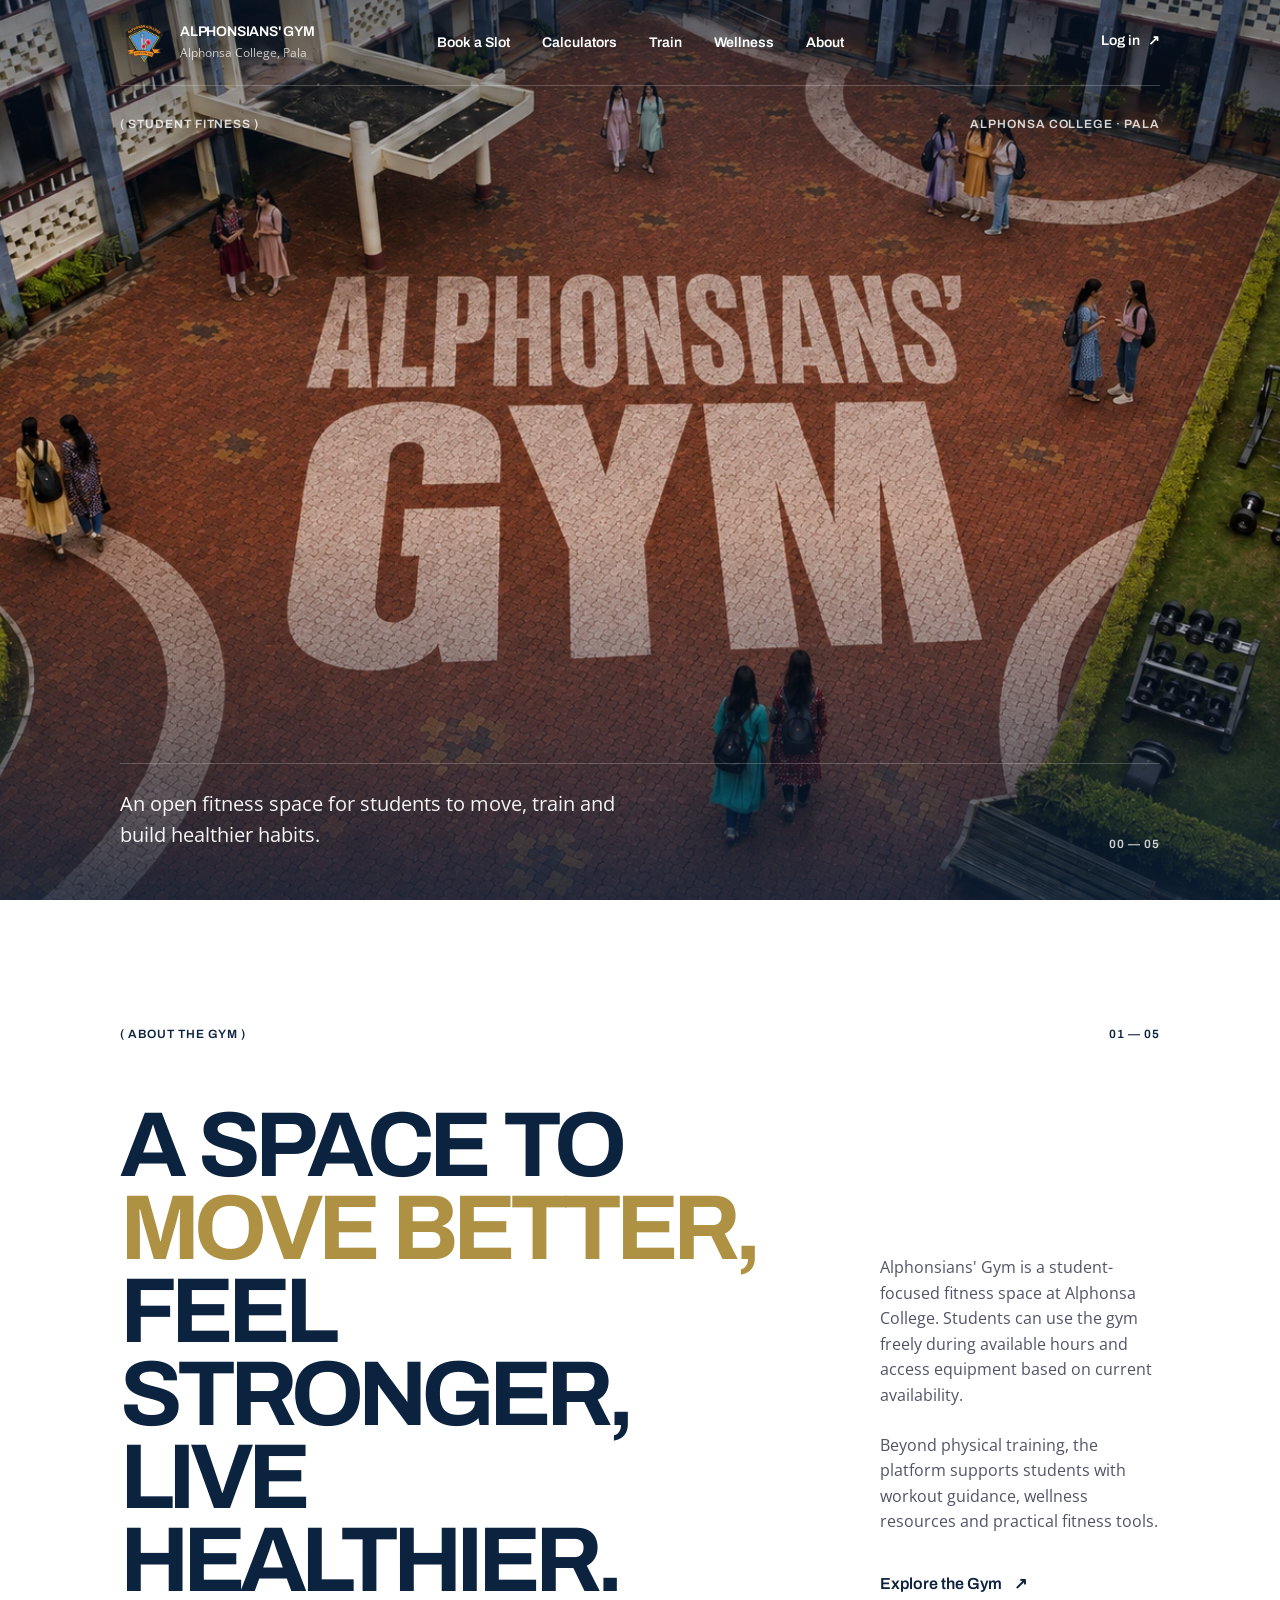
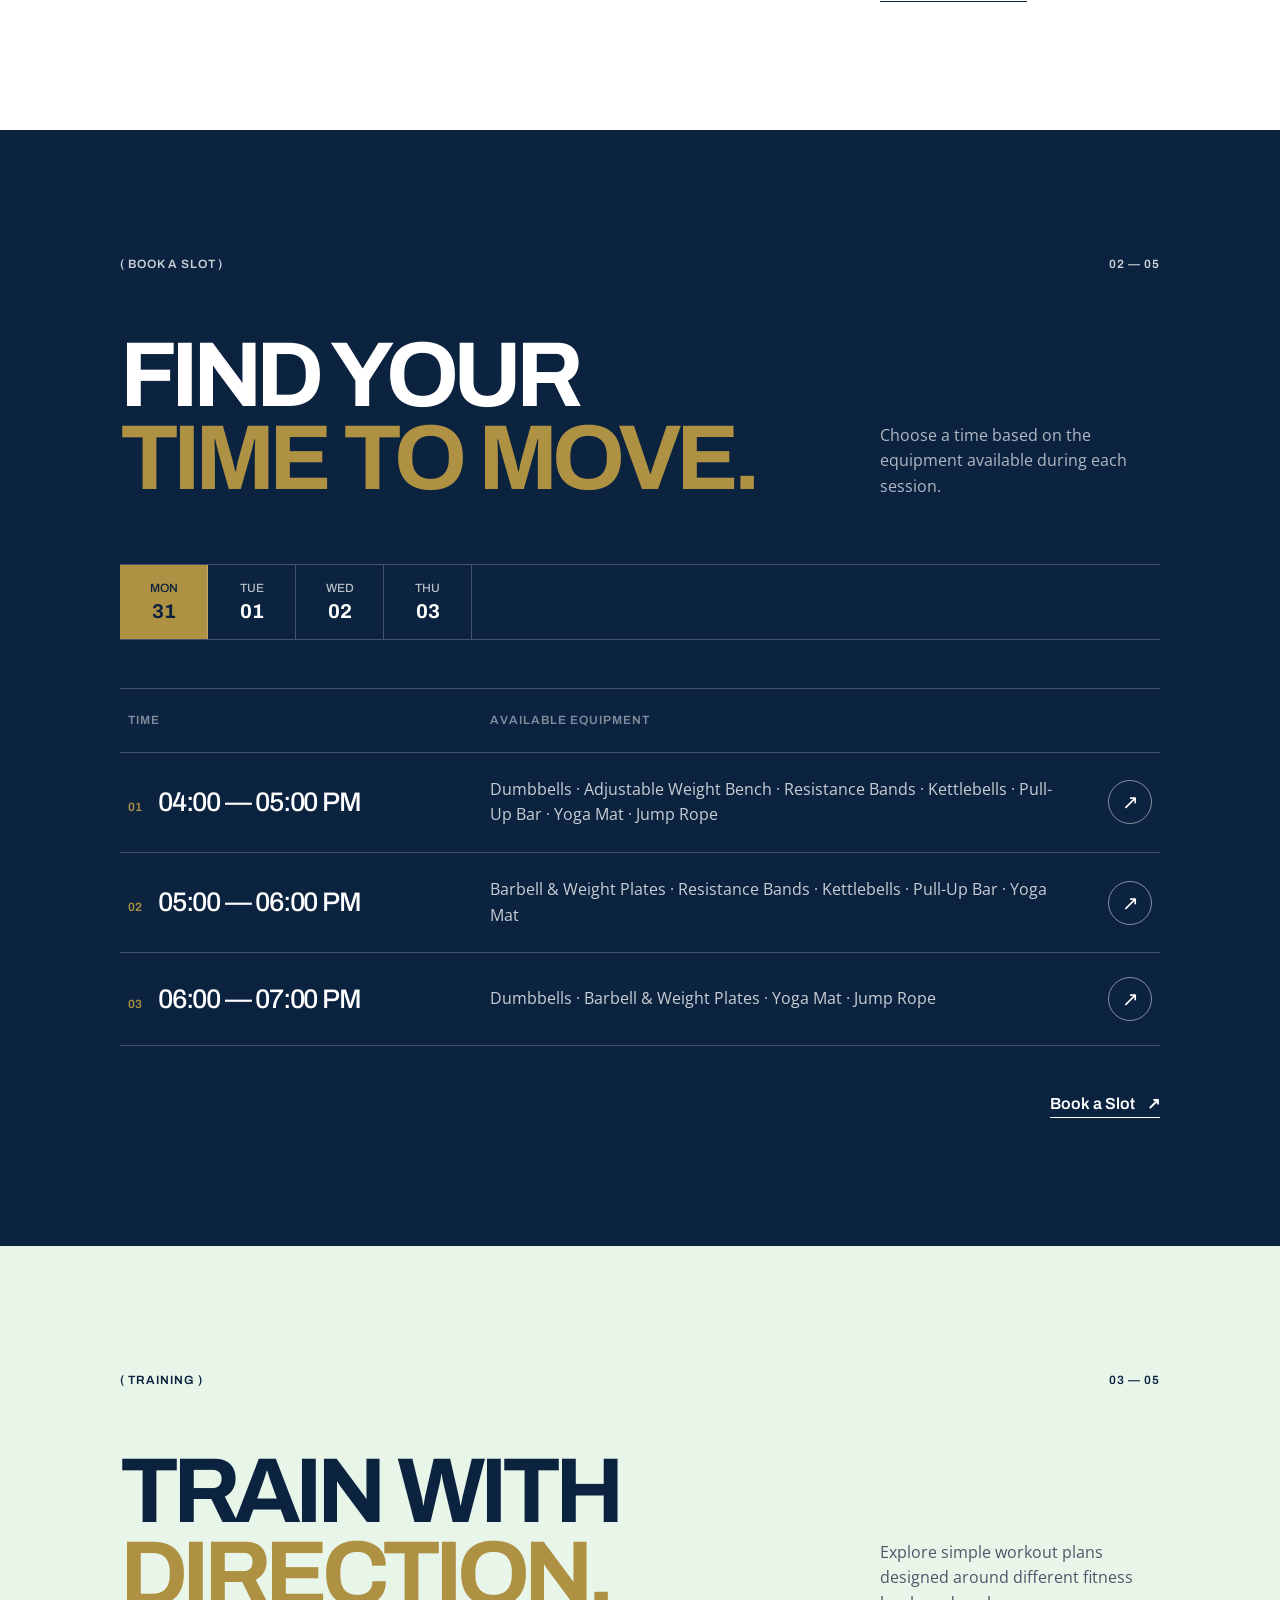
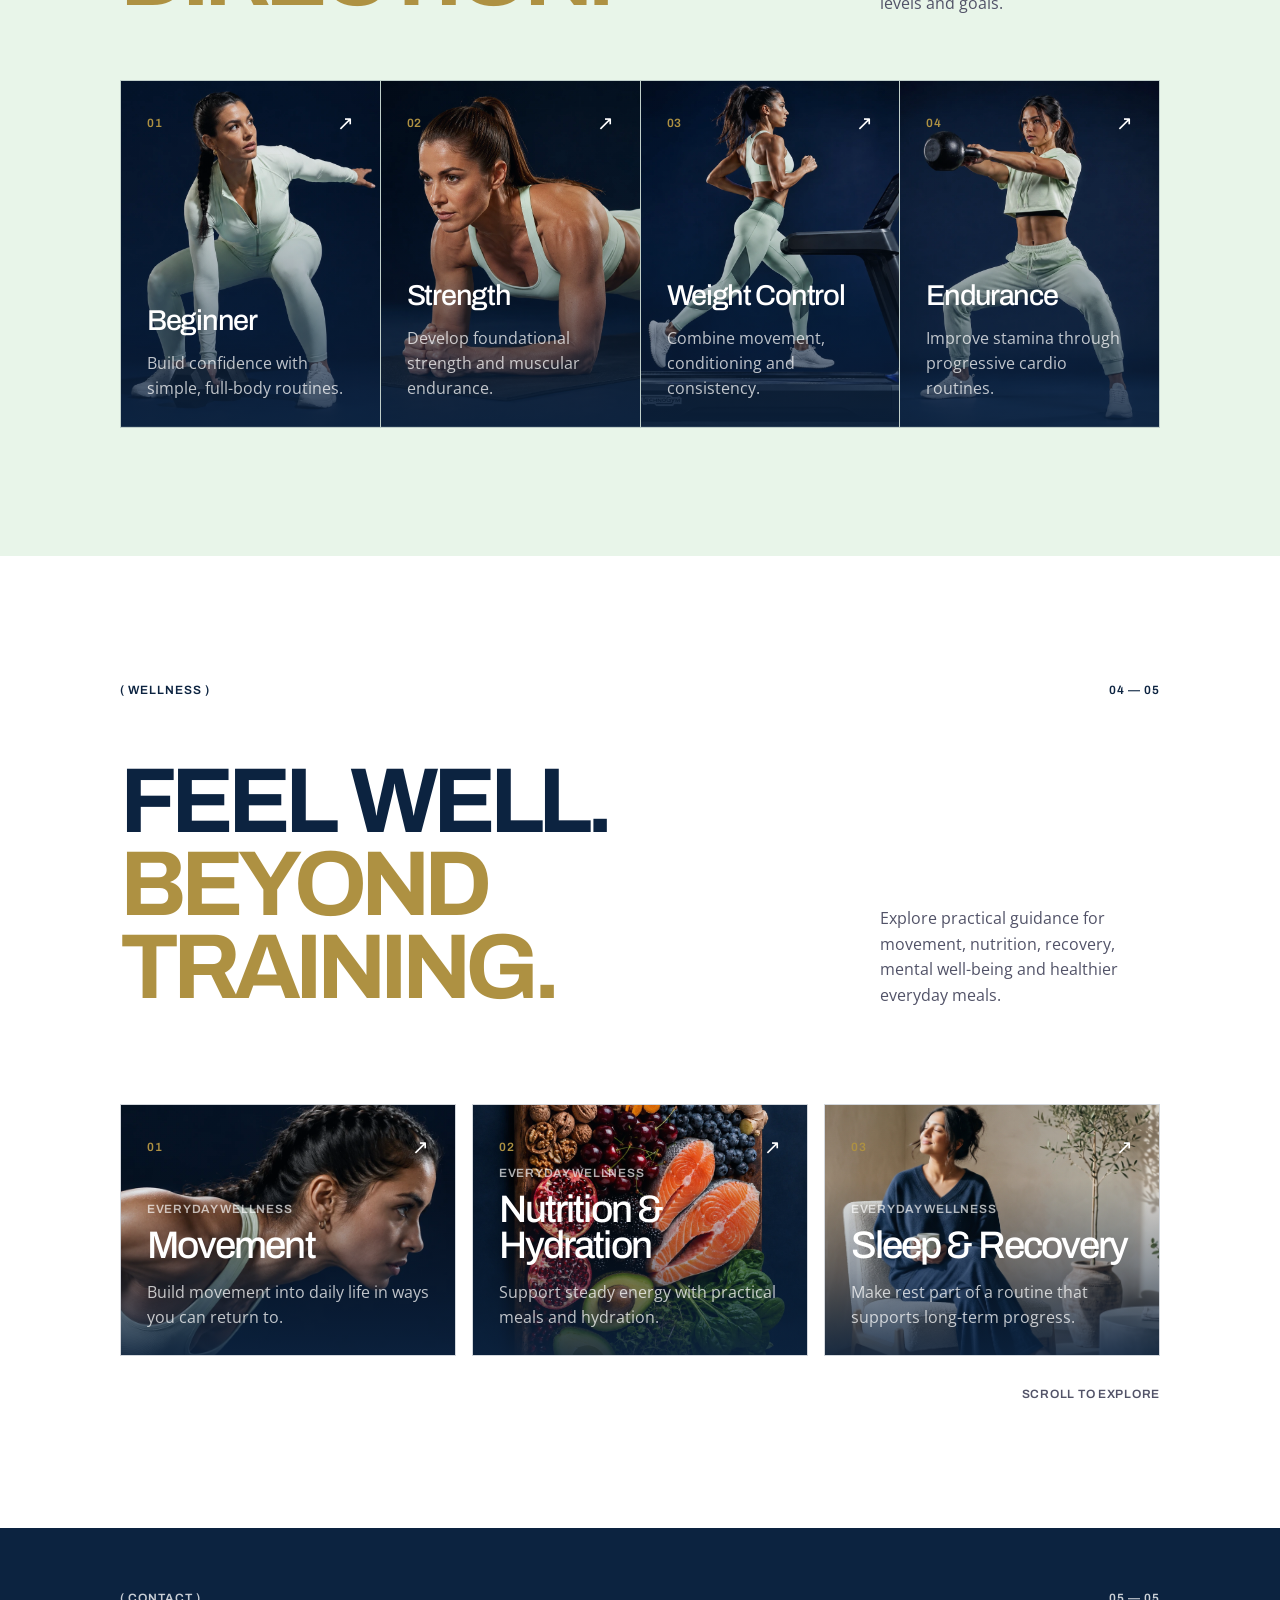
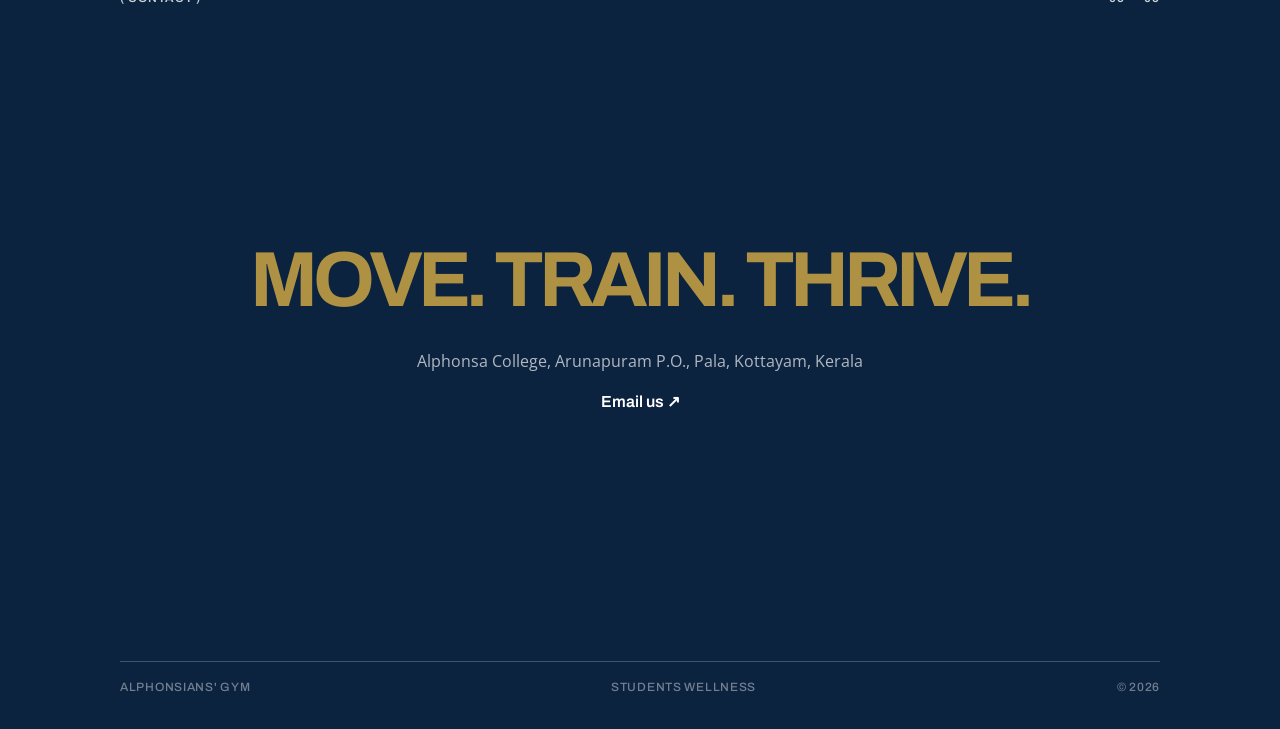
<file: index.html>
<!DOCTYPE html>
<html lang="en">

<head>

    <meta charset="UTF-8">

    <meta
        name="viewport"
        content="width=device-width, initial-scale=1.0"
    >

    <meta
        name="description"
        content="Alphonsians' Gym — student fitness and wellness at Alphonsa College, Pala."
    >

    <title>Alphonsians' Gym</title>


    <!-- ======================================================
         FONTS
    ======================================================= -->

    <link rel="preconnect" href="https://fonts.googleapis.com">

    <link
        rel="preconnect"
        href="https://fonts.gstatic.com"
        crossorigin
    >

    <link
        href="https://fonts.googleapis.com/css2?family=Archivo:wght@400;500;600;700;800&family=Open+Sans:wght@300;400;500;600;700&display=swap"
        rel="stylesheet"
    >


    <!-- ======================================================
         STYLES
    ======================================================= -->

    <link
        rel="stylesheet"
        href="style.css"
    >

    <script
        src="./components/gym-navbar.js"
        defer>
    </script>

    <script
    src="./components/gym-footer.js"
    defer
></script>

</head>


<body>

    <gym-navbar
        transparent
        transparent-until="#home">
    </gym-navbar>

    <main>


        <!-- ==================================================
             00 — HERO
        =================================================== -->

        <section
            class="hero"
            id="home"
        >


            <!-- Background -->

            <div
                class="hero-media"
                aria-hidden="true"
            >

                <div class="hero-image"></div>

                <div class="hero-shade"></div>

            </div>


            <!-- Initial Cinematic Reveal -->

            <div
                class="hero-curtain"
                aria-hidden="true"
            ></div>



            <!-- Hero Metadata -->

            <div class="hero-meta hero-reveal">

                <span class="section-count section-count--light">
                    ( Student Fitness )
                </span>

                <span>
                    Alphonsa College · Pala
                </span>

            </div>



            <!-- Hero Footer -->

            <div class="hero-footer">

                <div class="hero-description hero-reveal">

                    <p>
                        An open fitness space for students
                        to move, train and build healthier
                        habits.
                    </p>

                </div>


                <span class="section-count section-count--light">
                    00 — 05
                </span>

            </div>

        </section>



        <!-- ==================================================
             01 — ABOUT
        =================================================== -->

        <section
            class="section intro-section"
            id="about"
        >

            <div class="container">


                <!-- Section Meta -->

                <div class="section-label">

                    <span>
                        ( About the Gym )
                    </span>

                    <span class="section-count section-count--dark">
                        01 — 05
                    </span>

                </div>



                <!-- Content -->

                <div class="intro-layout">

                    <h2 class="display-heading">

                        A SPACE TO

                        <span>
                            MOVE BETTER,
                        </span>

                        FEEL STRONGER,
                        LIVE HEALTHIER.

                    </h2>


                    <div class="intro-copy">

                        <p>
                            Alphonsians' Gym is a
                            student-focused fitness space
                            at Alphonsa College. Students
                            can use the gym freely during
                            available hours and access
                            equipment based on current
                            availability.
                        </p>


                        <p>
                            Beyond physical training, the
                            platform supports students with
                            workout guidance, wellness
                            resources and practical fitness
                            tools.
                        </p>


                        <a
                            href="gym.html"
                            class="text-link"
                        >
                            Explore the Gym

                            <span aria-hidden="true">
                                ↗
                            </span>
                        </a>

                    </div>

                </div>

            </div>

        </section>



        <!-- ==================================================
             02 — BOOK A SLOT
        =================================================== -->

        <section
            class="availability-section"
            id="booking"
        >

            <div class="container">


                <!-- Section Heading -->

                <div class="availability-heading">

                    <div class="section-label light-label">

                        <span>
                            ( Book a Slot )
                        </span>

                        <span class="section-count section-count--light">
                            02 — 05
                        </span>

                    </div>



                    <div class="availability-title-row">

                        <h2>

                            FIND YOUR

                            <span>
                                TIME TO MOVE.
                            </span>

                        </h2>


                        <p>
                            Choose a time based on the
                            equipment available during
                            each session.
                        </p>

                    </div>

                </div>



                <!-- ==================================================
                     DATE SELECTOR
                =================================================== -->

                <div
                    class="date-selector"
                    aria-label="Select a date"
                >


                    <button
                        class="date-option active"
                        type="button"
                        data-date="2026-08-31"
                        aria-pressed="true"
                    >

                        <span>
                            Mon
                        </span>

                        <strong>
                            31
                        </strong>

                    </button>



                    <button
                        class="date-option"
                        type="button"
                        data-date="2026-09-01"
                        aria-pressed="false"
                    >

                        <span>
                            Tue
                        </span>

                        <strong>
                            01
                        </strong>

                    </button>



                    <button
                        class="date-option"
                        type="button"
                        data-date="2026-09-02"
                        aria-pressed="false"
                    >

                        <span>
                            Wed
                        </span>

                        <strong>
                            02
                        </strong>

                    </button>



                    <button
                        class="date-option"
                        type="button"
                        data-date="2026-09-03"
                        aria-pressed="false"
                    >

                        <span>
                            Thu
                        </span>

                        <strong>
                            03
                        </strong>

                    </button>

                </div>



                <!-- ==================================================
                     SLOT LIST
                =================================================== -->

                <div class="slot-list">


                    <!-- Column Labels -->

                    <div
                        class="slot-columns"
                        aria-hidden="true"
                    >

                        <span>
                            Time
                        </span>

                        <span>
                            Available Equipment
                        </span>

                        <span></span>

                    </div>



                    <!-- ==================================================
                         SLOT 01
                    =================================================== -->

                    <article class="slot-row">

                        <div class="slot-time">

                            <span class="slot-number">
                                01
                            </span>

                            <h3>
                                04:00 — 05:00 PM
                            </h3>

                        </div>



                        <div class="slot-equipment">

                            <span class="slot-mobile-label">
                                Available Equipment
                            </span>

                            <p>
                                Dumbbells · Adjustable Weight Bench ·
                                Resistance Bands · Kettlebells ·
                                Pull-Up Bar · Yoga Mat · Jump Rope
                            </p>

                        </div>



                        <a
                            href="booking.html?date=2026-08-31&time=16:00"
                            class="slot-arrow-link"
                            aria-label="Book the 4 PM to 5 PM time slot"
                        >
                            ↗
                        </a>

                    </article>



                    <!-- ==================================================
                         SLOT 02
                    =================================================== -->

                    <article class="slot-row">

                        <div class="slot-time">

                            <span class="slot-number">
                                02
                            </span>

                            <h3>
                                05:00 — 06:00 PM
                            </h3>

                        </div>



                        <div class="slot-equipment">

                            <span class="slot-mobile-label">
                                Available Equipment
                            </span>

                            <p>
                                Barbell & Weight Plates ·
                                Resistance Bands · Kettlebells ·
                                Pull-Up Bar · Yoga Mat
                            </p>

                        </div>



                        <a
                            href="booking.html?date=2026-08-31&time=17:00"
                            class="slot-arrow-link"
                            aria-label="Book the 5 PM to 6 PM time slot"
                        >
                            ↗
                        </a>

                    </article>



                    <!-- ==================================================
                         SLOT 03
                    =================================================== -->

                    <article class="slot-row">

                        <div class="slot-time">

                            <span class="slot-number">
                                03
                            </span>

                            <h3>
                                06:00 — 07:00 PM
                            </h3>

                        </div>



                        <div class="slot-equipment">

                            <span class="slot-mobile-label">
                                Available Equipment
                            </span>

                            <p>
                                Dumbbells · Barbell & Weight Plates ·
                                Yoga Mat · Jump Rope
                            </p>

                        </div>



                        <a
                            href="booking.html?date=2026-08-31&time=18:00"
                            class="slot-arrow-link"
                            aria-label="Book the 6 PM to 7 PM time slot"
                        >
                            ↗
                        </a>

                    </article>

                </div>



                <!-- General Booking CTA -->

                <div class="availability-footer">

                    <a
                        href="booking.html"
                        class="book-slot-link"
                    >
                        Book a Slot

                        <span aria-hidden="true">
                            ↗
                        </span>
                    </a>

                </div>

            </div>

        </section>



        <!-- ==================================================
             03 — TRAIN
        =================================================== -->

        <section
            class="section train-section"
            id="train"
        >

            <div class="container">


                <!-- Section Meta -->

                <div class="section-label">

                    <span>
                        ( Training )
                    </span>

                    <span class="section-count section-count--dark">
                        03 — 05
                    </span>

                </div>



                <!-- Section Intro -->

                <div class="train-intro">

                    <h2 class="display-heading">

                        TRAIN WITH

                        <span>
                            DIRECTION.
                        </span>

                    </h2>


                    <p>
                        Explore simple workout plans
                        designed around different fitness
                        levels and goals.
                    </p>

                </div>



                <!-- Training Cards -->

                <div class="train-grid">

                    <div class="training-list">


                        <!-- 01 — BEGINNER -->

                        <a
                            href="beginner-workout.html"
                            class="training-item"
                        >

                            <div class="training-image">

                                <img
                                    src="./img/beginner-workout.webp"
                                    alt=""
                                >

                            </div>


                            <div class="training-overlay"></div>


                            <div class="training-top">

                                <span class="training-number">
                                    01
                                </span>

                                <span
                                    class="arrow"
                                    aria-hidden="true"
                                >
                                    ↗
                                </span>

                            </div>


                            <div class="training-copy">

                                <h3>
                                    Beginner
                                </h3>

                                <p>
                                    Build confidence with
                                    simple, full-body routines.
                                </p>

                            </div>

                        </a>



                        <!-- 02 — STRENGTH -->

                        <a
                            href="strength-workout.html"
                            class="training-item"
                        >

                            <div class="training-image">

                                <img
                                    src="./img/strength-workout.webp"
                                    alt=""
                                >

                            </div>


                            <div class="training-overlay"></div>


                            <div class="training-top">

                                <span class="training-number">
                                    02
                                </span>

                                <span
                                    class="arrow"
                                    aria-hidden="true"
                                >
                                    ↗
                                </span>

                            </div>


                            <div class="training-copy">

                                <h3>
                                    Strength
                                </h3>

                                <p>
                                    Develop foundational
                                    strength and muscular
                                    endurance.
                                </p>

                            </div>

                        </a>



                        <!-- 03 — WEIGHT CONTROL -->

                        <a
                            href="weight-control.html"
                            class="training-item"
                        >

                            <div class="training-image">

                                <img
                                    src="./img/weight-control.webp"
                                    alt=""
                                >

                            </div>


                            <div class="training-overlay"></div>


                            <div class="training-top">

                                <span class="training-number">
                                    03
                                </span>

                                <span
                                    class="arrow"
                                    aria-hidden="true"
                                >
                                    ↗
                                </span>

                            </div>


                            <div class="training-copy">

                                <h3>
                                    Weight Control
                                </h3>

                                <p>
                                    Combine movement,
                                    conditioning and
                                    consistency.
                                </p>

                            </div>

                        </a>



                        <!-- 04 — ENDURANCE -->

                        <a
                            href="endurance-workout.html"
                            class="training-item"
                        >

                            <div class="training-image">

                                <img
                                    src="./img/endurance-workout.webp"
                                    alt=""
                                >

                            </div>


                            <div class="training-overlay"></div>


                            <div class="training-top">

                                <span class="training-number">
                                    04
                                </span>

                                <span
                                    class="arrow"
                                    aria-hidden="true"
                                >
                                    ↗
                                </span>

                            </div>


                            <div class="training-copy">

                                <h3>
                                    Endurance
                                </h3>

                                <p>
                                    Improve stamina through
                                    progressive cardio
                                    routines.
                                </p>

                            </div>

                        </a>

                    </div>

                </div>

            </div>

        </section>



        <!-- ==================================================
     04 — WELLNESS
=================================================== -->

<section
    class="section wellness-section"
    id="wellness"
>

    <div class="container">


        <!-- Section Meta -->

        <div class="section-label">

            <span>
                ( Wellness )
            </span>

            <span class="section-count section-count--dark">
                04 — 05
            </span>

        </div>


        <!-- Section Intro -->

        <div class="home-wellness-intro">

            <h2 class="display-heading">

                FEEL WELL.

                <span>
                    BEYOND TRAINING.
                </span>

            </h2>


            <p>
                Explore practical guidance for movement,
                nutrition, recovery, mental well-being
                and healthier everyday meals.
            </p>

        </div>


        <!-- Wellness Collection -->

        <div
            class="home-wellness-scroller"
            aria-label="Explore wellness resources"
        >


            <!-- 01 — MOVEMENT -->

            <a
                href="wellness.html#wellness-overview"
                class="home-wellness-card"
            >

                <div class="home-wellness-image">

                    <img
                        src="./img/wellness-fitness.webp"
                        alt=""
                    >

                </div>


                <div
                    class="home-wellness-overlay"
                    aria-hidden="true"
                ></div>


                <div class="home-wellness-card-top">

                    <span class="home-wellness-number">
                        01
                    </span>

                    <span
                        class="home-wellness-arrow"
                        aria-hidden="true"
                    >
                        ↗
                    </span>

                </div>


                <div class="home-wellness-card-copy">

                    <span class="home-wellness-card-meta">
                        Everyday Wellness
                    </span>

                    <h3>
                        Movement
                    </h3>

                    <p>
                        Build movement into daily life
                        in ways you can return to.
                    </p>

                </div>

            </a>



            <!-- 02 — NUTRITION + HYDRATION -->

            <a
                href="wellness.html#wellness-overview"
                class="home-wellness-card"
            >

                <div class="home-wellness-image">

                    <img
                        src="./img/wellness-nutrition.webp"
                        alt=""
                    >

                </div>


                <div
                    class="home-wellness-overlay"
                    aria-hidden="true"
                ></div>


                <div class="home-wellness-card-top">

                    <span class="home-wellness-number">
                        02
                    </span>

                    <span
                        class="home-wellness-arrow"
                        aria-hidden="true"
                    >
                        ↗
                    </span>

                </div>


                <div class="home-wellness-card-copy">

                    <span class="home-wellness-card-meta">
                        Everyday Wellness
                    </span>

                    <h3>
                        Nutrition &amp; Hydration
                    </h3>

                    <p>
                        Support steady energy with
                        practical meals and hydration.
                    </p>

                </div>

            </a>



            <!-- 03 — SLEEP + RECOVERY -->

            <a
                href="wellness.html#wellness-overview"
                class="home-wellness-card"
            >

                <div class="home-wellness-image">

                    <img
                        src="./img/wellness-recovery.webp"
                        alt=""
                    >

                </div>


                <div
                    class="home-wellness-overlay"
                    aria-hidden="true"
                ></div>


                <div class="home-wellness-card-top">

                    <span class="home-wellness-number">
                        03
                    </span>

                    <span
                        class="home-wellness-arrow"
                        aria-hidden="true"
                    >
                        ↗
                    </span>

                </div>


                <div class="home-wellness-card-copy">

                    <span class="home-wellness-card-meta">
                        Everyday Wellness
                    </span>

                    <h3>
                        Sleep &amp; Recovery
                    </h3>

                    <p>
                        Make rest part of a routine
                        that supports long-term progress.
                    </p>

                </div>

            </a>



            <!-- 04 — MENTAL WELL-BEING -->

            <a
                href="wellness.html#wellness-overview"
                class="home-wellness-card"
            >

                <div class="home-wellness-image">

                    <img
                        src="./img/wellness-mental-wellbeing.webp"
                        alt=""
                    >

                </div>


                <div
                    class="home-wellness-overlay"
                    aria-hidden="true"
                ></div>


                <div class="home-wellness-card-top">

                    <span class="home-wellness-number">
                        04
                    </span>

                    <span
                        class="home-wellness-arrow"
                        aria-hidden="true"
                    >
                        ↗
                    </span>

                </div>


                <div class="home-wellness-card-copy">

                    <span class="home-wellness-card-meta">
                        Everyday Wellness
                    </span>

                    <h3>
                        Mental Well-being
                    </h3>

                    <p>
                        Create space to reset and know
                        when reaching out can help.
                    </p>

                </div>

            </a>



            <!-- 05 — HEALTHY RECIPES -->

            <a
                href="wellness.html#healthy-recipes"
                class="home-wellness-card"
            >

                <div class="home-wellness-image">

                    <img
                        src="./img/wellness-recipes.webp"
                        alt=""
                    >

                </div>


                <div
                    class="home-wellness-overlay"
                    aria-hidden="true"
                ></div>


                <div class="home-wellness-card-top">

                    <span class="home-wellness-number">
                        05
                    </span>

                    <span
                        class="home-wellness-arrow"
                        aria-hidden="true"
                    >
                        ↗
                    </span>

                </div>


                <div class="home-wellness-card-copy">

                    <span class="home-wellness-card-meta">
                        Student-friendly Meals
                    </span>

                    <h3>
                        Healthy Recipes
                    </h3>

                    <p>
                        Explore familiar, practical meals
                        made for everyday student life.
                    </p>

                </div>

            </a>

        </div>


        <!-- Section Footer -->

        <div class="home-wellness-footer">

            <p>
                Scroll to explore
            </p>

        </div>

    </div>

</section>

    </main>



    <!-- ======================================================
         05 — FOOTER
    ======================================================= -->

    <gym-footer
    label="Contact"
    count="05 — 05"></gym-footer>


    <!-- ======================================================
         SCRIPT
    ======================================================= -->

    <script src="script.js"></script>

</body>

</html>
</file>
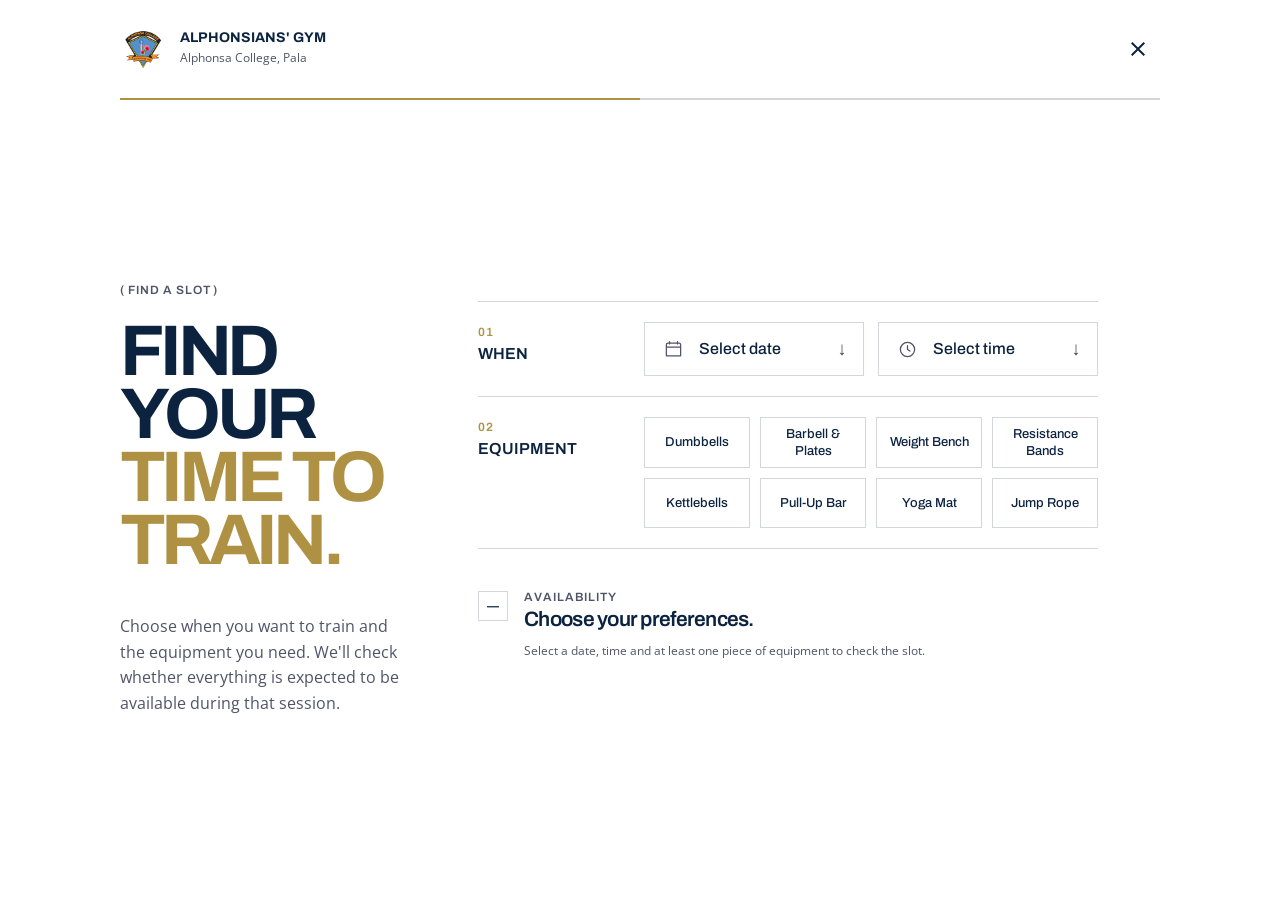
<file: booking.html>
<!DOCTYPE html>
<html lang="en">

<head>

    <meta charset="UTF-8">

    <meta
        name="viewport"
        content="width=device-width, initial-scale=1.0"
    >

    <meta
        name="description"
        content="Book a training session at Alphonsians' Gym, Alphonsa College, Pala."
    >

    <title>Book a Slot | Alphonsians' Gym</title>


    <!-- ======================================================
         FONTS
    ======================================================= -->

    <link
        rel="preconnect"
        href="https://fonts.googleapis.com"
    >

    <link
        rel="preconnect"
        href="https://fonts.gstatic.com"
        crossorigin
    >

    <link
        href="https://fonts.googleapis.com/css2?family=Archivo:wght@400;500;600;700;800&family=Open+Sans:wght@400;500;600&display=swap"
        rel="stylesheet"
    >


    <!-- ======================================================
         GLOBAL STYLES
    ======================================================= -->

    <link
        rel="stylesheet"
        href="style.css"
    >


    <!-- ======================================================
         BOOKING STYLES
    ======================================================= -->

    <link
        rel="stylesheet"
        href="booking.css"
    >

</head>


<body class="booking-page">


    <!-- ======================================================
         BOOKING SHELL
    ======================================================= -->

    <main class="booking-shell">


        <!-- ==================================================
             TOP
        =================================================== -->

        <div class="login-top">


            <!-- Brand -->

            <a
                href="index.html"
                class="login-brand"
                aria-label="Return to Alphonsians' Gym homepage"
            >

                <img
                    src="./img/alphonsa-logo.webp"
                    alt=""
                >

                <span>

                    <strong>
                        Alphonsians' Gym
                    </strong>

                    <small>
                        Alphonsa College, Pala
                    </small>

                </span>

            </a>


            <!-- Close -->

            <a
                href="index.html"
                class="login-close"
                id="bookingClose"
                aria-label="Close booking and return to home"
            >

                <svg
                    xmlns="http://www.w3.org/2000/svg"
                    viewBox="0 -960 960 960"
                    aria-hidden="true"
                >
                    <path
                        d="m256-200-56-56 224-224-224-224 56-56 224 224 224-224 56 56-224 224 224 224-56 56-224-224-224 224Z"
                    />
                </svg>

            </a>

        </div>



        <!-- ==================================================
             PROGRESS
        =================================================== -->

        <div
            class="booking-progress"
            aria-label="Booking progress"
        >

            <div
                class="booking-progress-track"
                aria-hidden="true"
            >

                <span id="progressBar"></span>

            </div>

        </div>

        <!-- ==================================================
             BOOKING VIEWPORT
        =================================================== -->

        <div
            class="booking-viewport"
            id="bookingViewport"
        >

            <div
                class="booking-track"
                id="bookingTrack"
            >


                <!-- ==========================================
                     STATE 01 — FIND A SLOT
                =========================================== -->

                <section
                    class="booking-stage booking-stage--finder active"
                    data-step="1"
                    aria-labelledby="bookingTitle"
                    aria-hidden="false"
                >

                    <div class="booking-stage-grid">


                        <!-- ==================================
                             LEFT — INTRO
                        =================================== -->

                        <div class="booking-stage-heading">

                            <span class="stage-eyebrow">
                                ( Find a Slot )
                            </span>


                            <h1 id="bookingTitle">

                                FIND YOUR

                                <span>
                                    TIME TO TRAIN.
                                </span>

                            </h1>


                            <p class="booking-intro">
                                Choose when you want to train and
                                the equipment you need. We'll check
                                whether everything is expected to be
                                available during that session.
                            </p>

                        </div>



                        <!-- ==================================
                             RIGHT — FILTER PANEL
                        =================================== -->

                        <div
                            class="booking-filter-panel"
                            id="bookingFilters"
                        >


                            <!-- ==============================
                                 01 — WHEN
                            =============================== -->

                            <div class="filter-group booking-when-group">


                                <!-- Label -->

                                <div class="filter-label">

                                    <span>
                                        01
                                    </span>

                                    <p>
                                        When
                                    </p>

                                </div>



                                <!-- Date + Time -->

                                <div class="booking-when-options">


                                    <!-- ======================
                                         DATE
                                    ======================= -->

                                    <div class="booking-dropdown date-dropdown">


                                        <!-- Date Trigger -->

                                        <button
                                            type="button"
                                            class="booking-select"
                                            id="dateSelect"
                                            aria-expanded="false"
                                            aria-controls="dateDropdownPanel"
                                        >

                                            <span
                                                class="booking-select-icon"
                                                aria-hidden="true"
                                            >

                                                <svg viewBox="0 0 24 24">

                                                    <path
                                                        d="M7 2v3M17 2v3M3.5 9h17M5 4h14a2 2 0 0 1 2 2v14H3V6a2 2 0 0 1 2-2Z"
                                                    />

                                                </svg>

                                            </span>


                                            <span
                                                class="booking-select-value"
                                                id="dateSelectValue"
                                            >
                                                Select date
                                            </span>


                                            <span
                                                class="booking-select-chevron"
                                                aria-hidden="true"
                                            >
                                                ↓
                                            </span>

                                        </button>



                                        <!-- Calendar Dropdown -->

                                        <div
                                            class="booking-dropdown-panel calendar-panel"
                                            id="dateDropdownPanel"
                                            hidden
                                        >


                                            <!-- Calendar Header -->

                                            <div class="calendar-header">

                                                <button
                                                    type="button"
                                                    class="calendar-nav"
                                                    id="calendarPrevious"
                                                    aria-label="Previous month"
                                                >
                                                    ←
                                                </button>


                                                <strong id="calendarMonth">
                                                    September 2026
                                                </strong>


                                                <button
                                                    type="button"
                                                    class="calendar-nav"
                                                    id="calendarNext"
                                                    aria-label="Next month"
                                                >
                                                    →
                                                </button>

                                            </div>



                                            <!-- Weekdays -->

                                            <div
                                                class="calendar-weekdays"
                                                aria-hidden="true"
                                            >

                                                <span>Su</span>
                                                <span>Mo</span>
                                                <span>Tu</span>
                                                <span>We</span>
                                                <span>Th</span>
                                                <span>Fr</span>
                                                <span>Sa</span>

                                            </div>



                                            <!-- Calendar Days -->

                                            <div
                                                class="calendar-grid"
                                                id="calendarGrid"
                                                aria-label="Choose booking date"
                                            >
                                                <!-- Generated by booking.js -->
                                            </div>


                                        </div>
                                        <!-- /.calendar-panel -->


                                    </div>
                                    <!-- /.date-dropdown -->



                                    <!-- ======================
                                         TIME
                                    ======================= -->

                                    <div class="booking-dropdown time-dropdown">


                                        <!-- Time Trigger -->

                                        <button
                                            type="button"
                                            class="booking-select"
                                            id="timeSelect"
                                            aria-expanded="false"
                                            aria-controls="timeDropdownPanel"
                                        >

                                            <span
                                                class="booking-select-icon"
                                                aria-hidden="true"
                                            >

                                                <svg viewBox="0 0 24 24">

                                                    <circle
                                                        cx="12"
                                                        cy="12"
                                                        r="9"
                                                    />

                                                    <path
                                                        d="M12 7v5l3 2"
                                                    />

                                                </svg>

                                            </span>


                                            <span
                                                class="booking-select-value"
                                                id="timeSelectValue"
                                            >
                                                Select time
                                            </span>


                                            <span
                                                class="booking-select-chevron"
                                                aria-hidden="true"
                                            >
                                                ↓
                                            </span>

                                        </button>



                                        <!-- Time Dropdown -->

                                        <div
                                            class="booking-dropdown-panel time-panel"
                                            id="timeDropdownPanel"
                                            hidden
                                        >


                                            <div class="time-panel-header">

                                                <span>
                                                    Training Sessions
                                                </span>

                                            </div>



                                            <div
                                                class="time-scroll"
                                                id="timeScroll"
                                                role="listbox"
                                                aria-label="Choose a training time"
                                            >


                                                <!-- 04:00 PM -->

                                                <button
                                                    type="button"
                                                    class="time-scroll-option"
                                                    data-time="16:00"
                                                    data-label="04:00 — 05:00 PM"
                                                    aria-selected="false"
                                                    role="option"
                                                >

                                                    <span class="time-scroll-time">
                                                        04:00 PM
                                                    </span>

                                                    <span class="time-scroll-session">
                                                        Until 05:00 PM
                                                    </span>

                                                </button>



                                                <!-- 05:00 PM -->

                                                <button
                                                    type="button"
                                                    class="time-scroll-option"
                                                    data-time="17:00"
                                                    data-label="05:00 — 06:00 PM"
                                                    aria-selected="false"
                                                    role="option"
                                                >

                                                    <span class="time-scroll-time">
                                                        05:00 PM
                                                    </span>

                                                    <span class="time-scroll-session">
                                                        Until 06:00 PM
                                                    </span>

                                                </button>



                                                <!-- 06:00 PM -->

                                                <button
                                                    type="button"
                                                    class="time-scroll-option"
                                                    data-time="18:00"
                                                    data-label="06:00 — 07:00 PM"
                                                    aria-selected="false"
                                                    role="option"
                                                >

                                                    <span class="time-scroll-time">
                                                        06:00 PM
                                                    </span>

                                                    <span class="time-scroll-session">
                                                        Until 07:00 PM
                                                    </span>

                                                </button>


                                            </div>


                                        </div>
                                        <!-- /.time-panel -->


                                    </div>
                                    <!-- /.time-dropdown -->


                                </div>
                                <!-- /.booking-when-options -->


                            </div>
                            <!-- /.booking-when-group -->



                            <!-- ==============================
                                 02 — EQUIPMENT
                            =============================== -->

                            <div
                                class="filter-group equipment-filter-group"
                                role="group"
                                aria-labelledby="equipmentFilterLabel"
                            >


                                <!-- Label -->

                                <div class="filter-label">

                                    <span>
                                        02
                                    </span>

                                    <p id="equipmentFilterLabel">
                                        Equipment
                                    </p>

                                </div>



                                <!-- Options -->

                                <div
                                    class="filter-options equipment-filter-options"
                                    id="equipmentFilterOptions"
                                >


                                    <!-- Dumbbells -->

                                    <button
                                        type="button"
                                        class="filter-option equipment-filter"
                                        data-equipment="dumbbells"
                                        aria-pressed="false"
                                    >
                                        Dumbbells
                                    </button>



                                    <!-- Barbell -->

                                    <button
                                        type="button"
                                        class="filter-option equipment-filter"
                                        data-equipment="barbell"
                                        aria-pressed="false"
                                    >
                                        Barbell & Plates
                                    </button>



                                    <!-- Bench -->

                                    <button
                                        type="button"
                                        class="filter-option equipment-filter"
                                        data-equipment="bench"
                                        aria-pressed="false"
                                    >
                                        Weight Bench
                                    </button>



                                    <!-- Bands -->

                                    <button
                                        type="button"
                                        class="filter-option equipment-filter"
                                        data-equipment="bands"
                                        aria-pressed="false"
                                    >
                                        Resistance Bands
                                    </button>



                                    <!-- Kettlebells -->

                                    <button
                                        type="button"
                                        class="filter-option equipment-filter"
                                        data-equipment="kettlebells"
                                        aria-pressed="false"
                                    >
                                        Kettlebells
                                    </button>



                                    <!-- Pull-Up Bar -->

                                    <button
                                        type="button"
                                        class="filter-option equipment-filter"
                                        data-equipment="pullup"
                                        aria-pressed="false"
                                    >
                                        Pull-Up Bar
                                    </button>



                                    <!-- Yoga Mat -->

                                    <button
                                        type="button"
                                        class="filter-option equipment-filter"
                                        data-equipment="mat"
                                        aria-pressed="false"
                                    >
                                        Yoga Mat
                                    </button>



                                    <!-- Jump Rope -->

                                    <button
                                        type="button"
                                        class="filter-option equipment-filter"
                                        data-equipment="rope"
                                        aria-pressed="false"
                                    >
                                        Jump Rope
                                    </button>


                                </div>


                            </div>
                            <!-- /.equipment-filter-group -->



                            <!-- ==============================
                                 AVAILABILITY
                            =============================== -->

                            <section
                                class="availability-result"
                                id="availabilityResult"
                                aria-live="polite"
                                aria-atomic="true"
                            >


                                <!-- ==========================
                                     DEFAULT / INCOMPLETE
                                =========================== -->

                                <div
                                    class="availability-state availability-state--empty"
                                    id="availabilityEmpty"
                                >

                                    <div class="result-status">


                                        <span
                                            class="result-status-mark"
                                            aria-hidden="true"
                                        >
                                            —
                                        </span>


                                        <div>

                                            <span class="result-kicker">
                                                Availability
                                            </span>


                                            <h2>
                                                Choose your preferences.
                                            </h2>

                                        </div>


                                    </div>


                                    <p>
                                        Select a date, time and at least
                                        one piece of equipment to check
                                        the slot.
                                    </p>

                                </div>



                                <!-- ==========================
                                     AVAILABLE
                                =========================== -->

                                <div
                                    class="availability-state availability-state--available"
                                    id="availabilityAvailable"
                                    hidden
                                >


                                    <div class="result-status">


                                        <span
                                            class="result-status-mark"
                                            aria-hidden="true"
                                        >
                                            ✓
                                        </span>


                                        <div>

                                            <span class="result-kicker">
                                                Available
                                            </span>


                                            <h2>
                                                Everything you need is available.
                                            </h2>

                                        </div>


                                    </div>



                                    <!-- Selection Summary -->

                                    <div class="availability-summary">


                                        <!-- Date -->

                                        <div class="summary-item">

                                            <span>
                                                Date
                                            </span>

                                            <strong id="resultDate">
                                                —
                                            </strong>

                                        </div>



                                        <!-- Time -->

                                        <div class="summary-item">

                                            <span>
                                                Time
                                            </span>

                                            <strong id="resultTime">
                                                —
                                            </strong>

                                        </div>



                                        <!-- Equipment -->

                                        <div
                                            class="summary-item summary-item--equipment"
                                        >

                                            <span>
                                                Equipment
                                            </span>

                                            <strong id="resultEquipment">
                                                —
                                            </strong>

                                        </div>


                                    </div>



                                    <!-- Confirm -->

                                    <div class="availability-actions">

                                        <button
                                            type="button"
                                            class="confirm-booking"
                                            id="confirmBooking"
                                        >

                                            Confirm booking

                                            <span aria-hidden="true">
                                                ↗
                                            </span>

                                        </button>

                                    </div>


                                </div>



                                <!-- ==========================
                                     CONFLICT
                                =========================== -->

                                <div
                                    class="availability-state availability-state--conflict"
                                    id="availabilityConflict"
                                    hidden
                                >


                                    <div class="result-status">


                                        <span
                                            class="result-status-mark"
                                            aria-hidden="true"
                                        >
                                            !
                                        </span>


                                        <div>

                                            <span class="result-kicker">
                                                Partial Match
                                            </span>


                                            <h2>
                                                This slot doesn't match everything.
                                            </h2>

                                        </div>


                                    </div>



                                    <!-- Conflict Message -->

                                    <p
                                        class="conflict-message"
                                        id="conflictMessage"
                                    >
                                        Some of your selected equipment
                                        is not expected to be available
                                        during this slot.
                                    </p>



                                    <!-- Alternative Priority -->

                                    <div class="alternative-priority">

                                        <span>
                                            Find alternatives that keep
                                        </span>


                                        <div
                                            class="priority-options"
                                            id="priorityOptions"
                                            role="group"
                                            aria-label="Choose what to prioritise"
                                        >


                                            <button
                                                type="button"
                                                class="priority-option active"
                                                data-priority="date"
                                                aria-pressed="true"
                                            >
                                                My date
                                            </button>


                                            <button
                                                type="button"
                                                class="priority-option"
                                                data-priority="time"
                                                aria-pressed="false"
                                            >
                                                My time
                                            </button>


                                            <button
                                                type="button"
                                                class="priority-option"
                                                data-priority="equipment"
                                                aria-pressed="false"
                                            >
                                                My equipment
                                            </button>


                                        </div>

                                    </div>



                                    <!-- Alternatives -->

                                    <div
                                        class="alternative-list"
                                        id="alternativeList"
                                    >
                                        <!-- Generated by booking.js -->
                                    </div>


                                </div>


                            </section>
                            <!-- /.availability-result -->


                        </div>
                        <!-- /.booking-filter-panel -->


                    </div>
                    <!-- /.booking-stage-grid -->


                </section>
                <!-- /STATE 01 -->



                <!-- ==========================================
                     STATE 02 — CONFIRMED
                =========================================== -->

                <section
                    class="booking-stage confirmation-stage"
                    data-step="2"
                    aria-labelledby="confirmationTitle"
                    aria-hidden="true"
                >

                    <div class="confirmation-content">


                        <h2 id="confirmationTitle">

                            YOU'RE

                            <span>
                                ALL SET.
                            </span>

                        </h2>


                        <p class="stage-eyebrow">
                            ( Your booking for the training session has been confirmed )
                        </p>



                        <!-- ==============================
                             CONFIRMATION SUMMARY
                        =============================== -->

                        <div class="confirmation-summary">


                            <!-- Date -->

                            <div class="confirmation-summary-row">

                                <span>
                                    Date
                                </span>

                                <strong id="confirmationDate">
                                    —
                                </strong>

                            </div>



                            <!-- Time -->

                            <div class="confirmation-summary-row">

                                <span>
                                    Time
                                </span>

                                <strong id="confirmationTime">
                                    —
                                </strong>

                            </div>



                            <!-- Equipment -->

                            <div class="confirmation-summary-row">

                                <span>
                                    Equipment
                                </span>

                                <strong id="confirmationEquipment">
                                    —
                                </strong>

                            </div>


                        </div>


                    </div>


                </section>
                <!-- /STATE 02 -->


            </div>
            <!-- /.booking-track -->


        </div>
        <!-- /.booking-viewport -->



        <!-- ==================================================
             ACCESSIBILITY STATUS
        =================================================== -->

        <p
            class="booking-status"
            id="bookingStatus"
            aria-live="polite"
            aria-atomic="true"
        ></p>


    </main>
    <!-- /.booking-shell -->



    <!-- ======================================================
         BOOKING SCRIPT
    ======================================================= -->

    <script src="booking.js"></script>

</body>

</html>
</file>
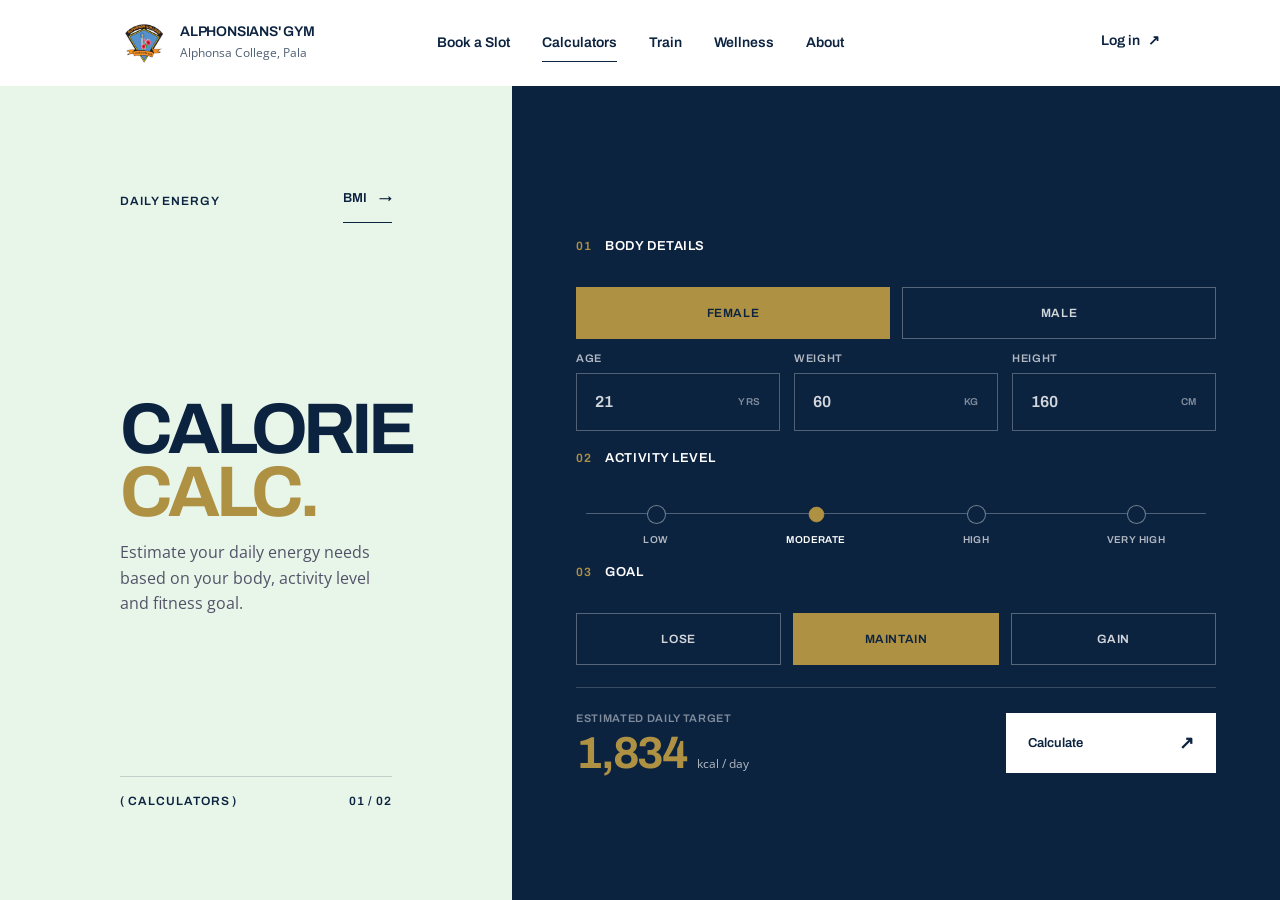
<file: calculators.html>
<!DOCTYPE html>
<html lang="en">

<head>

    <meta charset="UTF-8">

    <meta
        name="viewport"
        content="width=device-width, initial-scale=1.0"
    >

    <meta
        name="description"
        content="Use the calorie and BMI calculators from Alphonsians' Gym, Alphonsa College, Pala."
    >

    <title>Calculators | Alphonsians' Gym</title>


    <!-- ======================================================
         FONTS
    ======================================================= -->

    <link
        rel="preconnect"
        href="https://fonts.googleapis.com"
    >

    <link
        rel="preconnect"
        href="https://fonts.gstatic.com"
        crossorigin
    >

    <link
        href="https://fonts.googleapis.com/css2?family=Archivo:wght@400;500;600;700;800&family=Open+Sans:wght@400;500;600&display=swap"
        rel="stylesheet"
    >


    <!-- ======================================================
         GLOBAL STYLES
    ======================================================= -->

    <link
        rel="stylesheet"
        href="style.css"
    >


    <!-- ======================================================
         CALCULATORS PAGE STYLES
    ======================================================= -->

    <link
        rel="stylesheet"
        href="calculators.css"
    >


    <!-- ======================================================
         REUSABLE NAVBAR
    ======================================================= -->

    <script
        src="./components/gym-navbar.js"
        defer
    ></script>

</head>


<body class="calculators-page">


    <!-- ======================================================
         NAVIGATION
    ======================================================= -->

    <gym-navbar current="calculators"></gym-navbar>


    <!-- ======================================================
         MAIN
    ======================================================= -->

    <main class="calculators-main">


        <!-- ==================================================
             CALCULATOR VIEWPORT
        =================================================== -->

        <div
            class="calculators-viewport"
            id="calculatorsViewport"
        >


            <!-- ==============================================
                 HORIZONTAL TRACK
            =============================================== -->

            <div
                class="calculators-track"
                id="calculatorsTrack"
            >


                <!-- ==========================================
                     01 — CALORIE CALCULATOR
                =========================================== -->

                <section
                    class="calculator-slide calorie-slide"
                    id="calorieCalculator"
                    data-calculator="0"
                    aria-labelledby="calorieTitle"
                    aria-hidden="false"
                >


                    <!-- ======================================
                         LEFT — CALCULATOR INTRO
                    ======================================= -->

                    <div class="calculator-intro calculator-intro--light">


                        <!-- Top Meta -->

                        <div class="calculator-intro-top">

                            <span>
                                Daily Energy
                            </span>

                            <button
                                class="calculator-switch-link"
                                id="nextCalculator"
                                type="button"
                                aria-controls="bmiCalculator"
                            >
                                <span>
                                    BMI
                                </span>

                                <span aria-hidden="true">
                                    →
                                </span>
                            </button>

                        </div>


                        <!-- Main Intro -->

                        <div class="calculator-intro-main">

                            <h1
                                class="calculator-title"
                                id="calorieTitle"
                            >
                                <span class="calculator-title-primary">
                                    CALORIE
                                </span>

                                <span class="calculator-title-accent">
                                    CALC.
                                </span>
                            </h1>


                            <p class="calculator-description">
                                Estimate your daily energy needs
                                based on your body, activity level
                                and fitness goal.
                            </p>

                        </div>


                        <!-- Bottom Meta -->

                        <div class="calculator-intro-bottom">

                            <span>
                                ( Calculators )
                            </span>

                            <span>
                                01 / 02
                            </span>

                        </div>

                    </div>



                    <!-- ======================================
                         RIGHT — CALORIE CALCULATOR
                    ======================================= -->

                    <div class="calculator-workspace calculator-workspace--dark">


                        <!-- ==================================
                             CALORIE FORM
                        =================================== -->

                        <form
                            class="calculator-form calorie-form"
                            id="calorieForm"
                        >


                            <!-- ==============================
                                 01 — BODY DETAILS
                            =============================== -->

                            <fieldset class="calculator-group">


                                <legend class="calculator-group-label">

                                    <span>
                                        01
                                    </span>

                                    <strong>
                                        Body Details
                                    </strong>

                                </legend>


                                <!-- Gender -->

                                <div class="gender-options">


                                    <!-- Female -->

                                    <label class="choice-button">

                                        <input
                                            type="radio"
                                            name="gender"
                                            value="female"
                                            checked
                                        >

                                        <span>
                                            Female
                                        </span>

                                    </label>


                                    <!-- Male -->

                                    <label class="choice-button">

                                        <input
                                            type="radio"
                                            name="gender"
                                            value="male"
                                        >

                                        <span>
                                            Male
                                        </span>

                                    </label>

                                </div>


                                <!-- Measurements -->

                                <div class="measurement-grid">


                                    <!-- Age -->

                                    <label class="measurement-field">

                                        <span class="field-label">
                                            Age
                                        </span>

                                        <span class="field-input">

                                            <input
                                                type="number"
                                                id="calorieAge"
                                                name="age"
                                                min="15"
                                                max="100"
                                                value="21"
                                                required
                                            >

                                            <span>
                                                YRS
                                            </span>

                                        </span>

                                    </label>


                                    <!-- Weight -->

                                    <label class="measurement-field">

                                        <span class="field-label">
                                            Weight
                                        </span>

                                        <span class="field-input">

                                            <input
                                                type="number"
                                                id="calorieWeight"
                                                name="weight"
                                                min="30"
                                                max="250"
                                                value="60"
                                                required
                                            >

                                            <span>
                                                KG
                                            </span>

                                        </span>

                                    </label>


                                    <!-- Height -->

                                    <label class="measurement-field">

                                        <span class="field-label">
                                            Height
                                        </span>

                                        <span class="field-input">

                                            <input
                                                type="number"
                                                id="calorieHeight"
                                                name="height"
                                                min="120"
                                                max="220"
                                                value="160"
                                                required
                                            >

                                            <span>
                                                CM
                                            </span>

                                        </span>

                                    </label>

                                </div>

                            </fieldset>



                            <!-- ==============================
                                 02 — ACTIVITY LEVEL
                            =============================== -->

                            <fieldset class="calculator-group">


                                <legend class="calculator-group-label">

                                    <span>
                                        02
                                    </span>

                                    <strong>
                                        Activity Level
                                    </strong>

                                </legend>


                                <div class="activity-options">


                                    <!-- Low -->

                                    <label class="activity-option">

                                        <input
                                            type="radio"
                                            name="activity"
                                            value="low"
                                        >

                                        <span class="activity-marker"></span>

                                        <span class="activity-label">
                                            Low
                                        </span>

                                    </label>


                                    <!-- Moderate -->

                                    <label class="activity-option">

                                        <input
                                            type="radio"
                                            name="activity"
                                            value="moderate"
                                            checked
                                        >

                                        <span class="activity-marker"></span>

                                        <span class="activity-label">
                                            Moderate
                                        </span>

                                    </label>


                                    <!-- High -->

                                    <label class="activity-option">

                                        <input
                                            type="radio"
                                            name="activity"
                                            value="high"
                                        >

                                        <span class="activity-marker"></span>

                                        <span class="activity-label">
                                            High
                                        </span>

                                    </label>


                                    <!-- Very High -->

                                    <label class="activity-option">

                                        <input
                                            type="radio"
                                            name="activity"
                                            value="very-high"
                                        >

                                        <span class="activity-marker"></span>

                                        <span class="activity-label">
                                            Very High
                                        </span>

                                    </label>

                                </div>

                            </fieldset>



                            <!-- ==============================
                                 03 — GOAL
                            =============================== -->

                            <fieldset class="calculator-group">


                                <legend class="calculator-group-label">

                                    <span>
                                        03
                                    </span>

                                    <strong>
                                        Goal
                                    </strong>

                                </legend>


                                <div class="goal-options">


                                    <!-- Lose -->

                                    <label class="choice-button">

                                        <input
                                            type="radio"
                                            name="goal"
                                            value="lose"
                                        >

                                        <span>
                                            Lose
                                        </span>

                                    </label>


                                    <!-- Maintain -->

                                    <label class="choice-button">

                                        <input
                                            type="radio"
                                            name="goal"
                                            value="maintain"
                                            checked
                                        >

                                        <span>
                                            Maintain
                                        </span>

                                    </label>


                                    <!-- Gain -->

                                    <label class="choice-button">

                                        <input
                                            type="radio"
                                            name="goal"
                                            value="gain"
                                        >

                                        <span>
                                            Gain
                                        </span>

                                    </label>

                                </div>

                            </fieldset>



                            <!-- ==============================
                                 RESULT + ACTION
                            =============================== -->

                            <div class="calculator-result-row">


                                <!-- Result -->

                                <div class="calorie-result">

                                    <span class="result-label">
                                        Estimated Daily Target
                                    </span>


                                    <div class="result-number">

                                        <strong
                                            id="calorieResult"
                                            aria-live="polite"
                                        >
                                            1,834
                                        </strong>

                                        <span>
                                            kcal / day
                                        </span>

                                    </div>

                                </div>


                                <!-- Calculate -->

                                <button
                                    class="calculator-button calculator-button--light"
                                    type="button"
                                    id="calculateCalories"
                                >

                                    <span>
                                        Calculate
                                    </span>

                                    <span aria-hidden="true">
                                        ↗
                                    </span>

                                </button>

                            </div>

                        </form>

                    </div>

                </section>



                <!-- ==========================================
                     02 — BMI CALCULATOR
                =========================================== -->

                <section
                    class="calculator-slide bmi-slide"
                    id="bmiCalculator"
                    data-calculator="1"
                    aria-labelledby="bmiTitle"
                    aria-hidden="true"
                >


                    <!-- ======================================
                         LEFT — CALCULATOR INTRO
                    ======================================= -->

                    <div class="calculator-intro calculator-intro--dark">


                        <!-- Top Meta -->

                        <div class="calculator-intro-top">

                            <button
                                class="calculator-switch-link"
                                id="previousCalculator"
                                type="button"
                                aria-controls="calorieCalculator"
                            >

                                <span aria-hidden="true">
                                    ←
                                </span>

                                <span>
                                    Calorie
                                </span>

                            </button>

                            <span>
                                Body Mass Index
                            </span>

                        </div>


                        <!-- Main Intro -->

                        <div class="calculator-intro-main">

                            <span class="calculator-kicker">
                                Student Fitness · Alphonsa College
                            </span>


                            <h2
                                class="calculator-title"
                                id="bmiTitle"
                            >

                                <span class="calculator-title-primary">
                                    BMI
                                </span>

                                <span class="calculator-title-accent">
                                    CALC.
                                </span>

                            </h2>


                            <p class="calculator-description">
                                Estimate your body mass index
                                using your height and weight.
                            </p>

                        </div>


                        <!-- Bottom Meta -->

                        <div class="calculator-intro-bottom">

                            <span>
                                ( Calculators )
                            </span>

                            <span>
                                02 / 02
                            </span>

                        </div>

                    </div>



                    <!-- ======================================
                         RIGHT — BMI CALCULATOR
                    ======================================= -->

                    <div class="calculator-workspace calculator-workspace--light">


                        <!-- ==================================
                             BMI FORM
                        =================================== -->

                        <form
                            class="calculator-form bmi-form"
                            id="bmiForm"
                        >


                            <!-- ==============================
                                 01 — MEASUREMENTS
                            =============================== -->

                            <fieldset class="calculator-group bmi-measurements">


                                <legend class="calculator-group-label">

                                    <span>
                                        01
                                    </span>

                                    <strong>
                                        Measurements
                                    </strong>

                                </legend>


                                <div class="bmi-input-grid">


                                    <!-- Weight -->

                                    <label class="bmi-input">

                                        <span class="field-label">
                                            Weight
                                        </span>

                                        <span class="bmi-input-control">

                                            <input
                                                type="number"
                                                id="bmiWeight"
                                                name="bmiWeight"
                                                min="30"
                                                max="250"
                                                value="60"
                                                required
                                            >

                                            <span>
                                                KG
                                            </span>

                                        </span>

                                    </label>


                                    <!-- Height -->

                                    <label class="bmi-input">

                                        <span class="field-label">
                                            Height
                                        </span>

                                        <span class="bmi-input-control">

                                            <input
                                                type="number"
                                                id="bmiHeight"
                                                name="bmiHeight"
                                                min="120"
                                                max="220"
                                                value="160"
                                                required
                                            >

                                            <span>
                                                CM
                                            </span>

                                        </span>

                                    </label>

                                </div>

                            </fieldset>



                            <!-- ==============================
                                 02 — BMI RESULT
                            =============================== -->

                            <div class="bmi-result-section">


                                <div class="calculator-group-label">

                                    <span>
                                        02
                                    </span>

                                    <strong>
                                        Your Result
                                    </strong>

                                </div>


                                <div class="bmi-result-main">


                                    <!-- Result -->

                                    <div class="bmi-value">

                                        <strong
                                            id="bmiResult"
                                            aria-live="polite"
                                        >
                                            23.4
                                        </strong>

                                        <span
                                            id="bmiCategory"
                                            aria-live="polite"
                                        >
                                            Normal
                                        </span>

                                    </div>


                                    <!-- Description -->

                                    <p>
                                        BMI provides a general estimate
                                        and does not account for factors
                                        such as muscle mass or body
                                        composition.
                                    </p>

                                </div>



                                <!-- ==========================
                                     BMI SCALE
                                =========================== -->

                                <div
                                    class="bmi-scale"
                                    aria-label="BMI category scale"
                                >

                                    <div class="bmi-scale-line">

                                        <span
                                            class="bmi-scale-position"
                                            aria-hidden="true"
                                        ></span>

                                    </div>


                                    <div class="bmi-scale-labels">

                                        <span>
                                            Underweight
                                        </span>

                                        <span>
                                            Normal
                                        </span>

                                        <span>
                                            Overweight
                                        </span>

                                        <span>
                                            High
                                        </span>

                                    </div>

                                </div>

                            </div>



                            <!-- ==============================
                                 ACTION
                            =============================== -->

                            <button
                                class="calculator-button calculator-button--dark"
                                type="button"
                                id="calculateBmi"
                            >

                                <span>
                                    Calculate BMI
                                </span>

                                <span aria-hidden="true">
                                    ↗
                                </span>

                            </button>

                        </form>

                    </div>

                </section>

            </div>
            <!-- /.calculators-track -->

        </div>
        <!-- /.calculators-viewport -->

    </main>


    <!-- ======================================================
         CALCULATORS JAVASCRIPT
    ======================================================= -->

    <script src="calculators.js"></script>

</body>

</html>
</file>
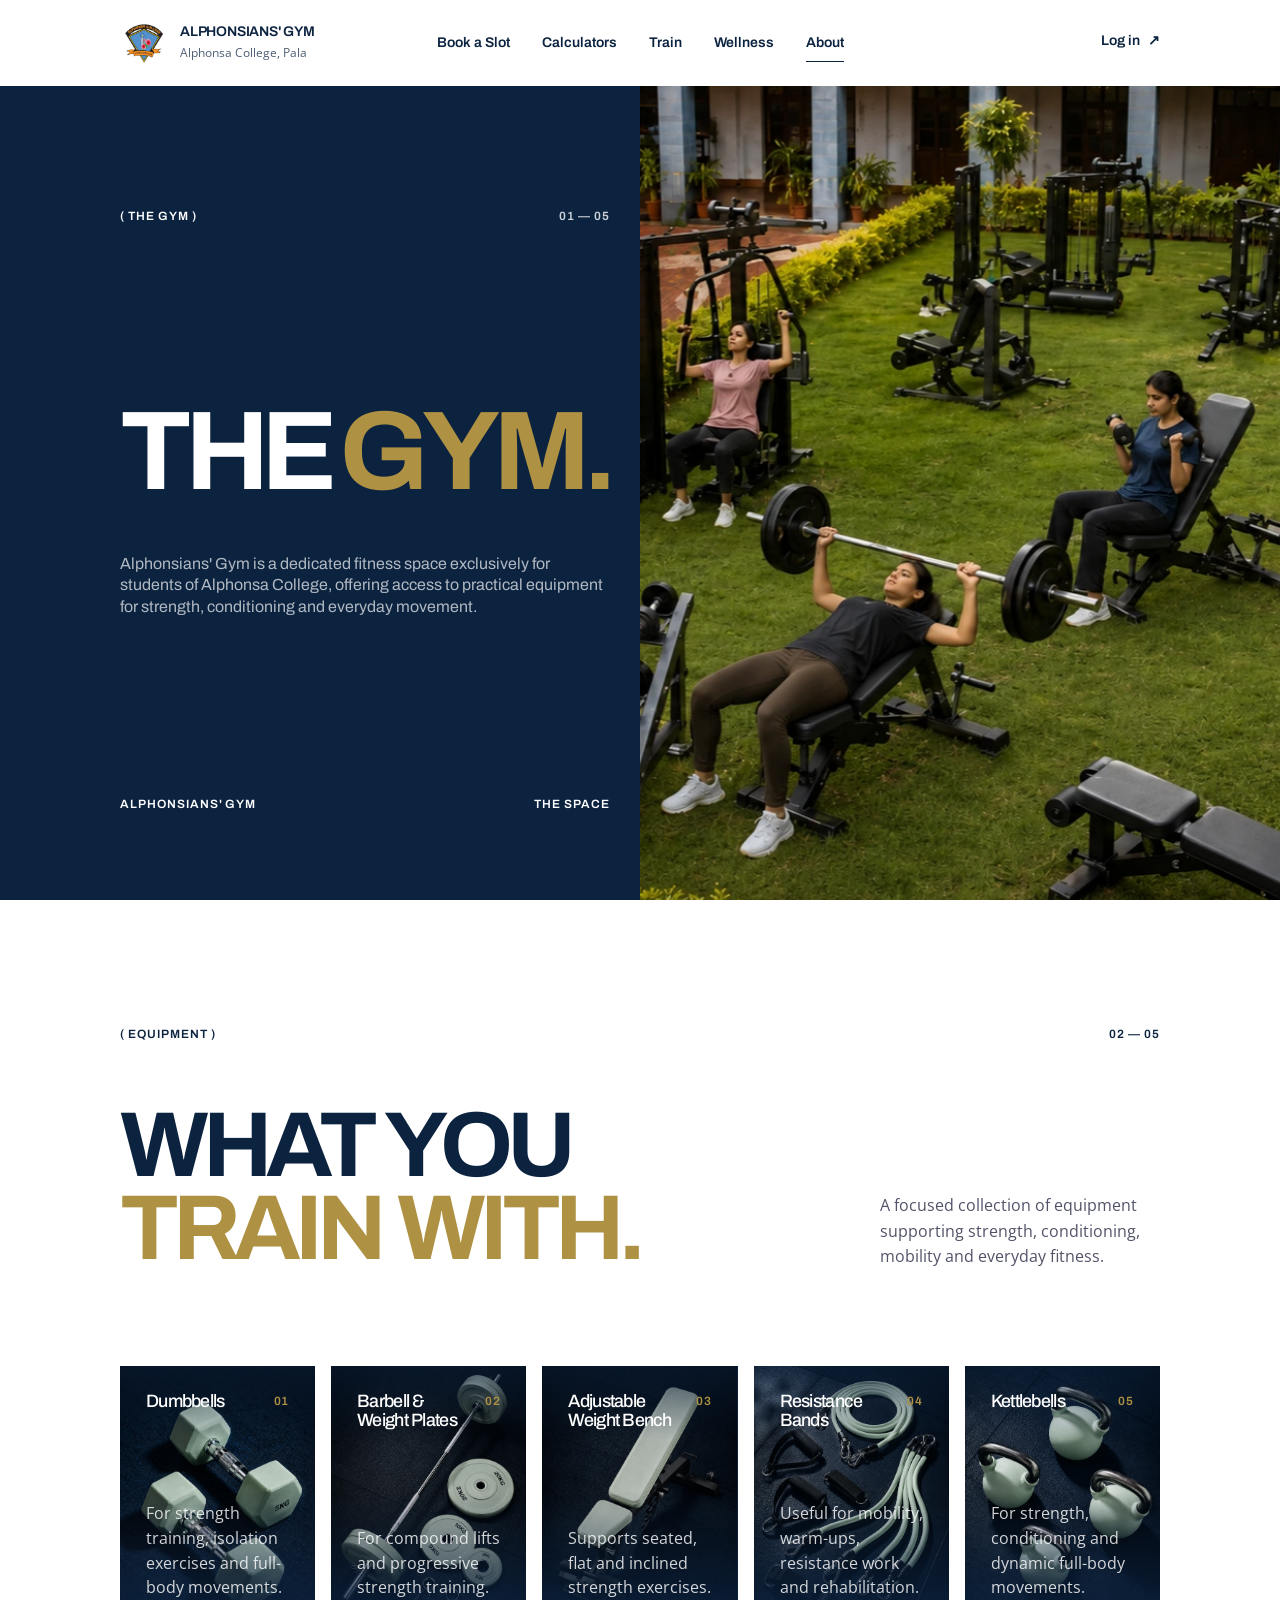
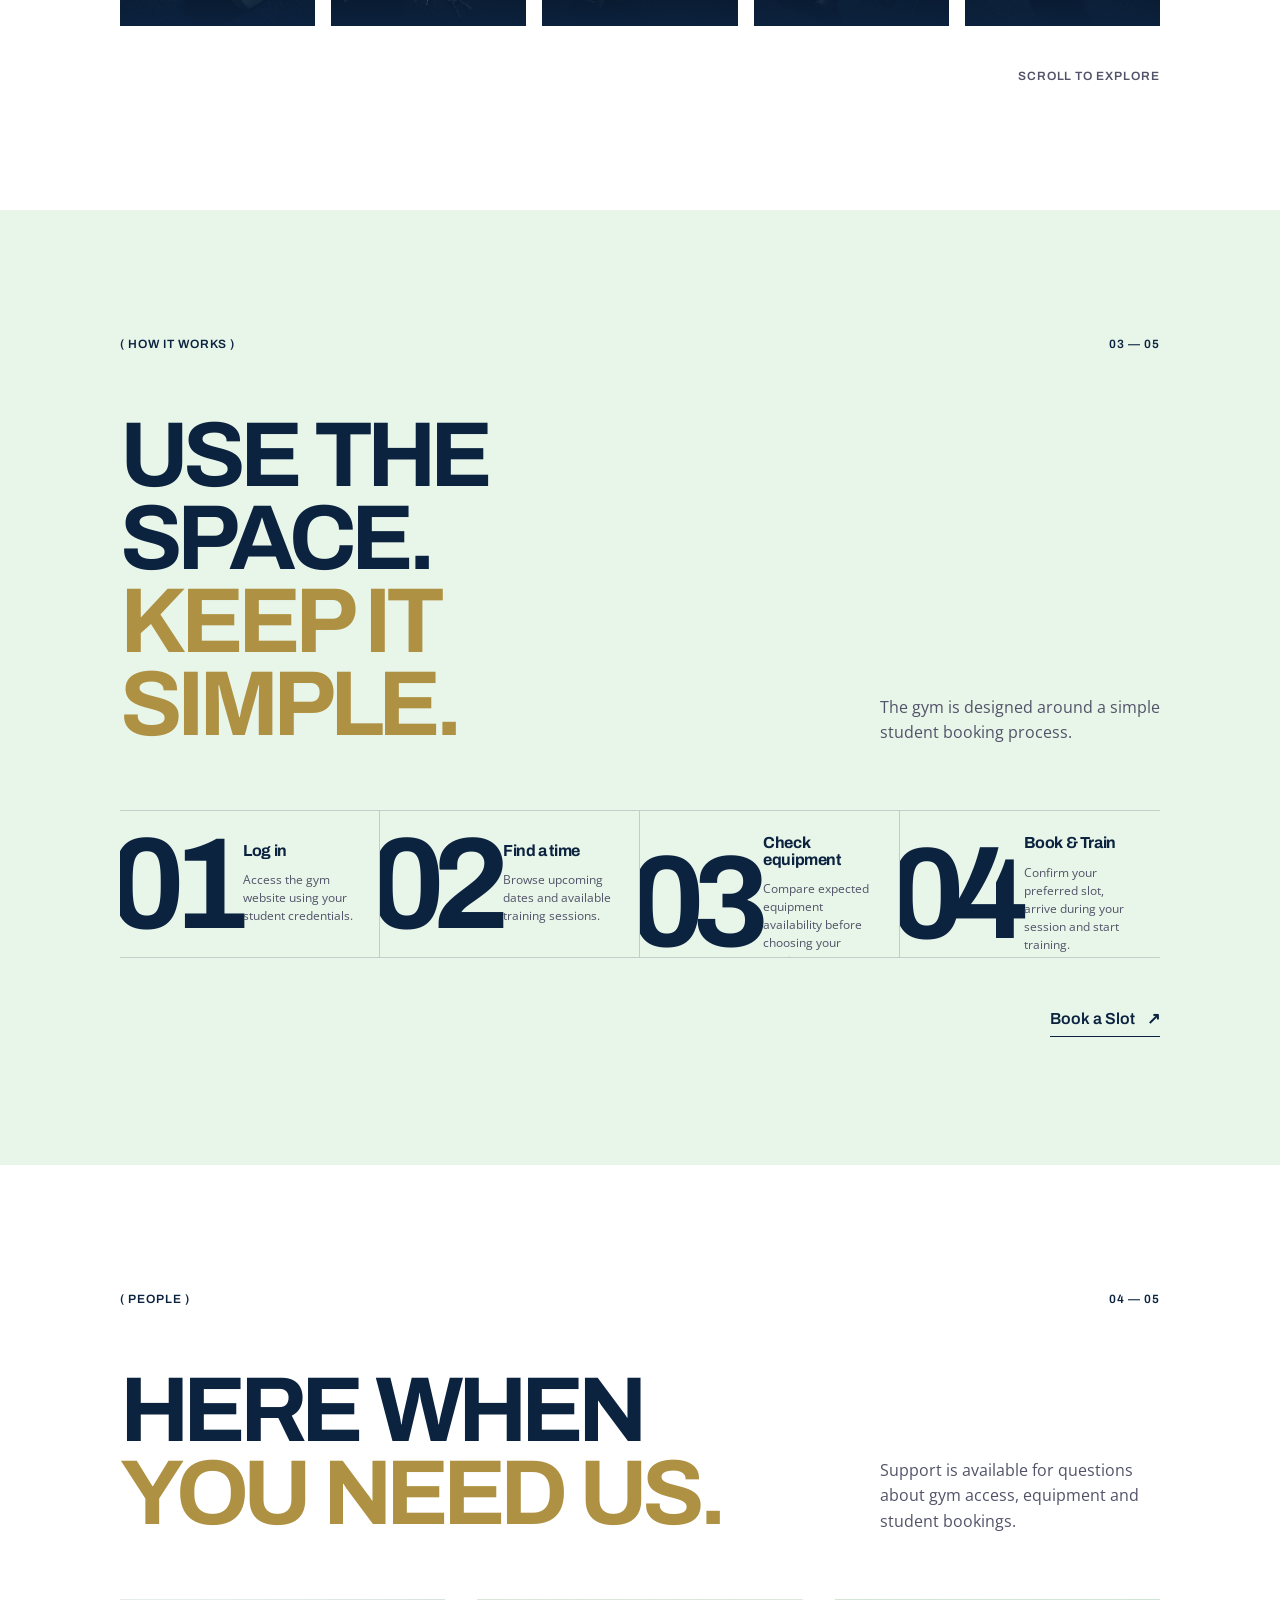
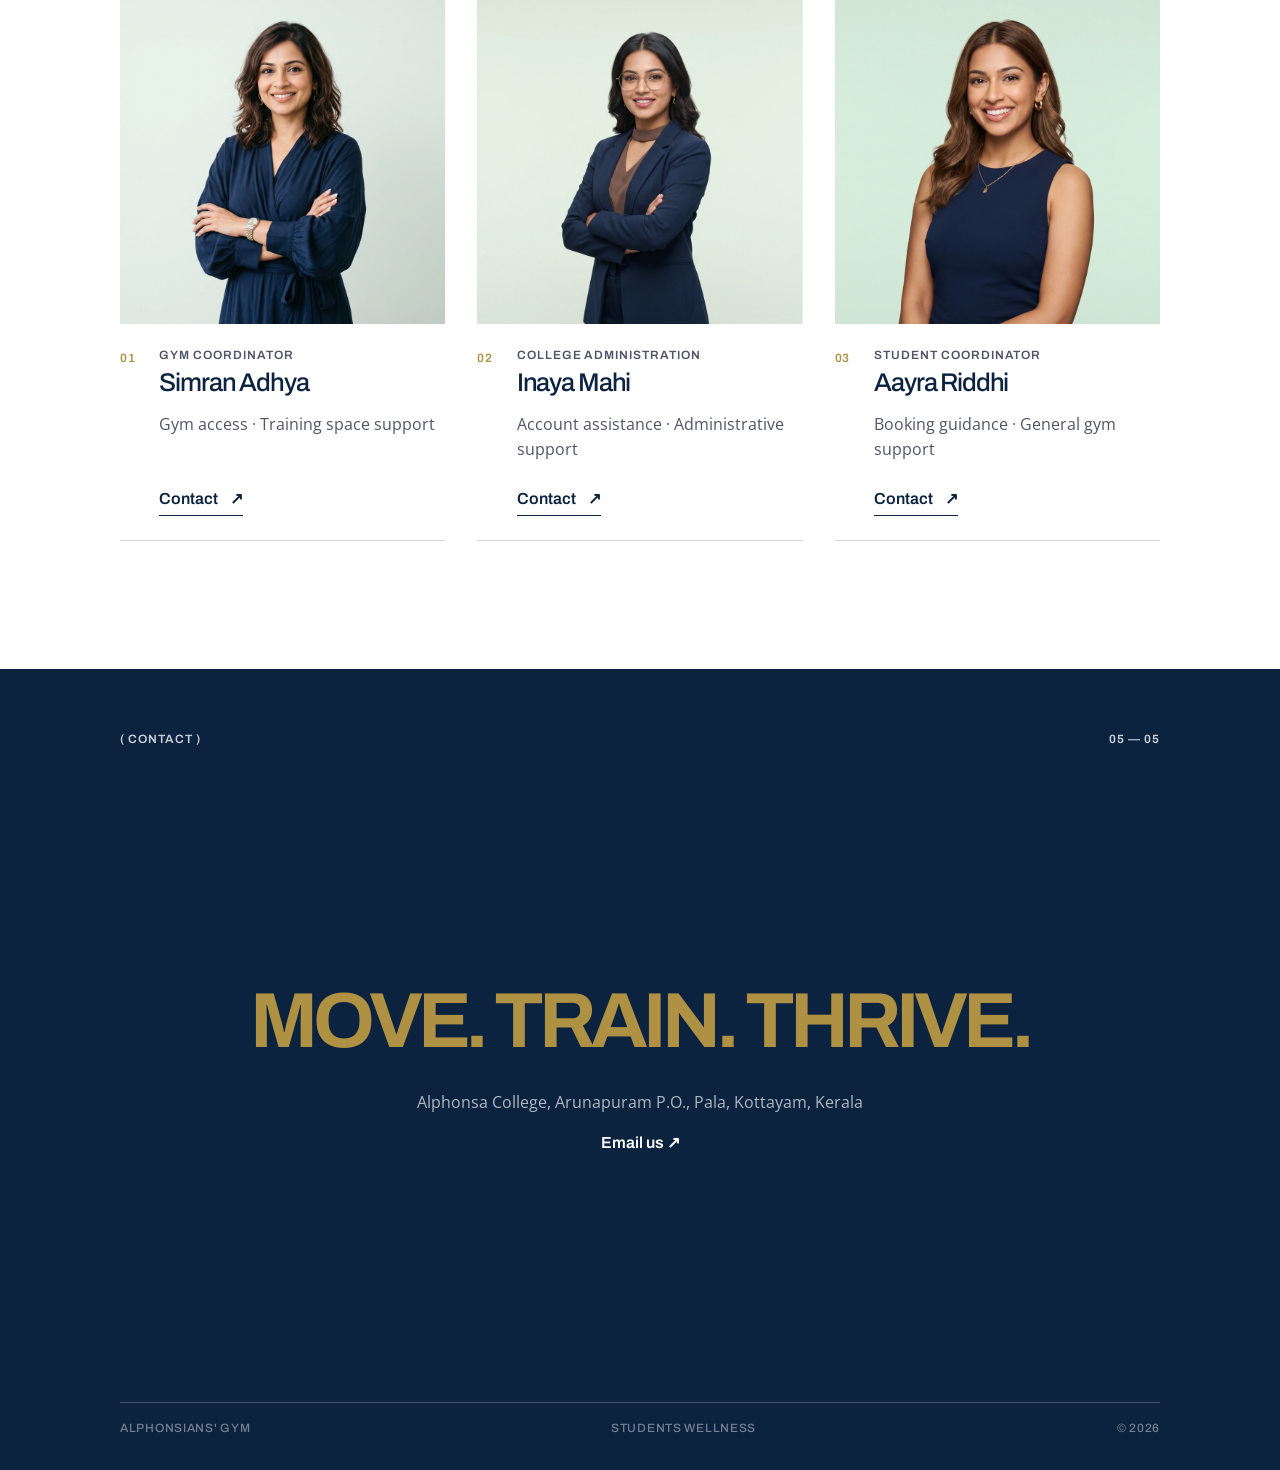
<file: gym.html>
<!DOCTYPE html>
<html lang="en">

<head>

    <meta charset="UTF-8">

    <meta
        name="viewport"
        content="width=device-width, initial-scale=1.0"
    >

    <meta
        name="description"
        content="Explore Alphonsians' Gym at Alphonsa College, Pala — the space, equipment, access process and student fitness facilities."
    >

    <title>The Gym | Alphonsians' Gym</title>


    <!-- ======================================================
         FONTS
    ======================================================= -->

    <link
        rel="preconnect"
        href="https://fonts.googleapis.com"
    >

    <link
        rel="preconnect"
        href="https://fonts.gstatic.com"
        crossorigin
    >

    <link
        href="https://fonts.googleapis.com/css2?family=Archivo:wght@400;500;600;700;800&family=Open+Sans:wght@400;500;600&display=swap"
        rel="stylesheet"
    >


    <!-- ======================================================
         GLOBAL STYLES
    ======================================================= -->

    <link
        rel="stylesheet"
        href="style.css"
    >

    <!-- Navbar Component -->
    <script
        src="./components/gym-navbar.js"
        defer
    ></script>

    <script
    src="./components/gym-footer.js"
    defer
></script>


    <!-- ======================================================
         GYM PAGE STYLES
    ======================================================= -->

    <link
        rel="stylesheet"
        href="gym.css"
    >

</head>


<body>

    <gym-navbar current="about"></gym-navbar>


    <!-- ======================================================
         MAIN
    ======================================================= -->

    <main>


        <!-- ==================================================
             01 — THE GYM / EDITORIAL HERO
        =================================================== -->

        <section class="gym-editorial-hero">


            <!-- Left / Editorial Content -->

            <div class="gym-editorial-copy">


                <!-- Hero Meta -->

                <div class="gym-intro-header">

                    <span>
                        ( The Gym )
                    </span>

                    <span class="section-count section-count--light">
                        01 — 05
                    </span>

                </div>


                <!-- Hero Main -->

                <div class="gym-editorial-main">

                    <h1 class="gym-title">

                        <span class="gym-title-the">
                            THE
                        </span>

                        <span class="gym-title-gym">
                            GYM.
                        </span>

                    </h1>


                    <p class="gym-lead">
                        Alphonsians' Gym is a dedicated fitness
                        space exclusively for students of
                        Alphonsa College, offering access to
                        practical equipment for strength,
                        conditioning and everyday movement.
                    </p>

                </div>


                <!-- Hero Footer -->

                <div class="gym-intro-footer">

                    <span>
                        Alphonsians' Gym
                    </span>

                    <span>
                        The Space
                    </span>

                </div>

            </div>


            <!-- Right / Hero Image -->

            <figure class="gym-editorial-image">

                <img
                    src="./img/Gym Hero.webp"
                    alt="Training space inside Alphonsians' Gym"
                >

            </figure>

        </section>



        <!-- ==================================================
             02 — EQUIPMENT
        =================================================== -->

        <section
            class="section gym-equipment"
            id="equipment"
        >

            <div class="container">


                <!-- Section Meta -->

                <div class="section-label">

                    <span>
                        ( Equipment )
                    </span>

                    <span class="section-count section-count--dark">
                        02 — 05
                    </span>

                </div>


                <!-- Section Heading -->

                <div class="gym-section-heading">

                    <h2 class="display-heading">
                        WHAT YOU
                        <span>
                            TRAIN WITH.
                        </span>
                    </h2>

                    <p>
                        A focused collection of equipment
                        supporting strength, conditioning,
                        mobility and everyday fitness.
                    </p>

                </div>


                <!-- Equipment Cards -->

                <div class="equipment-list">


                    <!-- 01 — Dumbbells -->

                    <article class="equipment-card">

                        <div class="equipment-image">

                            <img
                                src="./img/dumbbells.webp"
                                alt="Dumbbells"
                            >

                        </div>

                        <div
                            class="equipment-overlay"
                            aria-hidden="true"
                        ></div>


                        <div class="equipment-top">

                            <h3>
                                Dumbbells
                            </h3>

                            <span class="equipment-number">
                                01
                            </span>

                        </div>


                        <p class="equipment-description">
                            For strength training, isolation
                            exercises and full-body movements.
                        </p>

                    </article>



                    <!-- 02 — Barbell & Weight Plates -->

                    <article class="equipment-card">

                        <div class="equipment-image">

                            <img
                                src="./img/barbell-weight-plates.webp"
                                alt="Barbell and weight plates"
                            >

                        </div>

                        <div
                            class="equipment-overlay"
                            aria-hidden="true"
                        ></div>


                        <div class="equipment-top">

                            <h3>
                                Barbell & Weight Plates
                            </h3>

                            <span class="equipment-number">
                                02
                            </span>

                        </div>


                        <p class="equipment-description">
                            For compound lifts and progressive
                            strength training.
                        </p>

                    </article>



                    <!-- 03 — Adjustable Weight Bench -->

                    <article class="equipment-card">

                        <div class="equipment-image">

                            <img
                                src="./img/adjustable-weight-bench.webp"
                                alt="Adjustable weight bench"
                            >

                        </div>

                        <div
                            class="equipment-overlay"
                            aria-hidden="true"
                        ></div>


                        <div class="equipment-top">

                            <h3>
                                Adjustable Weight Bench
                            </h3>

                            <span class="equipment-number">
                                03
                            </span>

                        </div>


                        <p class="equipment-description">
                            Supports seated, flat and inclined
                            strength exercises.
                        </p>

                    </article>



                    <!-- 04 — Resistance Bands -->

                    <article class="equipment-card">

                        <div class="equipment-image">

                            <img
                                src="./img/resistance-bands.webp"
                                alt="Resistance bands"
                            >

                        </div>

                        <div
                            class="equipment-overlay"
                            aria-hidden="true"
                        ></div>


                        <div class="equipment-top">

                            <h3>
                                Resistance Bands
                            </h3>

                            <span class="equipment-number">
                                04
                            </span>

                        </div>


                        <p class="equipment-description">
                            Useful for mobility, warm-ups,
                            resistance work and rehabilitation.
                        </p>

                    </article>



                    <!-- 05 — Kettlebells -->

                    <article class="equipment-card">

                        <div class="equipment-image">

                            <img
                                src="./img/kettlebells.webp"
                                alt="Kettlebells"
                            >

                        </div>

                        <div
                            class="equipment-overlay"
                            aria-hidden="true"
                        ></div>


                        <div class="equipment-top">

                            <h3>
                                Kettlebells
                            </h3>

                            <span class="equipment-number">
                                05
                            </span>

                        </div>


                        <p class="equipment-description">
                            For strength, conditioning and
                            dynamic full-body movements.
                        </p>

                    </article>



                    <!-- 06 — Pull-Up Bar -->

                    <article class="equipment-card">

                        <div class="equipment-image">

                            <img
                                src="./img/pull-up-bar.webp"
                                alt="Pull-up bar"
                            >

                        </div>

                        <div
                            class="equipment-overlay"
                            aria-hidden="true"
                        ></div>


                        <div class="equipment-top">

                            <h3>
                                Pull-Up Bar
                            </h3>

                            <span class="equipment-number">
                                06
                            </span>

                        </div>


                        <p class="equipment-description">
                            For upper-body strength and
                            bodyweight training.
                        </p>

                    </article>



                    <!-- 07 — Yoga Mat -->

                    <article class="equipment-card">

                        <div class="equipment-image">

                            <img
                                src="./img/yoga-mat.webp"
                                alt="Yoga mat"
                            >

                        </div>

                        <div
                            class="equipment-overlay"
                            aria-hidden="true"
                        ></div>


                        <div class="equipment-top">

                            <h3>
                                Yoga Mat
                            </h3>

                            <span class="equipment-number">
                                07
                            </span>

                        </div>


                        <p class="equipment-description">
                            For stretching, mobility,
                            core work and floor exercises.
                        </p>

                    </article>



                    <!-- 08 — Jump Rope -->

                    <article class="equipment-card">

                        <div class="equipment-image">

                            <img
                                src="./img/jump-rope.webp"
                                alt="Jump rope"
                            >

                        </div>

                        <div
                            class="equipment-overlay"
                            aria-hidden="true"
                        ></div>


                        <div class="equipment-top">

                            <h3>
                                Jump Rope
                            </h3>

                            <span class="equipment-number">
                                08
                            </span>

                        </div>


                        <p class="equipment-description">
                            For cardiovascular training,
                            coordination and warm-ups.
                        </p>

                    </article>

                </div>

                <p class="equipment-scroll-hint">
                    Scroll to explore
                </p>
            </div>

        </section>



        <!-- ==================================================
             03 — HOW IT WORKS
        =================================================== -->

        <section class="section gym-process">

            <div class="container">


                <!-- Section Meta -->

                <div class="section-label">

                    <span>
                        ( How It Works )
                    </span>

                    <span class="section-count section-count--dark">
                        03 — 05
                    </span>

                </div>


                <!-- Section Heading -->

                <div class="gym-section-heading">

                    <h2 class="display-heading">
                        USE THE SPACE.
                        <span>
                            KEEP IT SIMPLE.
                        </span>
                    </h2>

                    <p>
                        The gym is designed around a simple
                        student booking process.
                    </p>

                </div>


                <!-- Process -->

                <div class="gym-process-list">


                    <!-- Step 01 -->

                    <article class="process-item">

                        <span class="process-number">
                            01
                        </span>


                        <div>

                            <h3>
                                Log in
                            </h3>

                            <p>
                                Access the gym website using
                                your student credentials.
                            </p>

                        </div>

                    </article>



                    <!-- Step 02 -->

                    <article class="process-item">

                        <span class="process-number">
                            02
                        </span>


                        <div>

                            <h3>
                                Find a time
                            </h3>

                            <p>
                                Browse upcoming dates and
                                available training sessions.
                            </p>

                        </div>

                    </article>



                    <!-- Step 03 -->

                    <article class="process-item">

                        <span class="process-number">
                            03
                        </span>


                        <div>

                            <h3>
                                Check equipment
                            </h3>

                            <p>
                                Compare expected equipment
                                availability before choosing
                                your session.
                            </p>

                        </div>

                    </article>



                    <!-- Step 04 -->

                    <article class="process-item">

                        <span class="process-number">
                            04
                        </span>


                        <div>

                            <h3>
                                Book & Train
                            </h3>

                            <p>
                                Confirm your preferred slot,
                                arrive during your session
                                and start training.
                            </p>

                        </div>

                    </article>

                </div>


                <!-- Process CTA -->

                <div class="process-cta">

                    <a
                        href="booking.html"
                        class="text-link"
                    >
                        Book a Slot

                        <span aria-hidden="true">
                            ↗
                        </span>

                    </a>

                </div>

            </div>

        </section>



        <!-- ==================================================
             04 — PEOPLE
        =================================================== -->

        <section class="section gym-people">

            <div class="container">


                <!-- Section Meta -->

                <div class="section-label">

                    <span>
                        ( People )
                    </span>

                    <span class="section-count section-count--dark">
                        04 — 05
                    </span>

                </div>


                <!-- Section Heading -->

                <div class="gym-section-heading">

                    <h2 class="display-heading">
                        HERE WHEN
                        <span>
                            YOU NEED US.
                        </span>
                    </h2>

                    <p>
                        Support is available for questions
                        about gym access, equipment and
                        student bookings.
                    </p>

                </div>


                <!-- People Grid -->

                <div class="people-grid">


                    <!-- ==================================================
                         PERSON 01 — GYM COORDINATOR
                    =================================================== -->

                    <article class="person-card">

                        <figure class="person-image">

                            <img
                                src="./img/gym-coordinator.webp"
                                alt="Simran Adhya, Gym Coordinator"
                            >

                        </figure>


                        <div class="person-details">

                            <span class="person-number">
                                01
                            </span>


                            <div class="person-info">

                                <p class="person-position">
                                    Gym Coordinator
                                </p>

                                <h3>
                                    Simran Adhya
                                </h3>

                                <p class="person-help">
                                    Gym access · Training space support
                                </p>


                                <a
                                    href="mailto:alphonsacollegepala@gmail.com"
                                    class="text-link"
                                >
                                    Contact

                                    <span aria-hidden="true">
                                        ↗
                                    </span>

                                </a>

                            </div>

                        </div>

                    </article>



                    <!-- ==================================================
                         PERSON 02 — COLLEGE ADMINISTRATION
                    =================================================== -->

                    <article class="person-card">

                        <figure class="person-image">

                            <img
                                src="./img/college-administration.webp"
                                alt="Inaya Mahi, College Administration"
                            >

                        </figure>


                        <div class="person-details">

                            <span class="person-number">
                                02
                            </span>


                            <div class="person-info">

                                <p class="person-position">
                                    College Administration
                                </p>

                                <h3>
                                    Inaya Mahi
                                </h3>

                                <p class="person-help">
                                    Account assistance ·
                                    Administrative support
                                </p>


                                <a
                                    href="mailto:alphonsacollegepala@gmail.com"
                                    class="text-link"
                                >
                                    Contact

                                    <span aria-hidden="true">
                                        ↗
                                    </span>

                                </a>

                            </div>

                        </div>

                    </article>



                    <!-- ==================================================
                         PERSON 03 — STUDENT COORDINATOR
                    =================================================== -->

                    <article class="person-card">

                        <figure class="person-image">

                            <img
                                src="./img/student-coordinator.webp"
                                alt="Aayra Riddhi, Student Coordinator"
                            >

                        </figure>


                        <div class="person-details">

                            <span class="person-number">
                                03
                            </span>


                            <div class="person-info">

                                <p class="person-position">
                                    Student Coordinator
                                </p>

                                <h3>
                                    Aayra Riddhi
                                </h3>

                                <p class="person-help">
                                    Booking guidance ·
                                    General gym support
                                </p>


                                <a
                                    href="mailto:alphonsacollegepala@gmail.com"
                                    class="text-link"
                                >
                                    Contact

                                    <span aria-hidden="true">
                                        ↗
                                    </span>

                                </a>

                            </div>

                        </div>

                    </article>

                </div>

            </div>

        </section>


    </main>



    <!-- ======================================================
         05 — FOOTER
    ======================================================= -->

    <gym-footer
        label="Contact"
        count="05 — 05"
    ></gym-footer>


</body>

</html>
</file>
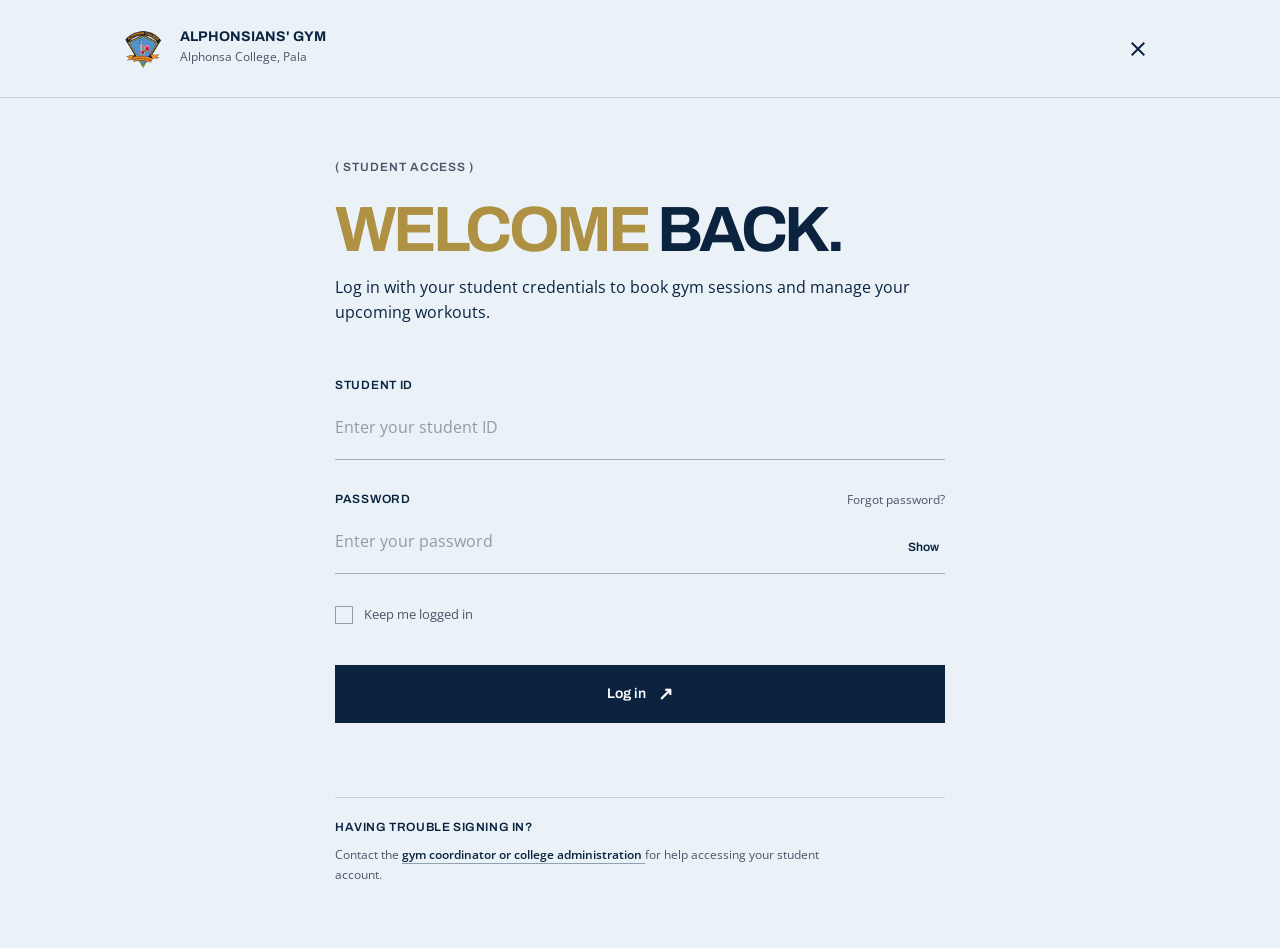
<file: login.html>
<!DOCTYPE html>
<html lang="en">

<head>

    <meta charset="UTF-8">

    <meta
        name="viewport"
        content="width=device-width, initial-scale=1.0"
    >

    <meta
        name="description"
        content="Student login for Alphonsians' Gym at Alphonsa College, Pala."
    >

    <title>Student Login | Alphonsians' Gym</title>


    <!-- Fonts -->

    <link rel="preconnect" href="https://fonts.googleapis.com">

    <link
        rel="preconnect"
        href="https://fonts.gstatic.com"
        crossorigin
    >

    <link
        href="https://fonts.googleapis.com/css2?family=Archivo:wght@400;500;600;700;800&family=Open+Sans:wght@400;500;600&display=swap"
        rel="stylesheet"
    >


    <!-- Global Styles -->

    <link
        rel="stylesheet"
        href="style.css"
    >


    <!-- Login Styles -->

    <link
        rel="stylesheet"
        href="login.css"
    >

</head>


<body class="login-page">


    <main class="login-shell">

        <section
            class="login-form-section"
            aria-labelledby="loginTitle"
        >

            <div class="login-form-wrapper">


                <!-- ==================================================
                     PAGE META
                =================================================== -->

                <div class="login-top">

                    <a
                        href="index.html"
                        class="login-brand"
                        aria-label="Return to Alphonsians' Gym homepage"
                    >

                        <img
                            src="./img/alphonsa-logo.webp"
                            alt=""
                        >

                        <span>
                            <strong>
                                Alphonsians' Gym
                            </strong>

                            <small>
                                Alphonsa College, Pala
                            </small>
                        </span>

                    </a>


                    <a
                        href="index.html"
                        class="login-close"
                        id="loginClose"
                        aria-label="Close login and return to home"
                    >
                        <svg xmlns="http://www.w3.org/2000/svg" height="24px" viewBox="0 -960 960 960" width="24px" fill="070707"><path d="m256-200-56-56 224-224-224-224 56-56 224 224 224-224 56 56-224 224 224 224-56 56-224-224-224 224Z"/></svg>
                    </a>

                </div>



                <!-- ==================================================
                     LOGIN CONTENT
                =================================================== -->

                <div class="login-content">


                    <!-- Heading -->

                    <div class="login-form-heading">

                        <span class="login-eyebrow">
                            ( Student Access )
                        </span>


                        <h1 id="loginTitle">
                            <span class="welcome-text">WELCOME</span>
                            <span class="back-text">BACK.</span>
                        </h1>


                        <p>
                            Log in with your student credentials
                            to book gym sessions and manage your
                            upcoming workouts.
                        </p>

                    </div>



                    <!-- ==================================================
                         LOGIN FORM
                    =================================================== -->

                    <form
                        class="login-form"
                        id="loginForm"
                    >


                        <!-- Student ID -->

                        <div class="form-field">

                            <label for="studentId">
                                Student ID
                            </label>

                            <input
                                type="text"
                                id="studentId"
                                name="studentId"
                                autocomplete="username"
                                placeholder="Enter your student ID"
                                required
                            >

                        </div>



                        <!-- Password -->

                        <div class="form-field">

                            <div class="field-label-row">

                                <label for="password">
                                    Password
                                </label>

                                <a href="">
                                    Forgot password?
                                </a>

                            </div>


                            <div class="password-field">

                                <input
                                    type="password"
                                    id="password"
                                    name="password"
                                    autocomplete="current-password"
                                    placeholder="Enter your password"
                                    required
                                >


                                <button
                                    type="button"
                                    class="password-toggle"
                                    id="passwordToggle"
                                    aria-label="Show password"
                                    aria-pressed="false"
                                >
                                    Show
                                </button>

                            </div>

                        </div>



                        <!-- Remember -->

                        <label class="remember-option">

                            <input
                                type="checkbox"
                                name="remember"
                            >

                            <span
                                class="custom-checkbox"
                                aria-hidden="true"
                            ></span>

                            <span>
                                Keep me logged in
                            </span>

                        </label>



                        <!-- Submit -->

                        <button
                            type="submit"
                            class="login-submit"
                        >

                            <span>
                                Log in
                            </span>

                            <span aria-hidden="true">
                                ↗
                            </span>

                        </button>


                        <p
                            class="login-message"
                            id="loginMessage"
                            aria-live="polite"
                        ></p>

                    </form>



                    <!-- ==================================================
                         SUPPORT
                    =================================================== -->

                    <div class="login-support">

                        <span>
                            Having trouble signing in?
                        </span>

                        <p>
                            Contact the

                            <a
                                href="mailto:alphonsacollegepala@gmail.com?subject=Alphonsians%27%20Gym%20-%20Login%20Support"
                            >
                                gym coordinator or college administration
                            </a>

                            for help accessing your student account.
                        </p>

                    </div>

                </div>

            </div>

        </section>

    </main>


    <script src="login.js"></script>

</body>

</html>
</file>
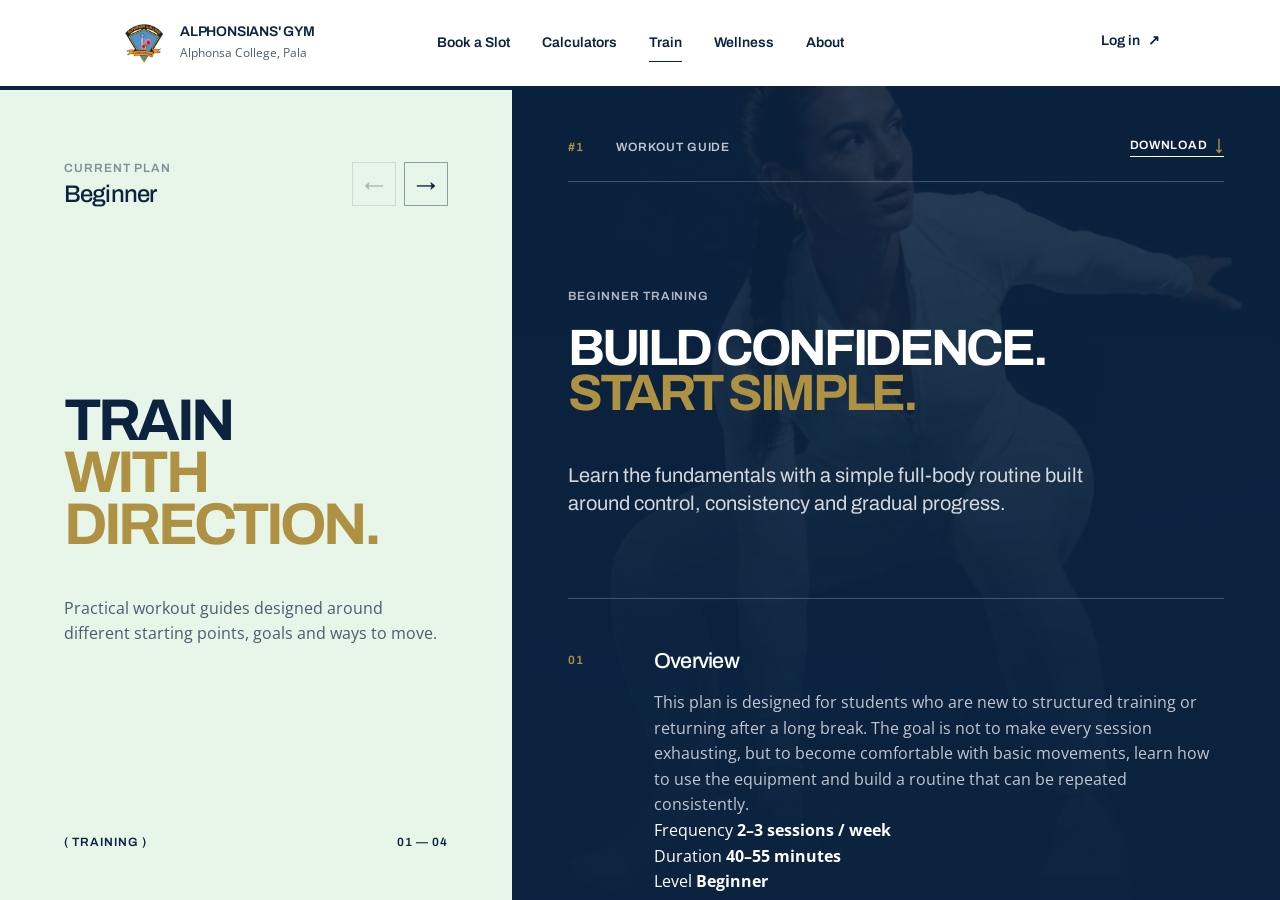
<file: train.html>
<!DOCTYPE html>
<html lang="en">

<head>

    <meta charset="UTF-8">

    <meta
        name="viewport"
        content="width=device-width, initial-scale=1.0"
    >

    <meta
        name="description"
        content="Explore beginner, strength, weight control and endurance workout guides from Alphonsians' Gym, Alphonsa College, Pala."
    >

    <title>Train | Alphonsians' Gym</title>


    <!-- ======================================================
         FONTS
    ======================================================= -->

    <link
        rel="preconnect"
        href="https://fonts.googleapis.com"
    >

    <link
        rel="preconnect"
        href="https://fonts.gstatic.com"
        crossorigin
    >

    <link
        href="https://fonts.googleapis.com/css2?family=Archivo:wght@400;500;600;700;800&family=Open+Sans:wght@400;500;600&display=swap"
        rel="stylesheet"
    >


    <!-- ======================================================
         GLOBAL STYLES
    ======================================================= -->

    <link
        rel="stylesheet"
        href="style.css"
    >


    <!-- ======================================================
         TRAIN PAGE STYLES
    ======================================================= -->

    <link
        rel="stylesheet"
        href="train.css"
    >


    <!-- ======================================================
         REUSABLE NAVBAR COMPONENT
    ======================================================= -->

    <script
        src="./components/gym-navbar.js"
        defer
    ></script>

    <!-- ======================================================
         TRAIN PAGE SCRIPT
    ======================================================= -->

    <script
        src="train.js"
        defer
    ></script>

</head>


<body class="train-page">


    <!-- ======================================================
         NAVIGATION
    ======================================================= -->

    <gym-navbar current="train"></gym-navbar>


    <!-- ======================================================
         MAIN
    ======================================================= -->

    <main class="train-main">


        <!-- ==================================================
             TRAIN READER
        =================================================== -->

        <section
            class="train-reader"
            aria-labelledby="trainPageTitle"
        >


            <!-- ==================================================
                 LEFT — STATIC INTRO
            =================================================== -->

            <aside class="train-reader-hero">


                <!-- ==============================================
                     HERO HEADER
                =============================================== -->

                
                <div class="train-hero-footer">


                    <!-- CURRENT PLAN -->

                    <div class="train-current-plan">

                        <span class="train-current-label">
                            Current Plan
                        </span>

                        <strong
                            id="trainCurrentPlan"
                            aria-live="polite"
                        >
                            Beginner
                        </strong>

                    </div>


                    <!-- PLAN CONTROLS -->

                    <div
                        class="train-plan-controls"
                        aria-label="Training plan navigation"
                    >

                        <button
                            type="button"
                            class="train-plan-control"
                            id="trainPrevious"
                            aria-label="Previous training plan"
                            disabled
                        >
                            ←
                        </button>


                        <button
                            type="button"
                            class="train-plan-control"
                            id="trainNext"
                            aria-label="Next training plan"
                        >
                            →
                        </button>

                    </div>


                </div>


                <!-- ==============================================
                     HERO MAIN
                =============================================== -->

                <div class="train-hero-main">


                    <h1
                        class="train-hero-title"
                        id="trainPageTitle"
                    >
                        TRAIN

                        <span>
                            WITH DIRECTION.
                        </span>
                    </h1>


                    <p class="train-hero-copy">
                        Practical workout guides designed
                        around different starting points,
                        goals and ways to move.
                    </p>


                </div>


                <!-- ==============================================
                     HERO FOOTER
                =============================================== -->
                <div class="train-hero-header">

                    <span>
                        ( Training )
                    </span>

                    <span
                        class="train-plan-count"
                        id="trainPlanCount"
                    >
                        01 — 04
                    </span>

                </div>


            </aside>



            <!-- ==================================================
                 RIGHT — TRAINING PLAN READER
            =================================================== -->

            <div class="train-reader-pane">


                <!-- ==============================================
                     PLAN VIEWPORT
                =============================================== -->

                <div
                    class="train-plan-viewport"
                    id="trainPlanViewport"
                    aria-roledescription="carousel"
                    aria-label="Training plans"
                >


                    <div
                        class="train-plan-track"
                        id="trainPlanTrack"
                    >



    <!-- ==================================================
        01 — BEGINNER
    =================================================== -->

    <article
    class="train-plan-card active"
    data-plan-index="0"
    data-plan-name="Beginner"
    aria-labelledby="beginnerTitle"
    aria-hidden="false"
    >


    <!-- BACKGROUND -->

    <figure
        class="train-plan-background"
        aria-hidden="true"
    >

        <img
            src="./img/beginner-workout.webp"
            alt=""
        >

    </figure>


    <div
        class="train-plan-overlay"
        aria-hidden="true"
    ></div>


    <!-- SCROLLABLE ARTICLE -->

    <div
        class="train-article-scroll"
        data-article-scroll
        tabindex="0"
    >


        <!-- ==================================================
             ARTICLE HEADER
        =================================================== -->

        <header class="train-article-header">

    <div class="train-article-meta">

        <span>
           #1
        </span>

        <span>
            Workout Guide
        </span>

    </div>


    <a
        href="./downloads/beginner-training-plan.pdf"
        class="train-download"
        download
        aria-label="Download Beginner Training plan as PDF"
    >

        <span>
            Download
        </span>

        <span aria-hidden="true">
            ↓
        </span>

    </a>

</header>



        <!-- ==================================================
             ARTICLE INTRO
        =================================================== -->

        <div class="train-article-intro">

            <p class="train-article-eyebrow">
                Beginner Training
            </p>


            <h2 id="beginnerTitle">

                BUILD CONFIDENCE.

                <span>
                    START SIMPLE.
                </span>

            </h2>


            <p class="train-article-lead">
                Learn the fundamentals with a simple
                full-body routine built around control,
                consistency and gradual progress.
            </p>

        </div>



        <!-- ==================================================
             ARTICLE BODY
        =================================================== -->

        <div class="train-article-body">



            <!-- ==================================================
                 01 — OVERVIEW
            =================================================== -->

            <section class="train-article-section">

                <span class="train-section-number">
                    01
                </span>


                <div>

                    <h3>
                        Overview
                    </h3>


                    <p>
                        This plan is designed for students
                        who are new to structured training
                        or returning after a long break.
                        The goal is not to make every
                        session exhausting, but to become
                        comfortable with basic movements,
                        learn how to use the equipment and
                        build a routine that can be repeated
                        consistently.
                    </p>


                    <div class="train-article-details">

                        <div>

                            <span>
                                Frequency
                            </span>

                            <strong>
                                2–3 sessions / week
                            </strong>

                        </div>


                        <div>

                            <span>
                                Duration
                            </span>

                            <strong>
                                40–55 minutes
                            </strong>

                        </div>


                        <div>

                            <span>
                                Level
                            </span>

                            <strong>
                                Beginner
                            </strong>

                        </div>

                    </div>


                    <p>
                        Start with two sessions per week,
                        leaving at least one rest day
                        between sessions. Once the routine
                        feels comfortable, gradually move
                        to three sessions per week.
                    </p>

                </div>

            </section>



            <!-- ==================================================
                 02 — TRAINING APPROACH
            =================================================== -->

            <section class="train-article-section">

                <span class="train-section-number">
                    02
                </span>


                <div>

                    <h3>
                        Training approach
                    </h3>


                    <p>
                        Use a resistance that feels
                        manageable from the first
                        repetition to the last. Each
                        movement should remain controlled,
                        with enough energy left to complete
                        another two or three repetitions
                        if needed.
                    </p>


                    <div class="train-prescription">

                        <span>
                            General guide
                        </span>

                        <strong>
                            2 sets · 8–12 reps · 60–90 sec rest
                        </strong>

                    </div>


                    <p>
                        Focus on completing the movement
                        well before adding more weight.
                        When you can comfortably complete
                        the upper end of the repetition
                        range with consistent technique,
                        increase the resistance slightly.
                    </p>

                </div>

            </section>



            <!-- ==================================================
                 03 — SESSION STRUCTURE
            =================================================== -->

            <section class="train-article-section">

                <span class="train-section-number">
                    03
                </span>


                <div>

                    <h3>
                        Session structure
                    </h3>


                    <!-- ==========================================
                         WARM-UP
                    =========================================== -->

                    <div class="train-workout-block">

                        <div class="train-workout-heading">

                            <span>
                                Warm-up
                            </span>

                            <strong>
                                5–8 min
                            </strong>

                        </div>


                        <p>
                            Begin with easy movement to
                            raise your body temperature
                            and prepare your joints.
                        </p>


                        <ul class="train-article-list">

                            <li>
                                Brisk walking or light marching
                            </li>

                            <li>
                                Arm circles
                            </li>

                            <li>
                                Hip hinges
                            </li>

                            <li>
                                Bodyweight squats
                            </li>

                            <li>
                                Gentle shoulder and hip mobility
                            </li>

                        </ul>

                    </div>



                    <!-- ==========================================
                         EXERCISE 01
                    =========================================== -->

                    <div class="train-exercise">

                        <div class="train-exercise-top">

                            <span class="train-exercise-number">
                                01
                            </span>

                            <div>

                                <h4>
                                    Goblet Squat
                                </h4>

                                <span class="train-exercise-meta">
                                    2 sets · 8–10 reps
                                </span>

                            </div>

                        </div>


                        <p>
                            Hold one dumbbell or kettlebell
                            close to your chest. Keep your
                            feet comfortable, lower with
                            control and stand tall again.
                        </p>

                    </div>



                    <!-- ==========================================
                         EXERCISE 02
                    =========================================== -->

                    <div class="train-exercise">

                        <div class="train-exercise-top">

                            <span class="train-exercise-number">
                                02
                            </span>

                            <div>

                                <h4>
                                    Dumbbell Romanian Deadlift
                                </h4>

                                <span class="train-exercise-meta">
                                    2 sets · 8–10 reps
                                </span>

                            </div>

                        </div>


                        <p>
                            Hold the dumbbells in front of
                            your thighs and push your hips
                            backward while keeping your spine
                            comfortably neutral. Return to
                            standing by driving the hips
                            forward.
                        </p>

                    </div>



                    <!-- ==========================================
                         EXERCISE 03
                    =========================================== -->

                    <div class="train-exercise">

                        <div class="train-exercise-top">

                            <span class="train-exercise-number">
                                03
                            </span>

                            <div>

                                <h4>
                                    Incline Push-Up or
                                    Dumbbell Bench Press
                                </h4>

                                <span class="train-exercise-meta">
                                    2 sets · 8–10 reps
                                </span>

                            </div>

                        </div>


                        <p>
                            Choose whichever variation allows
                            you to move through the exercise
                            comfortably and with control.
                        </p>

                    </div>



                    <!-- ==========================================
                         EXERCISE 04
                    =========================================== -->

                    <div class="train-exercise">

                        <div class="train-exercise-top">

                            <span class="train-exercise-number">
                                04
                            </span>

                            <div>

                                <h4>
                                    One-Arm Dumbbell Row
                                </h4>

                                <span class="train-exercise-meta">
                                    2 sets · 8–10 reps each side
                                </span>

                            </div>

                        </div>


                        <p>
                            Support yourself on the bench if
                            needed and pull the dumbbell
                            toward your side without twisting
                            your torso.
                        </p>

                    </div>



                    <!-- ==========================================
                         EXERCISE 05
                    =========================================== -->

                    <div class="train-exercise">

                        <div class="train-exercise-top">

                            <span class="train-exercise-number">
                                05
                            </span>

                            <div>

                                <h4>
                                    Glute Bridge
                                </h4>

                                <span class="train-exercise-meta">
                                    2 sets · 10–12 reps
                                </span>

                            </div>

                        </div>


                        <p>
                            Lie on a mat with your knees bent,
                            press through your feet and raise
                            your hips while keeping the
                            movement controlled.
                        </p>

                    </div>



                    <!-- ==========================================
                         EXERCISE 06
                    =========================================== -->

                    <div class="train-exercise">

                        <div class="train-exercise-top">

                            <span class="train-exercise-number">
                                06
                            </span>

                            <div>

                                <h4>
                                    Dead Bug
                                </h4>

                                <span class="train-exercise-meta">
                                    2 sets · 6–8 reps each side
                                </span>

                            </div>

                        </div>


                        <p>
                            Move the opposite arm and leg
                            away from your body while keeping
                            your lower back stable against
                            the mat.
                        </p>

                    </div>



                    <!-- ==========================================
                         COOL-DOWN
                    =========================================== -->

                    <div class="train-workout-block">

                        <div class="train-workout-heading">

                            <span>
                                Cool-down
                            </span>

                            <strong>
                                5 min
                            </strong>

                        </div>


                        <p>
                            Finish with easy walking,
                            relaxed breathing and gentle
                            stretches for the muscles you
                            trained.
                        </p>

                    </div>


                </div>

            </section>



            <!-- ==================================================
                 04 — KEEP IN MIND
            =================================================== -->

            <section class="train-article-section">

                <span class="train-section-number">
                    04
                </span>


                <div>

                    <h3>
                        Keep in mind
                    </h3>


                    <p>
                        Your first few weeks are about
                        learning, not testing your limits.
                        Keep each movement comfortable and
                        controlled. Stop a set if your
                        technique begins to break down,
                        and avoid training through sharp
                        or unusual pain.
                    </p>


                    <div class="train-progression">

                        <div class="train-progression-item">

                            <span>
                                Week 1–2
                            </span>

                            <p>
                                Learn the exercises and
                                establish the routine.
                            </p>

                        </div>


                        <div class="train-progression-item">

                            <span>
                                Week 3–4
                            </span>

                            <p>
                                Gradually add repetitions
                                within the recommended range.
                            </p>

                        </div>


                        <div class="train-progression-item">

                            <span>
                                Week 5+
                            </span>

                            <p>
                                Add a small amount of
                                resistance when the upper
                                repetition range feels
                                comfortable.
                            </p>

                        </div>

                    </div>


                    <p>
                        You do not need to increase
                        something every session. Progress
                        can also mean moving with better
                        control, feeling more confident
                        with the equipment or completing
                        your routine more consistently.
                    </p>

                </div>

            </section>



            <!-- ==================================================
                 05 — EQUIPMENT
            =================================================== -->

            <section class="train-article-section">

                <span class="train-section-number">
                    05
                </span>


                <div>

                    <h3>
                        Equipment used
                    </h3>


                    <p>
                        This routine uses a small selection
                        of versatile equipment available
                        at Alphonsians' Gym.
                    </p>


                    <ul class="train-article-list">

                        <li>
                            Dumbbells
                        </li>

                        <li>
                            Kettlebells
                        </li>

                        <li>
                            Adjustable Weight Bench
                        </li>

                        <li>
                            Yoga Mat
                        </li>

                    </ul>

                </div>

            </section>


        </div>



        <!-- ==================================================
             ARTICLE FOOTER
        =================================================== -->

        <footer class="train-article-footer">

            <span>
                Alphonsians' Gym
            </span>

            <span>
                Beginner
            </span>

        </footer>


    </div>


</article>



<!-- ==================================================
     02 — STRENGTH
=================================================== -->

<article
    class="train-plan-card"
    data-plan-index="1"
    data-plan-name="Strength"
    aria-labelledby="strengthTitle"
    aria-hidden="true"
>


    <!-- BACKGROUND -->

    <figure
        class="train-plan-background"
        aria-hidden="true"
    >

        <img
            src="./img/strength-workout.webp"
            alt=""
        >

    </figure>


    <div
        class="train-plan-overlay"
        aria-hidden="true"
    ></div>


    <!-- SCROLLABLE ARTICLE -->

    <div
        class="train-article-scroll"
        data-article-scroll
        tabindex="-1"
    >


        <!-- ==================================================
             ARTICLE HEADER
        =================================================== -->

        <header class="train-article-header">

    <div class="train-article-meta">

        <span>
            #2
        </span>

        <span>
            Workout Guide
        </span>

    </div>


    <a
        href="./downloads/strength-training-plan.pdf"
        class="train-download"
        download
        aria-label="Download Strength Training plan as PDF"
    >

        <span>
            Download
        </span>

        <span aria-hidden="true">
            ↓
        </span>

    </a>

</header>



        <!-- ==================================================
             ARTICLE INTRO
        =================================================== -->

        <div class="train-article-intro">

            <p class="train-article-eyebrow">
                Strength Training
            </p>


            <h2 id="strengthTitle">

                BUILD STRENGTH.

                <span>
                    MOVE WITH CONTROL.
                </span>

            </h2>


            <p class="train-article-lead">
                Develop full-body strength through
                controlled resistance, consistent
                technique and gradual progression.
            </p>

        </div>



        <!-- ==================================================
             ARTICLE BODY
        =================================================== -->

        <div class="train-article-body">



            <!-- ==================================================
                 01 — OVERVIEW
            =================================================== -->

            <section class="train-article-section">

                <span class="train-section-number">
                    01
                </span>


                <div>

                    <h3>
                        Overview
                    </h3>


                    <p>
                        This plan is designed for students
                        who are comfortable with basic
                        movement patterns and want to begin
                        developing greater strength. The
                        focus is on a small group of
                        full-body exercises that can be
                        progressed gradually over time.
                    </p>


                    <div class="train-article-details">

                        <div>

                            <span>
                                Frequency
                            </span>

                            <strong>
                                2–3 sessions / week
                            </strong>

                        </div>


                        <div>

                            <span>
                                Duration
                            </span>

                            <strong>
                                50–65 minutes
                            </strong>

                        </div>


                        <div>

                            <span>
                                Level
                            </span>

                            <strong>
                                Beginner–Intermediate
                            </strong>

                        </div>

                    </div>


                    <p>
                        Leave at least one rest day between
                        strength sessions when possible.
                        Recovery is part of the training
                        process and gives your muscles time
                        to adapt before the next session.
                    </p>

                </div>

            </section>



            <!-- ==================================================
                 02 — TRAINING APPROACH
            =================================================== -->

            <section class="train-article-section">

                <span class="train-section-number">
                    02
                </span>


                <div>

                    <h3>
                        Training approach
                    </h3>


                    <p>
                        Choose resistance that makes the
                        final few repetitions challenging
                        while still allowing you to maintain
                        stable, controlled technique.
                        Avoid sacrificing movement quality
                        simply to lift more weight.
                    </p>


                    <div class="train-prescription">

                        <span>
                            General guide
                        </span>

                        <strong>
                            3 sets · 6–10 reps · 90–120 sec rest
                        </strong>

                    </div>


                    <p>
                        Complete each repetition deliberately
                        and use the full comfortable range
                        of motion. When all sets can be
                        completed at the upper end of the
                        repetition range with consistent
                        technique, increase the resistance
                        slightly.
                    </p>

                </div>

            </section>



            <!-- ==================================================
                 03 — SESSION STRUCTURE
            =================================================== -->

            <section class="train-article-section">

                <span class="train-section-number">
                    03
                </span>


                <div>

                    <h3>
                        Session structure
                    </h3>



                    <!-- ==========================================
                         WARM-UP
                    =========================================== -->

                    <div class="train-workout-block">

                        <div class="train-workout-heading">

                            <span>
                                Warm-up
                            </span>

                            <strong>
                                6–8 min
                            </strong>

                        </div>


                        <p>
                            Prepare the major joints and
                            movement patterns before adding
                            resistance.
                        </p>


                        <ul class="train-article-list">

                            <li>
                                Brisk walking or light movement
                            </li>

                            <li>
                                Bodyweight squats
                            </li>

                            <li>
                                Hip hinges
                            </li>

                            <li>
                                Arm circles and shoulder mobility
                            </li>

                            <li>
                                Light practice sets of the first exercise
                            </li>

                        </ul>

                    </div>



                    <!-- ==========================================
                         EXERCISE 01
                    =========================================== -->

                    <div class="train-exercise">

                        <div class="train-exercise-top">

                            <span class="train-exercise-number">
                                01
                            </span>

                            <div>

                                <h4>
                                    Goblet Squat
                                </h4>

                                <span class="train-exercise-meta">
                                    3 sets · 6–10 reps
                                </span>

                            </div>

                        </div>


                        <p>
                            Hold a dumbbell or kettlebell
                            close to your chest. Lower with
                            control, keep your feet firmly
                            planted and drive through the
                            floor as you return to standing.
                        </p>

                    </div>



                    <!-- ==========================================
                         EXERCISE 02
                    =========================================== -->

                    <div class="train-exercise">

                        <div class="train-exercise-top">

                            <span class="train-exercise-number">
                                02
                            </span>

                            <div>

                                <h4>
                                    Barbell Romanian Deadlift
                                </h4>

                                <span class="train-exercise-meta">
                                    3 sets · 6–8 reps
                                </span>

                            </div>

                        </div>


                        <p>
                            Hold the bar close to your body
                            and push your hips backward while
                            maintaining a controlled torso
                            position. Stop when you reach a
                            comfortable range, then return
                            to standing.
                        </p>

                    </div>



                    <!-- ==========================================
                         EXERCISE 03
                    =========================================== -->

                    <div class="train-exercise">

                        <div class="train-exercise-top">

                            <span class="train-exercise-number">
                                03
                            </span>

                            <div>

                                <h4>
                                    Dumbbell Bench Press
                                </h4>

                                <span class="train-exercise-meta">
                                    3 sets · 6–10 reps
                                </span>

                            </div>

                        </div>


                        <p>
                            Lie securely on the bench with
                            your feet planted. Lower the
                            dumbbells with control and press
                            them upward without rushing the
                            movement.
                        </p>

                    </div>



                    <!-- ==========================================
                         EXERCISE 04
                    =========================================== -->

                    <div class="train-exercise">

                        <div class="train-exercise-top">

                            <span class="train-exercise-number">
                                04
                            </span>

                            <div>

                                <h4>
                                    One-Arm Dumbbell Row
                                </h4>

                                <span class="train-exercise-meta">
                                    3 sets · 8–10 reps each side
                                </span>

                            </div>

                        </div>


                        <p>
                            Support yourself on the bench
                            and pull the dumbbell toward
                            your side. Keep your torso stable
                            and avoid using momentum to move
                            the weight.
                        </p>

                    </div>



                    <!-- ==========================================
                         EXERCISE 05
                    =========================================== -->

                    <div class="train-exercise">

                        <div class="train-exercise-top">

                            <span class="train-exercise-number">
                                05
                            </span>

                            <div>

                                <h4>
                                    Dumbbell Split Squat
                                </h4>

                                <span class="train-exercise-meta">
                                    2–3 sets · 8 reps each side
                                </span>

                            </div>

                        </div>


                        <p>
                            Stand in a staggered position
                            with a dumbbell in each hand.
                            Lower yourself vertically with
                            control and use the front leg
                            to return to the starting
                            position.
                        </p>

                    </div>



                    <!-- ==========================================
                         EXERCISE 06
                    =========================================== -->

                    <div class="train-exercise">

                        <div class="train-exercise-top">

                            <span class="train-exercise-number">
                                06
                            </span>

                            <div>

                                <h4>
                                    Plank
                                </h4>

                                <span class="train-exercise-meta">
                                    2–3 sets · 20–40 sec
                                </span>

                            </div>

                        </div>


                        <p>
                            Maintain a stable position from
                            shoulders to hips while breathing
                            normally. End the set when you
                            can no longer hold the position
                            comfortably.
                        </p>

                    </div>



                    <!-- ==========================================
                         COOL-DOWN
                    =========================================== -->

                    <div class="train-workout-block">

                        <div class="train-workout-heading">

                            <span>
                                Cool-down
                            </span>

                            <strong>
                                5 min
                            </strong>

                        </div>


                        <p>
                            Finish with easy movement,
                            relaxed breathing and gentle
                            mobility for the areas trained
                            during the session.
                        </p>

                    </div>


                </div>

            </section>



            <!-- ==================================================
                 04 — PROGRESS GRADUALLY
            =================================================== -->

            <section class="train-article-section">

                <span class="train-section-number">
                    04
                </span>


                <div>

                    <h3>
                        Progress gradually
                    </h3>


                    <p>
                        Strength develops through repeated,
                        manageable progress rather than
                        large jumps in resistance. Keep the
                        same exercises long enough to become
                        confident with them before making
                        significant changes.
                    </p>


                    <div class="train-progression">


                        <div class="train-progression-item">

                            <span>
                                Step 01
                            </span>

                            <p>
                                Begin with a resistance you
                                can control comfortably
                                throughout every set.
                            </p>

                        </div>


                        <div class="train-progression-item">

                            <span>
                                Step 02
                            </span>

                            <p>
                                Gradually increase repetitions
                                until you reach the upper end
                                of the recommended range.
                            </p>

                        </div>


                        <div class="train-progression-item">

                            <span>
                                Step 03
                            </span>

                            <p>
                                Add a small amount of
                                resistance and return to the
                                lower end of the repetition
                                range.
                            </p>

                        </div>


                    </div>


                    <p>
                        Not every session needs to be harder
                        than the last. Better technique,
                        greater control and completing the
                        same workload more comfortably are
                        also signs of progress.
                    </p>

                </div>

            </section>



            <!-- ==================================================
                 05 — EQUIPMENT
            =================================================== -->

            <section class="train-article-section">

                <span class="train-section-number">
                    05
                </span>


                <div>

                    <h3>
                        Equipment used
                    </h3>


                    <p>
                        This routine uses free weights and
                        basic equipment available at
                        Alphonsians' Gym to train the major
                        movement patterns of the body.
                    </p>


                    <ul class="train-article-list">

                        <li>
                            Dumbbells
                        </li>

                        <li>
                            Barbell & Weight Plates
                        </li>

                        <li>
                            Adjustable Weight Bench
                        </li>

                        <li>
                            Kettlebells
                        </li>

                        <li>
                            Yoga Mat
                        </li>

                    </ul>

                </div>

            </section>


        </div>



        <!-- ==================================================
             ARTICLE FOOTER
        =================================================== -->

        <footer class="train-article-footer">

            <span>
                Alphonsians' Gym
            </span>

            <span>
                Strength
            </span>

        </footer>


    </div>


</article>



<!-- ==================================================
     03 — WEIGHT CONTROL
=================================================== -->

<article
    class="train-plan-card"
    data-plan-index="2"
    data-plan-name="Weight Control"
    aria-labelledby="weightControlTitle"
    aria-hidden="true"
>


    <!-- BACKGROUND -->

    <figure
        class="train-plan-background"
        aria-hidden="true"
    >

        <img
            src="./img/weight-control.webp"
            alt=""
        >

    </figure>


    <div
        class="train-plan-overlay"
        aria-hidden="true"
    ></div>


    <!-- SCROLLABLE ARTICLE -->

    <div
        class="train-article-scroll"
        data-article-scroll
        tabindex="-1"
    >


        <!-- ==================================================
             ARTICLE HEADER
        =================================================== -->

        <header class="train-article-header">

    <div class="train-article-meta">

        <span>
            #3
        </span>

        <span>
            Workout Guide
        </span>

    </div>


    <a
        href="./downloads/weight-control-training-plan.pdf"
        class="train-download"
        download
        aria-label="Download Weight Control training plan as PDF"
    >

        <span>
            Download
        </span>

        <span aria-hidden="true">
            ↓
        </span>

    </a>

</header>



        <!-- ==================================================
             ARTICLE INTRO
        =================================================== -->

        <div class="train-article-intro">

            <p class="train-article-eyebrow">
                Weight Control
            </p>


            <h2 id="weightControlTitle">

                MOVE OFTEN.

                <span>
                    STAY CONSISTENT.
                </span>

            </h2>


            <p class="train-article-lead">
                Combine strength, steady movement and
                conditioning in a routine designed to
                support regular, sustainable activity.
            </p>

        </div>



        <!-- ==================================================
             ARTICLE BODY
        =================================================== -->

        <div class="train-article-body">



            <!-- ==================================================
                 01 — OVERVIEW
            =================================================== -->

            <section class="train-article-section">

                <span class="train-section-number">
                    01
                </span>


                <div>

                    <h3>
                        Overview
                    </h3>


                    <p>
                        This plan combines resistance
                        exercises with continuous movement
                        and short conditioning intervals.
                        The aim is to build a routine that
                        keeps you active while also
                        supporting strength, stamina and
                        overall fitness.
                    </p>


                    <div class="train-article-details">

                        <div>

                            <span>
                                Frequency
                            </span>

                            <strong>
                                3 sessions / week
                            </strong>

                        </div>


                        <div>

                            <span>
                                Duration
                            </span>

                            <strong>
                                45–60 minutes
                            </strong>

                        </div>


                        <div>

                            <span>
                                Level
                            </span>

                            <strong>
                                Beginner–Intermediate
                            </strong>

                        </div>

                    </div>


                    <p>
                        Leave enough time between sessions
                        to recover comfortably. On other
                        days, light activity such as
                        walking, stretching or easy
                        mobility work can help you stay
                        active without turning every day
                        into a demanding workout.
                    </p>

                </div>

            </section>



            <!-- ==================================================
                 02 — TRAINING APPROACH
            =================================================== -->

            <section class="train-article-section">

                <span class="train-section-number">
                    02
                </span>


                <div>

                    <h3>
                        Training approach
                    </h3>


                    <p>
                        The goal is to keep the session
                        moving without rushing your
                        technique. Use moderate resistance
                        and move between exercises at a
                        pace you can maintain consistently.
                    </p>


                    <div class="train-prescription">

                        <span>
                            General guide
                        </span>

                        <strong>
                            2–3 sets · 10–12 reps · 45–75 sec rest
                        </strong>

                    </div>


                    <p>
                        Choose resistance that allows you
                        to complete each set with control.
                        The conditioning sections should
                        raise your breathing rate, but you
                        should still be able to recover
                        before beginning the next round.
                    </p>

                </div>

            </section>



            <!-- ==================================================
                 03 — SESSION STRUCTURE
            =================================================== -->

            <section class="train-article-section">

                <span class="train-section-number">
                    03
                </span>


                <div>

                    <h3>
                        Session structure
                    </h3>



                    <!-- ==========================================
                         WARM-UP
                    =========================================== -->

                    <div class="train-workout-block">

                        <div class="train-workout-heading">

                            <span>
                                Warm-up
                            </span>

                            <strong>
                                6–8 min
                            </strong>

                        </div>


                        <p>
                            Start with easy movement and
                            gradually increase the pace
                            before beginning the main
                            workout.
                        </p>


                        <ul class="train-article-list">

                            <li>
                                Brisk walking or light marching
                            </li>

                            <li>
                                Bodyweight squats
                            </li>

                            <li>
                                Alternating reverse lunges
                            </li>

                            <li>
                                Arm circles
                            </li>

                            <li>
                                Hip and shoulder mobility
                            </li>

                        </ul>

                    </div>



                    <!-- ==========================================
                         EXERCISE 01
                    =========================================== -->

                    <div class="train-exercise">

                        <div class="train-exercise-top">

                            <span class="train-exercise-number">
                                01
                            </span>

                            <div>

                                <h4>
                                    Goblet Squat
                                </h4>

                                <span class="train-exercise-meta">
                                    3 sets · 10–12 reps
                                </span>

                            </div>

                        </div>


                        <p>
                            Hold a dumbbell or kettlebell
                            close to your chest. Lower with
                            control, keep your feet firmly
                            planted and return smoothly to
                            standing.
                        </p>

                    </div>



                    <!-- ==========================================
                         EXERCISE 02
                    =========================================== -->

                    <div class="train-exercise">

                        <div class="train-exercise-top">

                            <span class="train-exercise-number">
                                02
                            </span>

                            <div>

                                <h4>
                                    Dumbbell Romanian Deadlift
                                </h4>

                                <span class="train-exercise-meta">
                                    3 sets · 10–12 reps
                                </span>

                            </div>

                        </div>


                        <p>
                            Keep the dumbbells close to
                            your legs as you push your hips
                            backward. Maintain control
                            through the movement and return
                            to standing without rushing.
                        </p>

                    </div>



                    <!-- ==========================================
                         EXERCISE 03
                    =========================================== -->

                    <div class="train-exercise">

                        <div class="train-exercise-top">

                            <span class="train-exercise-number">
                                03
                            </span>

                            <div>

                                <h4>
                                    Incline Push-Up
                                </h4>

                                <span class="train-exercise-meta">
                                    2–3 sets · 8–12 reps
                                </span>

                            </div>

                        </div>


                        <p>
                            Place your hands securely on
                            the bench and keep your body
                            aligned as you lower yourself
                            toward the surface. Press back
                            up with controlled movement.
                        </p>

                    </div>



                    <!-- ==========================================
                         EXERCISE 04
                    =========================================== -->

                    <div class="train-exercise">

                        <div class="train-exercise-top">

                            <span class="train-exercise-number">
                                04
                            </span>

                            <div>

                                <h4>
                                    One-Arm Dumbbell Row
                                </h4>

                                <span class="train-exercise-meta">
                                    2–3 sets · 10 reps each side
                                </span>

                            </div>

                        </div>


                        <p>
                            Use the bench for support and
                            pull the dumbbell toward your
                            side while keeping your torso
                            stable. Lower it slowly before
                            repeating.
                        </p>

                    </div>



                    <!-- ==========================================
                         EXERCISE 05
                    =========================================== -->

                    <div class="train-exercise">

                        <div class="train-exercise-top">

                            <span class="train-exercise-number">
                                05
                            </span>

                            <div>

                                <h4>
                                    Kettlebell Deadlift
                                </h4>

                                <span class="train-exercise-meta">
                                    2–3 sets · 10–12 reps
                                </span>

                            </div>

                        </div>


                        <p>
                            Stand with the kettlebell
                            between your feet. Hinge at the
                            hips, keep the weight close to
                            your body and return to standing
                            with a controlled hip drive.
                        </p>

                    </div>



                    <!-- ==========================================
                         EXERCISE 06
                    =========================================== -->

                    <div class="train-exercise">

                        <div class="train-exercise-top">

                            <span class="train-exercise-number">
                                06
                            </span>

                            <div>

                                <h4>
                                    Standing March
                                </h4>

                                <span class="train-exercise-meta">
                                    2 rounds · 45–60 sec
                                </span>

                            </div>

                        </div>


                        <p>
                            March continuously at a steady
                            pace, lifting the knees
                            comfortably and allowing the
                            arms to move naturally.
                        </p>

                    </div>



                    <!-- ==========================================
                         CONDITIONING
                    =========================================== -->

                    <div class="train-workout-block">

                        <div class="train-workout-heading">

                            <span>
                                Conditioning
                            </span>

                            <strong>
                                8–12 min
                            </strong>

                        </div>


                        <p>
                            Alternate periods of moderate
                            movement with short recovery
                            periods. Keep the pace
                            challenging but repeatable.
                        </p>


                        <ul class="train-article-list">

                            <li>
                                40 sec brisk movement
                            </li>

                            <li>
                                20 sec easy recovery
                            </li>

                            <li>
                                Repeat for 8–12 rounds
                            </li>

                        </ul>

                    </div>



                    <!-- ==========================================
                         COOL-DOWN
                    =========================================== -->

                    <div class="train-workout-block">

                        <div class="train-workout-heading">

                            <span>
                                Cool-down
                            </span>

                            <strong>
                                5 min
                            </strong>

                        </div>


                        <p>
                            Reduce the pace gradually with
                            easy walking, relaxed breathing
                            and gentle stretches.
                        </p>

                    </div>


                </div>

            </section>



            <!-- ==================================================
                 04 — FOCUS ON CONSISTENCY
            =================================================== -->

            <section class="train-article-section">

                <span class="train-section-number">
                    04
                </span>


                <div>

                    <h3>
                        Focus on consistency
                    </h3>


                    <p>
                        A routine that you can repeat
                        regularly is more useful than
                        making every session as difficult
                        as possible. Build the habit first,
                        then gradually increase the amount
                        of work you can perform comfortably.
                    </p>


                    <div class="train-progression">


                        <div class="train-progression-item">

                            <span>
                                Step 01
                            </span>

                            <p>
                                Complete the routine at a
                                steady pace and learn how
                                each exercise feels.
                            </p>

                        </div>


                        <div class="train-progression-item">

                            <span>
                                Step 02
                            </span>

                            <p>
                                Gradually increase
                                repetitions or reduce rest
                                slightly when the session
                                begins to feel easier.
                            </p>

                        </div>


                        <div class="train-progression-item">

                            <span>
                                Step 03
                            </span>

                            <p>
                                Add a small amount of
                                resistance or extend the
                                conditioning block while
                                keeping the session
                                manageable.
                            </p>

                        </div>


                    </div>


                    <p>
                        Progress does not have to come from
                        doing more every time. Completing
                        sessions more regularly, recovering
                        better and maintaining a steady
                        pace are also meaningful signs of
                        improvement.
                    </p>

                </div>

            </section>



            <!-- ==================================================
                 05 — EQUIPMENT
            =================================================== -->

            <section class="train-article-section">

                <span class="train-section-number">
                    05
                </span>


                <div>

                    <h3>
                        Equipment used
                    </h3>


                    <p>
                        This routine combines simple
                        resistance equipment with
                        bodyweight movement to keep the
                        session flexible and easy to
                        repeat.
                    </p>


                    <ul class="train-article-list">

                        <li>
                            Dumbbells
                        </li>

                        <li>
                            Kettlebells
                        </li>

                        <li>
                            Adjustable Weight Bench
                        </li>

                        <li>
                            Yoga Mat
                        </li>

                    </ul>

                </div>

            </section>


        </div>



        <!-- ==================================================
             ARTICLE FOOTER
        =================================================== -->

        <footer class="train-article-footer">

            <span>
                Alphonsians' Gym
            </span>

            <span>
                Weight Control
            </span>

        </footer>


    </div>


</article>



<!-- ==================================================
     04 — ENDURANCE
=================================================== -->

<article
    class="train-plan-card"
    data-plan-index="3"
    data-plan-name="Endurance"
    aria-labelledby="enduranceTitle"
    aria-hidden="true"
>


    <!-- BACKGROUND -->

    <figure
        class="train-plan-background"
        aria-hidden="true"
    >

        <img
            src="./img/endurance-workout.webp"
            alt=""
        >

    </figure>


    <div
        class="train-plan-overlay"
        aria-hidden="true"
    ></div>


    <!-- SCROLLABLE ARTICLE -->

    <div
        class="train-article-scroll"
        data-article-scroll
        tabindex="-1"
    >


        <!-- ==================================================
             ARTICLE HEADER
        =================================================== -->

        <header class="train-article-header">

    <div class="train-article-meta">

        <span>
            #4
        </span>

        <span>
            Workout Guide
        </span>

    </div>


    <a
        href="./downloads/endurance-training-plan.pdf"
        class="train-download"
        download
        aria-label="Download Endurance Training plan as PDF"
    >

        <span>
            Download
        </span>

        <span aria-hidden="true">
            ↓
        </span>

    </a>

</header>



        <!-- ==================================================
             ARTICLE INTRO
        =================================================== -->

        <div class="train-article-intro">

            <p class="train-article-eyebrow">
                Endurance Training
            </p>


            <h2 id="enduranceTitle">

                BUILD STAMINA.

                <span>
                    KEEP MOVING.
                </span>

            </h2>


            <p class="train-article-lead">
                Improve stamina through steady movement,
                controlled intervals and gradual increases
                in how long you can stay active.
            </p>

        </div>



        <!-- ==================================================
             ARTICLE BODY
        =================================================== -->

        <div class="train-article-body">



            <!-- ==================================================
                 01 — OVERVIEW
            =================================================== -->

            <section class="train-article-section">

                <span class="train-section-number">
                    01
                </span>


                <div>

                    <h3>
                        Overview
                    </h3>


                    <p>
                        This plan is designed to improve
                        your ability to keep moving for
                        longer periods without becoming
                        overly fatigued. It combines steady
                        activity with moderate intervals so
                        that stamina and recovery can
                        develop gradually over time.
                    </p>


                    <div class="train-article-details">

                        <div>

                            <span>
                                Frequency
                            </span>

                            <strong>
                                2–3 sessions / week
                            </strong>

                        </div>


                        <div>

                            <span>
                                Duration
                            </span>

                            <strong>
                                35–55 minutes
                            </strong>

                        </div>


                        <div>

                            <span>
                                Level
                            </span>

                            <strong>
                                Beginner–Intermediate
                            </strong>

                        </div>

                    </div>


                    <p>
                        Begin with an amount of activity
                        that feels manageable and leave
                        enough recovery time between
                        sessions. As your stamina improves,
                        gradually extend how long you move
                        before increasing the intensity.
                    </p>

                </div>

            </section>



            <!-- ==================================================
                 02 — TRAINING APPROACH
            =================================================== -->

            <section class="train-article-section">

                <span class="train-section-number">
                    02
                </span>


                <div>

                    <h3>
                        Training approach
                    </h3>


                    <p>
                        Endurance training should feel
                        challenging enough to raise your
                        breathing rate while still allowing
                        you to remain in control. Most of
                        the session should be performed at
                        a pace that you can sustain rather
                        than at maximum effort.
                    </p>


                    <div class="train-prescription">

                        <span>
                            General guide
                        </span>

                        <strong>
                            Moderate pace · Controlled intervals · Gradual recovery
                        </strong>

                    </div>


                    <p>
                        During steady sections, aim for a
                        pace where speaking a short sentence
                        is still possible. During intervals,
                        increase the effort slightly before
                        returning to an easier pace for
                        recovery.
                    </p>

                </div>

            </section>



            <!-- ==================================================
                 03 — SESSION STRUCTURE
            =================================================== -->

            <section class="train-article-section">

                <span class="train-section-number">
                    03
                </span>


                <div>

                    <h3>
                        Session structure
                    </h3>



                    <!-- ==========================================
                         WARM-UP
                    =========================================== -->

                    <div class="train-workout-block">

                        <div class="train-workout-heading">

                            <span>
                                Warm-up
                            </span>

                            <strong>
                                6–8 min
                            </strong>

                        </div>


                        <p>
                            Begin slowly and gradually
                            increase your movement before
                            starting the main endurance
                            work.
                        </p>


                        <ul class="train-article-list">

                            <li>
                                Easy walking or marching
                            </li>

                            <li>
                                Arm swings and circles
                            </li>

                            <li>
                                Gentle knee lifts
                            </li>

                            <li>
                                Bodyweight squats
                            </li>

                            <li>
                                Hip and ankle mobility
                            </li>

                        </ul>

                    </div>



                    <!-- ==========================================
                         BLOCK 01
                    =========================================== -->

                    <div class="train-exercise">

                        <div class="train-exercise-top">

                            <span class="train-exercise-number">
                                01
                            </span>

                            <div>

                                <h4>
                                    Steady Movement
                                </h4>

                                <span class="train-exercise-meta">
                                    10–15 min
                                </span>

                            </div>

                        </div>


                        <p>
                            Maintain continuous movement at
                            an easy-to-moderate pace. Use
                            brisk walking, marching or
                            another comfortable movement
                            that allows you to stay active
                            without stopping.
                        </p>

                    </div>



                    <!-- ==========================================
                         BLOCK 02
                    =========================================== -->

                    <div class="train-exercise">

                        <div class="train-exercise-top">

                            <span class="train-exercise-number">
                                02
                            </span>

                            <div>

                                <h4>
                                    Jump Rope or Simulated Skipping
                                </h4>

                                <span class="train-exercise-meta">
                                    6 rounds · 30 sec work / 30 sec easy
                                </span>

                            </div>

                        </div>


                        <p>
                            Use a jump rope if comfortable,
                            or perform the same rhythm
                            without the rope. Keep the pace
                            controlled and use the recovery
                            period to bring your breathing
                            back down.
                        </p>

                    </div>



                    <!-- ==========================================
                         BLOCK 03
                    =========================================== -->

                    <div class="train-exercise">

                        <div class="train-exercise-top">

                            <span class="train-exercise-number">
                                03
                            </span>

                            <div>

                                <h4>
                                    Bodyweight Squat
                                </h4>

                                <span class="train-exercise-meta">
                                    2 rounds · 12–15 reps
                                </span>

                            </div>

                        </div>


                        <p>
                            Keep a steady rhythm rather than
                            rushing the repetitions. Lower
                            with control and return to
                            standing while maintaining
                            relaxed breathing.
                        </p>

                    </div>



                    <!-- ==========================================
                         BLOCK 04
                    =========================================== -->

                    <div class="train-exercise">

                        <div class="train-exercise-top">

                            <span class="train-exercise-number">
                                04
                            </span>

                            <div>

                                <h4>
                                    Resistance Band Row
                                </h4>

                                <span class="train-exercise-meta">
                                    2 rounds · 12–15 reps
                                </span>

                            </div>

                        </div>


                        <p>
                            Pull the band toward your body
                            with a controlled rhythm and
                            return slowly. Choose resistance
                            that allows you to keep moving
                            without straining.
                        </p>

                    </div>



                    <!-- ==========================================
                         BLOCK 05
                    =========================================== -->

                    <div class="train-exercise">

                        <div class="train-exercise-top">

                            <span class="train-exercise-number">
                                05
                            </span>

                            <div>

                                <h4>
                                    Alternating Reverse Lunge
                                </h4>

                                <span class="train-exercise-meta">
                                    2 rounds · 8–10 reps each side
                                </span>

                            </div>

                        </div>


                        <p>
                            Step backward into a comfortable
                            lunge and return to standing.
                            Alternate sides while keeping
                            the pace steady and controlled.
                        </p>

                    </div>



                    <!-- ==========================================
                         BLOCK 06
                    =========================================== -->

                    <div class="train-exercise">

                        <div class="train-exercise-top">

                            <span class="train-exercise-number">
                                06
                            </span>

                            <div>

                                <h4>
                                    Standing March
                                </h4>

                                <span class="train-exercise-meta">
                                    2 rounds · 60 sec
                                </span>

                            </div>

                        </div>


                        <p>
                            March continuously at a steady
                            rhythm while maintaining an
                            upright posture. Use this as
                            active recovery between harder
                            movements if needed.
                        </p>

                    </div>



                    <!-- ==========================================
                         INTERVAL BLOCK
                    =========================================== -->

                    <div class="train-workout-block">

                        <div class="train-workout-heading">

                            <span>
                                Endurance intervals
                            </span>

                            <strong>
                                8–12 min
                            </strong>

                        </div>


                        <p>
                            Finish the main portion of the
                            session by alternating moderate
                            effort with easier active
                            recovery.
                        </p>


                        <ul class="train-article-list">

                            <li>
                                45 sec moderate movement
                            </li>

                            <li>
                                30 sec easy movement
                            </li>

                            <li>
                                Repeat for 6–8 rounds
                            </li>

                        </ul>

                    </div>



                    <!-- ==========================================
                         COOL-DOWN
                    =========================================== -->

                    <div class="train-workout-block">

                        <div class="train-workout-heading">

                            <span>
                                Cool-down
                            </span>

                            <strong>
                                5–8 min
                            </strong>

                        </div>


                        <p>
                            Gradually reduce the pace with
                            easy walking or marching. Finish
                            with relaxed breathing and
                            gentle mobility once your
                            breathing begins to settle.
                        </p>

                    </div>


                </div>

            </section>



            <!-- ==================================================
                 04 — BUILD PROGRESSIVELY
            =================================================== -->

            <section class="train-article-section">

                <span class="train-section-number">
                    04
                </span>


                <div>

                    <h3>
                        Build progressively
                    </h3>


                    <p>
                        Endurance improves when the body is
                        given slightly more work over time
                        without increasing everything at
                        once. Begin by becoming comfortable
                        with the current session before
                        extending the duration or increasing
                        the pace.
                    </p>


                    <div class="train-progression">


                        <div class="train-progression-item">

                            <span>
                                Step 01
                            </span>

                            <p>
                                Establish a steady pace that
                                you can maintain throughout
                                the planned session.
                            </p>

                        </div>


                        <div class="train-progression-item">

                            <span>
                                Step 02
                            </span>

                            <p>
                                Add a few minutes to the
                                steady movement or complete
                                an additional interval when
                                the current session feels
                                manageable.
                            </p>

                        </div>


                        <div class="train-progression-item">

                            <span>
                                Step 03
                            </span>

                            <p>
                                Gradually increase the pace
                                or shorten the recovery
                                periods while keeping your
                                movement controlled.
                            </p>

                        </div>


                    </div>


                    <p>
                        Increase only one element at a time.
                        Longer sessions, faster intervals
                        and shorter recovery periods are
                        all forms of progression, but they
                        do not need to be introduced
                        together.
                    </p>

                </div>

            </section>



            <!-- ==================================================
                 05 — EQUIPMENT
            =================================================== -->

            <section class="train-article-section">

                <span class="train-section-number">
                    05
                </span>


                <div>

                    <h3>
                        Equipment used
                    </h3>


                    <p>
                        Most of this routine can be
                        completed using bodyweight
                        movements with a small amount of
                        equipment for variety and
                        resistance.
                    </p>


                    <ul class="train-article-list">

                        <li>
                            Jump Rope
                        </li>

                        <li>
                            Resistance Bands
                        </li>

                        <li>
                            Yoga Mat
                        </li>

                    </ul>

                </div>

            </section>


        </div>



        <!-- ==================================================
             ARTICLE FOOTER
        =================================================== -->

        <footer class="train-article-footer">

            <span>
                Alphonsians' Gym
            </span>

            <span>
                Endurance
            </span>

        </footer>


    </div>


</article>


                    </div>
                    <!-- /.train-plan-track -->


                </div>
                <!-- /.train-plan-viewport -->


            </div>
            <!-- /.train-reader-pane -->


        </section>


    </main>


</body>

</html>
</file>
<file: style.css>
/* ============================================================
   ALPHONSIANS' GYM
   HOME PAGE — STYLE.CSS
============================================================ */


/* ============================================================
   01. DESIGN TOKENS
============================================================ */

:root {

    /* --------------------------------------------------------
       BRAND
    --------------------------------------------------------- */

    --navy: #0C2340;
    --green: #0F4229;
    --gold: #AE9142;

    --light: #E8F5E9;
    --white: #FFFFFF;

    --text: #292929;
    --grey: #525368;


    /* --------------------------------------------------------
       COLOR OPACITY
    --------------------------------------------------------- */

    --white-95: rgba(255, 255, 255, 0.95);
    --white-82: rgba(255, 255, 255, 0.82);
    --white-80: rgba(255, 255, 255, 0.80);
    --white-78: rgba(255, 255, 255, 0.78);
    --white-74: rgba(255, 255, 255, 0.74);
    --white-68: rgba(255, 255, 255, 0.68);
    --white-48: rgba(255, 255, 255, 0.48);
    --white-42: rgba(255, 255, 255, 0.42);

    --navy-94: rgba(12, 35, 64, 0.94);
    --navy-88: rgba(12, 35, 64, 0.88);
    --navy-72: rgba(12, 35, 64, 0.72);
    --navy-50: rgba(12, 35, 64, 0.50);
    --navy-48: rgba(12, 35, 64, 0.48);
    --navy-45: rgba(12, 35, 64, 0.45);
    --navy-42: rgba(12, 35, 64, 0.42);
    --navy-20: rgba(12, 35, 64, 0.20);
    --navy-18: rgba(12, 35, 64, 0.18);
    --navy-17: rgba(12, 35, 64, 0.17);
    --navy-14: rgba(12, 35, 64, 0.14);
    --navy-13: rgba(12, 35, 64, 0.13);
    --navy-12: rgba(12, 35, 64, 0.12);
    --navy-10: rgba(12, 35, 64, 0.10);
    --navy-08: rgba(12, 35, 64, 0.08);
    --navy-02: rgba(12, 35, 64, 0.02);


    /* --------------------------------------------------------
       TYPOGRAPHY
    --------------------------------------------------------- */

    --font-display: "Archivo", sans-serif;
    --font-body: "Open Sans", sans-serif;

    --text-xs: 12px;
    --text-s: 16px;
    --text-m: 20px;
    --text-l: 24px;

    --weight-regular: 400;
    --weight-medium: 500;
    --weight-semibold: 600;
    --weight-bold: 700;

    --line-body: 1.6;
    --line-copy: 1.55;
    --line-meta: 1;

    --tracking-meta: 0.08em;
    --tracking-small: 0.06em;

    --display-size:
        clamp(
            3.8rem,
            7.2vw,
            8rem
        );

    --display-line: 0.9;
    --display-tracking: -0.065em;
    --display-word-spacing: 5px;

    --card-title-size:
        clamp(
            1.8rem,
            2.25vw,
            2.7rem
        );

    --wellness-title-size:
        clamp(
            2rem,
            3vw,
            3.4rem
        );

    --footer-title-size:
        clamp(
            2.8rem,
            6.1vw,
            7rem
        );


    /* --------------------------------------------------------
       LAYOUT
    --------------------------------------------------------- */

    --content-max: 1440px;
    --page-padding: 120px;

    --section-space:
        clamp(
            24px,
            5vw,
            92px
        );

    /*
        Outer vertical spacing between major sections.
        This is intentionally 2× the internal section spacing.
    */
    --section-padding:
        clamp(
            48px,
            10vw,
            184px
        );

    /*
        Available for full-bleed layouts where a centered
        content edge is intentionally needed.
    */

    --content-edge:
        max(
            var(--page-padding),
            calc(
                (100vw - var(--content-max)) / 2
                + var(--page-padding)
            )
        );

    --header-height: 86px;

    --layout-gap:
        clamp(
            48px,
            7vw,
            120px
        );

    --section-label-space:
        var(--section-space);


    /* --------------------------------------------------------
       SPACING SCALE
    --------------------------------------------------------- */

    --space-2xs: 4px;
    --space-xs: 8px;
    --space-s: 12px;
    --space-m: 16px;
    --space-l: 24px;
    --space-xl: 32px;
    --space-2xl: 48px;
    --space-3xl: 64px;
    --space-4xl: 88px;


    /* --------------------------------------------------------
       COMPONENT SIZES
    --------------------------------------------------------- */

    --control-size: 44px;
    --brand-logo-size: 42px;
    --card-padding: 26px;
    --footer-min-height: 89svh;

    --hero-copy-max: 540px;
    --intro-copy-max: 520px;
    --responsive-copy-max: 620px;
    --availability-copy-max: 440px;
    --training-copy-max: 460px;
    --wellness-copy-max: 430px;
    --slot-equipment-max: 720px;
    --footer-copy-max: 680px;

    --slot-row-min-height: var(--slot-row-min-height);
    --training-card-min-height: var(--training-card-min-height);
    --training-card-tablet-min-height: var(--training-card-tablet-min-height);

    --image-base-scale: 1.001;
    --image-hover-scale: 1.055;

    --header-scrolled-bg: rgba(255, 255, 255, 0.94);


    /* --------------------------------------------------------
       BORDERS
    --------------------------------------------------------- */

    --border-dark: var(--navy-18);
    --border-light: rgba(255, 255, 255, 0.22);

    --border-width: 1px;


    /* --------------------------------------------------------
       MOTION
    --------------------------------------------------------- */

    --ease:
        cubic-bezier(
            0.16,
            1,
            0.3,
            1
        );

    --transition:
        260ms
        var(--ease);

    --image-transition:
        700ms
        var(--ease);

    --overlay-transition:
        450ms
        var(--ease);

}


/* ============================================================
   02. RESET + BASE
============================================================ */

*,
*::before,
*::after {
    box-sizing: border-box;
}


html {
    scroll-behavior: smooth;
}


body {
    margin: 0;

    background: var(--white);
    color: var(--navy);

    font-family: var(--font-body);
    font-size: var(--text-s);
    font-weight: var(--weight-regular);
    line-height: var(--line-body);

    overflow-x: hidden;
}


body.menu-open {
    overflow: hidden;
}


main,
section,
footer,
header {
    min-width: 0;
}


section[id] {
    scroll-margin-top: var(--header-height);
}


a {
    color: inherit;
    text-decoration: none;
}


button,
input,
textarea,
select {
    font: inherit;
}


button {
    color: inherit;
}


img {
    display: block;

    max-width: 100%;
}


::selection {
    background: var(--gold);
    color: var(--navy);
}


/* ============================================================
   03. GLOBAL LAYOUT
============================================================ */

.container {
    width: 100%;

    margin-inline: auto;

    padding-inline: var(--page-padding);

    box-sizing: border-box;
}


.section {
    padding-block: var(--section-padding);
}


/* ============================================================
   04. SHARED TYPOGRAPHY + UI
============================================================ */

.section-count {
    font-family: var(--font-display);
    font-size: var(--text-xs);
    font-weight: var(--weight-semibold);

    line-height: var(--line-meta);
    letter-spacing: var(--tracking-meta);

    text-transform: uppercase;
}


.section-count--light {
    color: var(--white-80);
}


.section-count--dark {
    color: var(--navy);
}


.section-label {
    display: flex;
    align-items: center;
    justify-content: space-between;

    gap: var(--space-xl);

    margin-bottom: var(--section-label-space);

    font-family: var(--font-display);
    font-size: var(--text-xs);
    font-weight: var(--weight-semibold);

    line-height: var(--line-meta);
    letter-spacing: var(--tracking-meta);

    text-transform: uppercase;
}


.light-label {
    color: var(--white-78);
}


.display-heading {
    margin: 0;

    font-family: var(--font-display);

    font-size:
        var(--display-size);

    font-weight:
        var(--weight-bold);

    line-height:
        var(--display-line);

    letter-spacing:
        var(--display-tracking);

    word-spacing:
        var(--display-word-spacing);

    text-transform:
        uppercase;
}


.display-heading span {
    display: block;

    color: var(--gold);
}


.text-link {
    display: inline-flex;
    align-items: center;

    gap: var(--space-s);

    padding-bottom: var(--space-2xs);

    border-bottom:
        var(--border-width)
        solid
        currentColor;

    font-family: var(--font-display);
    font-size: var(--text-s);
    font-weight: var(--weight-semibold);

    transition:
        gap
        var(--transition);
}


.text-link:hover {
    gap: var(--space-l);
}


.text-link-light {
    color: var(--white);
}


a:focus-visible,
button:focus-visible {
    outline:
        2px
        solid
        var(--gold);

    outline-offset: var(--space-2xs);
}


/* ============================================================
   05. HEADER
============================================================ */

.site-header {
    position: fixed;
    z-index: 100;

    top: 0;
    left: 0;

    width: 100%;

    color: var(--white);

    background:
        linear-gradient(
            to bottom,
            var(--navy-45),
            transparent
        );

    transition:
        background
        var(--transition),
        color
        var(--transition),
        backdrop-filter
        var(--transition);
}


.site-header::after {


    content: "";

    position: absolute;

    left: var(--page-padding);
    right: var(--page-padding);
    bottom: 0;

    height: var(--border-width);

    background: var(--border-light);

    transition:
        background
        var(--transition);
}


.site-header-inner {

    width: 100%;

    height: 98px;

    display: grid;

    grid-template-columns:
        minmax(0, 1fr)
        auto
        minmax(0, 1fr);

    align-items: center;

    gap: 36px;

    padding-left: 120px;
    padding-right: 120px;
    padding-top: 0;
    padding-bottom: 0;

}


.site-header.scrolled {
    color: var(--navy);

    background: var(--header-scrolled-bg);

    backdrop-filter: blur(var(--space-m));
    -webkit-backdrop-filter: blur(var(--space-m));
}


.site-header.scrolled::after {
    background: var(--border-dark);
}


/* BRAND */

.brand {
    min-width: 0;

    display: inline-flex;
    align-items: center;

    gap: var(--space-s);

    justify-self: start;
}


.brand-logo {
    width: var(--brand-logo-size);
    height: var(--brand-logo-size);

    flex-shrink: 0;

    object-fit: contain;
}


.brand-copy {
    min-width: 0;

    display: flex;
    flex-direction: column;

    line-height: 1.15;
    gap: 4px;
}


.brand-copy strong {
    font-family: var(--font-display);
    font-size: 14px;
    font-weight:  var(--weight-semibold);
    letter-spacing: -0.015em;
    text-transform: uppercase;
}

.brand-copy small {
    margin-top: 3px;
    font-size: 10px;
    line-height: 1.2;
}


/* DESKTOP NAV */

.desktop-nav {
    display: flex;
    align-items: center;
    justify-content: center;

    gap: 32px;

    justify-self: center;

    font-family: var(--font-display);
    font-size: 14px;
    font-weight: var(--weight-semibold);
}


.desktop-nav > a {
    position: relative;

    white-space: nowrap;
}


.desktop-nav > a::after {
    content: "";

    position: absolute;

    left: 0;
    bottom: calc(var(--space-xs) * -1);

    width: 0;
    height: var(--border-width);

    background: currentColor;

    transition:
        width
        var(--transition);
}


.desktop-nav > a:hover::after {
    width: 100%;
}


/* HEADER ACTIONS */

.header-actions {
    display: flex;
    align-items: center;
    justify-content: flex-end;

    gap: var(--space-m);

    justify-self: end;
}


.login-link {
    position: relative;

    display: inline-flex;
    align-items: center;

    gap: var(--space-xs);

    padding-bottom: var(--space-2xs);

    font-family: var(--font-display);
    font-size: 14px;
    font-weight: var(--weight-semibold);
}


.login-link::after {
    content: "";

    position: absolute;

    left: 0;
    bottom: 0;

    width: 0;
    height: var(--border-width);

    background: currentColor;

    transition:
        width
        var(--transition);
}


.login-link:hover::after {
    width: 100%;
}


/* MOBILE MENU BUTTON */

.menu-button {
    position: relative;

    width: var(--control-size);
    height: var(--control-size);

    display: none;

    flex-shrink: 0;

    padding: 0;

    border: 0;

    background: transparent;
    color: inherit;

    cursor: pointer;
}


.menu-button span {
    position: absolute;

    left: 50%;

    width: var(--space-l);
    height: var(--border-width);

    background: currentColor;

    transform-origin: center;

    transition:
        transform
        var(--transition),
        top
        var(--transition);
}


.menu-button span:first-child {
    top: calc(50% - var(--space-2xs));

    transform:
        translateX(-50%);
}


.menu-button span:last-child {
    top: calc(50% + var(--space-2xs));

    transform:
        translateX(-50%);
}


.menu-button.active span:first-child,
.menu-button.active span:last-child {
    top: 50%;
}


.menu-button.active span:first-child {
    transform:
        translateX(-50%)
        rotate(45deg);
}


.menu-button.active span:last-child {
    transform:
        translateX(-50%)
        rotate(-45deg);
}


/* ============================================================
   06. MOBILE MENU
============================================================ */

.mobile-menu {
    position: fixed;

    z-index: 95;

    inset: 0;

    visibility: hidden;
    opacity: 0;

    padding:
        calc(
            var(--header-height)
            + var(--space-xl)
        )
        var(--page-padding)
        var(--space-2xl);

    background: var(--navy);
    color: var(--white);

    transition:
        opacity
        var(--transition),
        visibility
        var(--transition);
}


.mobile-menu.open {
    visibility: visible;
    opacity: 1;
}


.mobile-menu-inner {
    width: 100%;
    height: 100%;

    display: flex;
    flex-direction: column;
}


.eyebrow {
    margin: 0;

    font-family: var(--font-display);
    font-size: var(--text-xs);
    font-weight: var(--weight-semibold);

    letter-spacing: var(--tracking-meta);

    text-transform: uppercase;
}


.mobile-menu nav {
    display: flex;
    flex-direction: column;

    margin-top: var(--space-2xl);
}


.mobile-menu nav a {
    min-height: var(--space-3xl);

    display: flex;
    align-items: baseline;

    gap: var(--space-l);

    padding-block: var(--space-m);

    border-bottom:
        var(--border-width)
        solid
        var(--border-light);

    font-family: var(--font-display);

    font-size:
        clamp(
            2.3rem,
            8vw,
            4rem
        );

    font-weight: var(--weight-semibold);
    line-height: 1;
}


.mobile-menu nav a span {
    min-width: var(--space-l);

    color: var(--gold);

    font-size: var(--text-xs);
}


/* ============================================================
   07. HERO
============================================================ */

.hero {
    position: relative;

    min-height: 100svh;

    display: flex;
    flex-direction: column;
    justify-content: space-between;

    overflow: hidden;

    padding-top: 85px;
    padding-bottom: 50px;
    padding-left: 120px;
    padding-right: 120px;

    background: var(--navy);
    color: var(--white);

    isolation: isolate;
}


/* HERO MEDIA */

.hero-media {
    position: absolute;

    z-index: -3;

    inset: 0;

    overflow: hidden;
}


.hero-image {
    position: absolute;

    inset:
        -5%
        0;

    background-image:
        url("./img/Website\ Hero.webp");

    background-position: center;
    background-repeat: no-repeat;
    background-size: cover;

    transform:
        translate3d(
            0,
            var(--hero-image-y, 0px),
            0
        )
        scale(
            var(--hero-scale, 1.07)
        );

    will-change: transform;

    transition:
        transform
        1.8s
        var(--ease);
}


.hero.hero-loaded .hero-image {
    --hero-scale: 1;
}


.hero-shade {
    position: absolute;

    inset: 0;

    background:
        linear-gradient(
            to bottom,
            var(--navy-48) 0%,
            var(--navy-08) 30%,
            var(--navy-02) 58%,
            var(--navy-72) 100%
        );

    pointer-events: none;
}


/* INITIAL REVEAL */

.hero-curtain {
    position: absolute;

    z-index: 8;

    inset: 0;

    background: var(--navy);

    transform:
        translateY(0);

    pointer-events: none;

    transition:
        transform
        1.25s
        cubic-bezier(
            0.76,
            0,
            0.24,
            1
        );
}


.hero.hero-loaded .hero-curtain {
    transform:
        translateY(-101%);
}


/* HERO META */

.hero-meta {
    position: relative;

    z-index: 3;

    display: flex;
    align-items: center;
    justify-content: space-between;

    gap: var(--space-xl);

    font-family: var(--font-display);
    font-size: var(--text-xs);
    font-weight: var(--weight-semibold);

    line-height: var(--line-meta);
    letter-spacing: var(--tracking-meta);

    text-transform: uppercase;

    color: var(--white-82);

    padding-top: 32px;

    border-top:
        var(--border-width)
        solid
        var(--border-light);
}


/* HERO FOOTER */

.hero-footer {
    position: relative;

    z-index: 3;

    width: 100%;

    display: flex;
    align-items: flex-end;
    justify-content: space-between;

    gap: var(--space-2xl);

    padding-top: var(--space-l);

    border-top:
        var(--border-width)
        solid
        var(--border-light);

    transform:
        translate3d(
            0,
            var(--hero-content-y, 0),
            0
        );

    will-change: transform;
}


.hero-description {
    max-width: var(--hero-copy-max);
}


.hero-description p {
    margin: 0;

    font-size: var(--text-m);
    line-height: var(--line-copy);

    color: var(--white-95);
}


/* HERO REVEALS */

.hero-reveal {
    opacity: 0;

    transform:
        translateY(var(--space-l));

    transition:
        opacity
        900ms
        var(--ease),
        transform
        900ms
        var(--ease);
}


.hero.hero-loaded .hero-meta {
    opacity: 1;

    transform:
        translateY(0);

    transition-delay: 600ms;
}


.hero.hero-loaded .hero-description {
    opacity: 1;

    transform:
        translateY(0);

    transition-delay: 780ms;
}


/* ============================================================
   08. ABOUT / INTRODUCTION
============================================================ */

.intro-section {
    background: var(--white);
}


.intro-layout {
    display: grid;

    grid-template-columns:
        minmax(0, 1.55fr)
        minmax(280px, 0.5fr);

    align-items: end;

    gap: var(--layout-gap);
}

.intro-copy {
    max-width: var(--intro-copy-max);

    color: var(--grey);
}


.intro-copy p {
    margin:
        0
        0
        var(--space-l);

    font-size: var(--text-s);
}


.intro-copy .text-link {
    margin-top: var(--space-s);
    font-family: var(--font-display);
    font-size: var(--text-s);
    font-weight: var(--weight-semibold);
    color: var(--navy)
}


/* ============================================================
   09. BOOK A SLOT / AVAILABILITY
============================================================ */

.availability-section {
    padding-block: var(--section-padding);

    background: var(--navy);
    color: var(--white);
}


/* SECTION HEADING */

.availability-title-row {
    display: grid;

    grid-template-columns:
        minmax(0, 1.45fr)
        minmax(280px, 0.45fr);

    align-items: end;

    gap: var(--layout-gap);
}


.availability-title-row h2 {
    max-width: 1100px;

    margin: 0;

    font-family:
        var(--font-display);

    font-size:
        var(--display-size);

    font-weight:
        var(--weight-bold);

    line-height:
        var(--display-line);

    letter-spacing:
        var(--display-tracking);

    word-spacing:
        var(--display-word-spacing);

    text-transform:
        uppercase;
}


.availability-title-row h2 span {
    display: block;

    color: var(--gold);
}


.availability-title-row p {
    max-width: var(--availability-copy-max);

    margin: 0;

    color: var(--white-68);

    font-size: var(--text-s);
    line-height: var(--line-body);
}


/* DATE SELECTOR */

.date-selector {
    width: 100%;

    display: flex;

    margin-top: var(--section-space);

    overflow-x: auto;

    border-top:
        var(--border-width)
        solid
        var(--border-light);

    border-bottom:
        var(--border-width)
        solid
        var(--border-light);

    scrollbar-width: none;
}


.date-selector::-webkit-scrollbar {
    display: none;
}


.date-option {
    min-width: var(--space-4xl);

    display: flex;
    flex-direction: column;
    align-items: center;
    justify-content: center;

    gap: var(--space-2xs);

    padding:
        var(--space-m)
        var(--space-l);

    border: 0;

    border-right:
        var(--border-width)
        solid
        var(--border-light);

    background: transparent;
    color: var(--white);

    cursor: pointer;

    transition:
        background
        var(--transition),
        color
        var(--transition);
}


.date-option span {
    font-family: var(--font-display);
    font-size: var(--text-xs);
    font-weight: var(--weight-medium);

    line-height: 1.2;

    text-transform: uppercase;

    opacity: 0.7;
}


.date-option strong {
    font-family: var(--font-display);
    font-size: var(--text-m);
    font-weight: var(--weight-bold);

    line-height: 1.2;
}


.date-option.active {
    background: var(--gold);
    color: var(--navy);
}


@media (hover: hover) and (pointer: fine) {

    .date-option:hover {
        background: var(--gold);
        color: var(--navy);
    }

}


.date-option.active span {
    opacity: 1;
}


/* SLOT LIST */

.slot-list {
    margin-top: var(--space-2xl);

    border-top:
        var(--border-width)
        solid
        var(--border-light);
}


.slot-columns,
.slot-row {
    display: grid;

    grid-template-columns:
        minmax(240px, 0.8fr)
        minmax(380px, 1.45fr)
        var(--control-size);

    align-items: center;

    gap: var(--space-2xl);
}


.slot-columns {
    min-height: var(--space-3xl);

    padding-inline: var(--space-xs);

    border-bottom:
        var(--border-width)
        solid
        var(--border-light);

    color: var(--white-48);

    font-family: var(--font-display);
    font-size: var(--text-xs);
    font-weight: var(--weight-semibold);

    line-height: var(--line-meta);
    letter-spacing: var(--tracking-meta);

    text-transform: uppercase;
}


.slot-row {
    min-height: var(--slot-row-min-height);

    padding:
        var(--space-l)
        var(--space-xs);

    border-bottom:
        var(--border-width)
        solid
        var(--border-light);

    transition:
        padding
        var(--transition),
        background
        var(--transition);
}


@media (hover: hover) and (pointer: fine) {

    .slot-row:hover {
        padding-left: var(--space-m);
        padding-right: var(--space-m);

        background: rgba(255, 255, 255, 0.035);
    }

}


/* TIME */

.slot-time {
    min-width: 0;

    display: flex;
    align-items: baseline;

    gap: var(--space-m);
}


.slot-number {
    flex-shrink: 0;

    color: var(--gold);

    font-family: var(--font-display);
    font-size: var(--text-xs);
    font-weight: var(--weight-semibold);

    line-height: var(--line-meta);
}


.slot-time h3 {
    margin: 0;

    font-family: var(--font-display);

    font-size:
        clamp(
            1.65rem,
            2.1vw,
            2.55rem
        );

    font-weight: var(--weight-medium);

    line-height: 1;
    letter-spacing: -0.045em;
}


/* EQUIPMENT */

.slot-equipment {
    min-width: 0;
}


.slot-equipment p {
    max-width: var(--slot-equipment-max);

    margin: 0;

    color: var(--white-78);

    font-size: var(--text-s);
    line-height: var(--line-body);
}


.slot-mobile-label {
    display: none;

    margin-bottom: var(--space-xs);

    color: var(--white-48);

    font-family: var(--font-display);
    font-size: var(--text-xs);
    font-weight: var(--weight-semibold);

    letter-spacing: var(--tracking-small);

    text-transform: uppercase;
}


/* SLOT ARROW */

.slot-arrow-link {
    width: var(--control-size);
    height: var(--control-size);

    display: grid;
    place-items: center;

    justify-self: end;

    border:
        var(--border-width)
        solid
        var(--white-48);

    border-radius: 50%;

    color: var(--white);

    font-family: var(--font-display);
    font-size: var(--text-m);

    line-height: 1;

    transition:
        background
        var(--transition),
        border-color
        var(--transition),
        color
        var(--transition),
        transform
        var(--transition);
}


.slot-arrow-link:hover {
    background: var(--gold);
    border-color: var(--gold);
    color: var(--navy);

    transform:
        translate(
            var(--space-2xs),
            calc(var(--space-2xs) * -1)
        );
}


/* GENERAL BOOKING CTA */

.availability-footer {
    display: flex;
    justify-content: flex-end;

    margin-top: var(--space-2xl);
}


.book-slot-link {
    display: inline-flex;
    align-items: center;

    gap: var(--space-s);

    padding-bottom: var(--space-2xs);

    border-bottom:
        var(--border-width)
        solid
        currentColor;

    color: var(--white);

    font-family: var(--font-display);
    font-size: var(--text-s);
    font-weight: var(--weight-semibold);

    line-height: 1.2;

    transition:
        gap
        var(--transition);
}


/* User preference: arrow stays white */

.book-slot-link span {
    color: var(--white);
}


.book-slot-link:hover {
    gap: var(--space-l);
}


/* ============================================================
   10. TRAINING
============================================================ */

.train-section {
    background: var(--light);
}


.train-intro {
    display: grid;

    grid-template-columns:
        minmax(0, 1.4fr)
        minmax(280px, 0.45fr);

    align-items: end;

    gap: var(--layout-gap);
}


.train-intro p {
    max-width: var(--training-copy-max);

    margin: 0;

    color: var(--grey);

    font-size: var(--text-s);
}


.train-grid {
    margin-top: var(--section-space);
}


.training-list {
    display: grid;

    grid-template-columns:
        repeat(
            4,
            minmax(0, 1fr)
        );

    border-top:
        var(--border-width)
        solid
        var(--border-dark);

    border-left:
        var(--border-width)
        solid
        var(--border-dark);
}


/* TRAINING CARD */

.training-item {
    position: relative;

    min-width: 0;
    min-height: 0;
    aspect-ratio: 3 / 4;

    display: flex;
    flex-direction: column;
    justify-content: space-between;

    padding: var(--card-padding);

    overflow: hidden;

    border-right:
        var(--border-width)
        solid
        var(--border-dark);

    border-bottom:
        var(--border-width)
        solid
        var(--border-dark);

    color: var(--white);

    isolation: isolate;
}


.training-image {
    position: absolute;

    z-index: -3;

    inset: 0;

    width: 100%;
    height: 100%;
}


.training-image img {
    width: 100%;
    height: 100%;

    object-fit: cover;

    transform: scale(var(--image-base-scale));

    transition:
        transform
        var(--image-transition);
}


.training-overlay {
    position: absolute;

    z-index: -2;

    inset: 0;

    background:
        linear-gradient(
            to bottom,
            var(--navy-12) 0%,
            var(--navy-08) 35%,
            var(--navy-42) 67%,
            var(--navy-88) 100%
        );

    transition:
        background
        var(--overlay-transition);
}


.training-top {
    position: relative;

    z-index: 2;

    display: flex;
    align-items: center;
    justify-content: space-between;
}


.training-number {
    color: var(--gold);

    font-family: var(--font-display);
    font-size: var(--text-xs);
    font-weight: var(--weight-semibold);

    letter-spacing: var(--tracking-small);
}


.training-item .arrow {
    color: var(--white);

    font-family: var(--font-display);
    font-size: var(--text-m);

    transition:
        color
        var(--transition),
        transform
        var(--transition);
}


.training-copy {
    position: relative;

    z-index: 2;

    margin-top: auto;
}


.training-copy h3 {
    max-width: 300px;

    margin: 0;

    color: var(--white);

    font-family: var(--font-display);
    font-size: var(--card-title-size);
    font-weight: var(--weight-medium);

    line-height: 0.98;
    letter-spacing: -0.045em;
}


.training-copy p {
    max-width: 300px;

    margin:
        var(--space-m)
        0
        0;

    color: var(--white-74);

    font-size: var(--text-s);
    line-height: var(--line-copy);
}


@media (hover: hover) and (pointer: fine) {

    .training-item:hover .training-image img {
        transform: scale(var(--image-hover-scale));
    }


    .training-item:hover .training-overlay {
        background:
            linear-gradient(
                to bottom,
                var(--navy-20) 0%,
                var(--navy-14) 35%,
                var(--navy-48) 67%,
                rgba(12, 35, 64, 0.92) 100%
            );
    }


    .training-item:hover .arrow {
        color: var(--gold);

        transform:
            translate(
                var(--space-2xs),
                calc(var(--space-2xs) * -1)
            );
    }

}


/* ============================================================
   11. WELLNESS — HOME PREVIEW
============================================================ */

.wellness-section {
    overflow: hidden;

    background: var(--white);
    color: var(--navy);
}


/* ============================================================
   INTRO
============================================================ */

.home-wellness-intro {
    display: grid;

    grid-template-columns:
        minmax(0, 1.45fr)
        minmax(280px, 0.45fr);

    align-items: end;

    gap: var(--layout-gap);
}


.home-wellness-intro > p {
    max-width: var(--wellness-copy-max);

    margin: 0;

    color: var(--grey);

    font-size: var(--text-s);
    line-height: var(--line-body);
}


/* ============================================================
   SCROLLER
============================================================ */

.home-wellness-scroller {
    --home-wellness-gap: var(--space-m);

    width: 100%;

    display: flex;
    align-items: stretch;

    gap: var(--home-wellness-gap);

    margin-top: var(--section-space);
    padding-block: var(--space-xl);

    overflow-x: auto;
    overflow-y: visible;

    scroll-snap-type: x proximity;
    scroll-behavior: smooth;

    overscroll-behavior-inline: contain;

    scrollbar-width: none;
    -ms-overflow-style: none;
}


.home-wellness-scroller::-webkit-scrollbar {
    display: none;
}


/* ============================================================
   CARD
============================================================ */

.home-wellness-card {
    position: relative;

    flex:
        0
        0
        calc(
            (
                100%
                - (var(--home-wellness-gap) * 2)
            )
            / 3
        );

    min-width: 0;
    min-height: 0;

    aspect-ratio: 4 / 3;

    display: flex;
    flex-direction: column;
    justify-content: space-between;

    padding: var(--card-padding);

    overflow: hidden;

    border:
        var(--border-width)
        solid
        var(--border-dark);

    color: var(--white);

    isolation: isolate;

    scroll-snap-align: start;
}


/* ============================================================
   IMAGE
============================================================ */

.home-wellness-image {
    position: absolute;

    z-index: -3;

    inset: 0;

    width: 100%;
    height: 100%;

    overflow: hidden;
}


.home-wellness-image img {
    width: 100%;
    height: 100%;

    object-fit: cover;
    object-position: center;

    transform:
        scale(
            var(--image-base-scale)
        );

    transition:
        transform
        var(--image-transition);
}


/* ============================================================
   OVERLAY
============================================================ */

.home-wellness-overlay {
    position: absolute;

    z-index: -2;

    inset: 0;

    background:
        linear-gradient(
            to bottom,
            var(--navy-10) 0%,
            var(--navy-08) 30%,
            var(--navy-42) 65%,
            var(--navy-88) 100%
        );

    transition:
        background
        var(--overlay-transition);
}


/* ============================================================
   TOP META
============================================================ */

.home-wellness-card-top {
    position: relative;

    z-index: 2;

    display: flex;
    align-items: center;
    justify-content: space-between;

    gap: var(--space-m);
}


.home-wellness-number {
    color: var(--gold);

    font-family: var(--font-display);
    font-size: var(--text-xs);
    font-weight: var(--weight-semibold);

    line-height: var(--line-meta);
    letter-spacing: var(--tracking-small);
}


.home-wellness-arrow {
    color: var(--white);

    font-family: var(--font-display);
    font-size: var(--text-m);

    transition:
        color
        var(--transition),
        transform
        var(--transition);
}


/* ============================================================
   CARD COPY
============================================================ */

.home-wellness-card-copy {
    position: relative;

    z-index: 2;

    margin-top: auto;
}


.home-wellness-card-meta {
    display: block;

    margin-bottom: var(--space-s);

    color: var(--white-68);

    font-family: var(--font-display);
    font-size: var(--text-xs);
    font-weight: var(--weight-semibold);

    line-height: var(--line-meta);
    letter-spacing: var(--tracking-small);

    text-transform: uppercase;
}


.home-wellness-card-copy h3 {
    max-width: 390px;

    margin: 0;

    color: var(--white);

    font-family: var(--font-display);

    font-size:
        var(--wellness-title-size);

    font-weight: var(--weight-medium);

    line-height: 0.95;
    letter-spacing: -0.05em;
}


.home-wellness-card-copy p {
    max-width: 330px;

    margin:
        var(--space-m)
        0
        0;

    color: var(--white-74);

    font-size: var(--text-s);
    line-height: var(--line-copy);
}


/* ============================================================
   HOVER
============================================================ */

@media (hover: hover) and (pointer: fine) {

    .home-wellness-card:hover
    .home-wellness-image img {
        transform:
            scale(
                var(--image-hover-scale)
            );
    }


    .home-wellness-card:hover
    .home-wellness-overlay {
        background:
            linear-gradient(
                to bottom,
                var(--navy-17) 0%,
                var(--navy-13) 30%,
                var(--navy-50) 65%,
                var(--navy-94) 100%
            );
    }


    .home-wellness-card:hover
    .home-wellness-arrow {
        color: var(--gold);

        transform:
            translate(
                var(--space-2xs),
                calc(var(--space-2xs) * -1)
            );
    }

}


/* ============================================================
   SECTION FOOTER
============================================================ */

.home-wellness-footer > p {
    flex: end;
    margin: 0;

    display: flex;
    align-items: center;
    justify-content: flex-end;

    color: var(--grey);

    font-family: var(--font-display);
    font-size: var(--text-xs);
    font-weight: var(--weight-semibold);

    line-height: var(--line-meta);
    letter-spacing: var(--tracking-small);

    text-transform: uppercase;
}


/* ============================================================
   12. FOOTER
============================================================ */

.footer {
    min-height: var(--footer-min-height);

    display: flex;

    padding:
        var(--section-space)
        0
        var(--space-xl);

    background: var(--navy);
    color: var(--white);

    text-align: center;
}


.footer > .container {
    flex: 1;

    display: flex;
    flex-direction: column;

    width: 100%;
}


.footer .section-label {
    margin-bottom: 0;
}


.footer-main {
    width: 100%;

    display: flex;
    flex-direction: column;
    align-items: center;

    margin-block: auto;

    text-align: center;
}


.footer-main h2 {
    width: 100%;

    margin: 0;

    color: var(--gold);

    font-family: var(--font-display);
    font-size: var(--footer-title-size);
    font-weight: var(--weight-bold);

    line-height: 0.9;
    letter-spacing: -0.065em;

    text-align: center;
    text-transform: uppercase;

    white-space: nowrap;
}


.footer-main > p {
    max-width: var(--footer-copy-max);

    margin:
        var(--space-xl)
        auto
        0;

    color: var(--white-68);

    font-size: var(--text-s);
    line-height: 1.8;
}


/* Footer email link */

.footer-main > p a {
    position: relative;

    display: block;

    width: fit-content;

    margin:
        var(--space-s)
        auto
        0;

    padding-bottom: var(--space-2xs);

    color: var(--white);

    font-family: var(--font-display);
    font-size: var(--text-s);
    font-weight: var(--weight-semibold);
}


/*
    Same underline transition as .login-link
*/

.footer-main > p a::after {
    content: "";

    position: absolute;

    left: 0;
    bottom: 0;

    width: 0;
    height: var(--border-width);

    background: currentColor;

    transition:
        width
        var(--transition);
}


.footer-main > p a:hover::after {
    width: 100%;
}


.footer-bottom {
    display: flex;
    align-items: center;
    justify-content: space-between;

    flex-wrap: wrap;

    gap:
        var(--space-s)
        var(--space-xl);

    margin-top: 0;

    padding-top: var(--space-m);

    border-top:
        var(--border-width)
        solid
        var(--border-light);

    color: var(--white-42);

    font-family: var(--font-display);
    font-size: var(--text-xs);
    font-weight: var(--weight-medium);

    letter-spacing: var(--tracking-small);

    text-transform: uppercase;
}


/* ============================================================
   13. TABLET — ≤ 1100PX
============================================================ */

@media (max-width: 1100px) {

    :root {
        --page-padding: 40px;
        --header-height: 88px;

        --layout-gap: var(--space-2xl);
        --card-padding: var(--space-l);
    }


    /* --------------------------------------------------------
       SHARED TYPOGRAPHY
    --------------------------------------------------------- */

    .display-heading,
    .availability-title-row h2 {
        font-size:
            clamp(
                4.25rem,
                8.4vw,
                5.75rem
            );
    }


    /* --------------------------------------------------------
       LEGACY / FALLBACK HEADER
       The reusable navbar component controls the live navbar,
       but these rules keep shared header styles proportional.
    --------------------------------------------------------- */

    .site-header-inner {
        grid-template-columns:
            minmax(0, 1fr)
            auto;

        gap: var(--space-m);

        height: var(--header-height);

        padding:
            0
            var(--page-padding);
    }


    .desktop-nav {
        display: none;
    }


    .menu-button {
        display: block;
    }


    /* --------------------------------------------------------
       HERO
    --------------------------------------------------------- */

    .hero {
        padding:
            calc(
                var(--header-height)
                + var(--space-xl)
            )
            var(--page-padding)
            var(--space-xl);
    }


    .hero-meta {
        padding-top: var(--space-l);
    }


    .hero-description {
        max-width: 500px;
    }


    /* --------------------------------------------------------
       SHARED SECTION LAYOUTS
    --------------------------------------------------------- */

    .intro-layout,
    .availability-title-row,
    .train-intro,
    .home-wellness-intro {
        grid-template-columns: 1fr;

        align-items: start;

        gap: var(--space-2xl);
    }


    .intro-copy,
    .availability-title-row p,
    .train-intro p,
    .home-wellness-intro > p {
        max-width: var(--responsive-copy-max);
    }


    /* --------------------------------------------------------
       AVAILABILITY
    --------------------------------------------------------- */

    .slot-columns,
    .slot-row {
        grid-template-columns:
            minmax(200px, 0.78fr)
            minmax(260px, 1.22fr)
            var(--control-size);

        gap: var(--space-xl);
    }


    /* --------------------------------------------------------
       TRAINING
    --------------------------------------------------------- */

    .training-list {
        grid-template-columns:
            repeat(
                2,
                minmax(0, 1fr)
            );
    }


    .training-item {
        min-width: 0;
        min-height: 0;

        aspect-ratio: 3 / 4;
    }


    /* --------------------------------------------------------
       WELLNESS PREVIEW
    --------------------------------------------------------- */

    .home-wellness-card {
        flex:
            0
            0
            calc(
                (
                    100%
                    - var(--home-wellness-gap)
                )
                / 2
            );
    }

}


/* ============================================================
   14. MOBILE — ≤ 720PX
============================================================ */

@media (max-width: 720px) {

    :root {
        --page-padding: 20px;
        --header-height: 76px;

        --layout-gap: var(--space-xl);
        --card-padding: 20px;

        --section-padding:
            clamp(
                68px,
                18vw,
                96px
            );

        --section-label-space:
            clamp(
                32px,
                8vw,
                44px
            );

        --footer-title-size:
            clamp(
                2rem,
                9vw,
                3.6rem
            );
    }


    /* --------------------------------------------------------
       SHARED TYPOGRAPHY + META
    --------------------------------------------------------- */

    .display-heading,
    .availability-title-row h2 {
        font-size:
            clamp(
                2.8rem,
                12.5vw,
                4.25rem
            );
    }


    .section-label {
        align-items: flex-start;

        gap: var(--space-m);
    }


    .section-label > span:first-child {
        max-width: 74%;
    }


    .section-count {
        flex-shrink: 0;
    }


    /* --------------------------------------------------------
       LEGACY / FALLBACK HEADER
       The reusable navbar component remains the live header.
    --------------------------------------------------------- */

    .site-header-inner {
        gap: var(--space-xs);

        padding:
            0
            var(--page-padding);
    }


    .brand {
        gap: var(--space-xs);
    }


    .brand-logo {
        width: 40px;
        height: 40px;
    }


    .brand-copy strong {
        font-size: var(--text-xs);
    }


    .brand-copy small {
        display: none;
    }


    .login-link {
        display: none;
    }


    .header-actions {
        gap: 0;
    }


    /* --------------------------------------------------------
       MOBILE MENU FALLBACK
    --------------------------------------------------------- */

    .mobile-menu {
        padding:
            calc(
                var(--header-height)
                + var(--space-xl)
            )
            var(--page-padding)
            var(--space-xl);
    }


    .mobile-menu nav {
        margin-top: var(--space-xl);
    }


    .mobile-menu nav a {
        min-height: 60px;

        gap: var(--space-m);

        font-size:
            clamp(
                2.2rem,
                11vw,
                3.4rem
            );
    }


    /* --------------------------------------------------------
       HERO
    --------------------------------------------------------- */

    .hero {
        min-height: 100svh;

        padding:
            calc(
                var(--header-height)
                + var(--space-l)
            )
            var(--page-padding)
            var(--space-l);
    }


    .hero-image {
        background-position:
            53%
            center;
    }


    .hero-meta {
        padding-top: var(--space-m);
    }


    .hero-meta span:last-child {
        display: none;
    }


    .hero-footer {
        align-items: flex-end;

        gap: var(--space-m);

        padding-top: var(--space-m);
    }


    .hero-description {
        max-width: min(82%, 430px);
    }


    .hero-description p {
        font-size: var(--text-s);
        line-height: 1.5;
    }


    /* --------------------------------------------------------
       STACKED SECTION INTRODUCTIONS
    --------------------------------------------------------- */

    .intro-layout,
    .availability-title-row,
    .train-intro,
    .home-wellness-intro {
        gap: var(--space-xl);
    }


    .intro-copy,
    .availability-title-row p,
    .train-intro p,
    .home-wellness-intro > p {
        max-width: 100%;
    }


    .intro-copy p {
        margin-bottom: 18px;
    }


    /* --------------------------------------------------------
       AVAILABILITY
    --------------------------------------------------------- */

    .date-selector {
        margin-top: var(--section-space);

        scroll-snap-type: x proximity;
        overscroll-behavior-inline: contain;

        -webkit-overflow-scrolling: touch;
    }


    .date-option {
        min-width: 76px;

        flex:
            1
            0
            25%;

        padding:
            var(--space-s)
            var(--space-m);

        scroll-snap-align: start;
    }


    .slot-columns {
        display: none;
    }


    .slot-list {
        margin-top: var(--space-xl);
    }


    .slot-row {
        position: relative;

        grid-template-columns:
            minmax(0, 1fr)
            var(--control-size);

        gap:
            var(--space-l)
            var(--space-m);

        min-height: 0;

        padding:
            var(--space-l)
            0;
    }


    .slot-time {
        grid-column: 1;

        gap: var(--space-s);
    }


    .slot-time h3 {
        font-size:
            clamp(
                1.35rem,
                6vw,
                1.9rem
            );
    }


    .slot-equipment {
        grid-column: 1 / -1;

        max-width: 100%;
    }


    .slot-mobile-label {
        display: block;
    }


    .slot-equipment p {
        font-size: var(--text-s);
        line-height: 1.55;
    }


    .slot-arrow-link {
        grid-column: 2;
        grid-row: 1;

        align-self: center;
    }


    .availability-footer {
        margin-top: var(--space-xl);
    }


    /* --------------------------------------------------------
       TRAINING
    --------------------------------------------------------- */

    .train-grid {
        margin-top: var(--section-space);
    }


    .training-list {
        grid-template-columns: 1fr;
    }


    .training-item {
        min-height: 280px;

        aspect-ratio: 4 / 3;

        padding: var(--space-l);
    }


    .training-copy h3 {
        font-size:
            clamp(
                2rem,
                9vw,
                3rem
            );
    }


    .training-copy p {
        max-width: 280px;

        margin-top: var(--space-s);
    }


    /* --------------------------------------------------------
       WELLNESS PREVIEW
    --------------------------------------------------------- */

    .home-wellness-scroller {
        margin-top: var(--section-space);

        padding-block: var(--space-l);

        scroll-snap-type: x mandatory;
        overscroll-behavior-inline: contain;

        -webkit-overflow-scrolling: touch;
    }


    .home-wellness-card {
        flex:
            0
            0
            84%;

        min-height: 320px;

        aspect-ratio: auto;

        padding: var(--space-l);

        scroll-snap-align: start;
        scroll-snap-stop: always;
    }


    .home-wellness-card-copy h3 {
        font-size:
            clamp(
                2rem,
                9vw,
                3rem
            );
    }


    .home-wellness-card-copy p {
        max-width: 290px;

        font-size: 14px;
        line-height: 1.5;
    }


    .home-wellness-footer {
        align-items: flex-end;

        gap: var(--space-m);
    }


    .home-wellness-footer > p {
        line-height: 1.4;
    }


    /* --------------------------------------------------------
       FOOTER
    --------------------------------------------------------- */

    .footer {
        min-height: 100svh;

        padding:
            var(--space-2xl)
            0
            var(--space-l);
    }


    .footer-main h2 {
        white-space: normal;
    }


    .footer-main > p {
        max-width: 520px;

        margin-top: var(--space-l);
    }


    .footer-bottom {
        flex-direction: column;

        align-items: center;

        gap: var(--space-xs);

        text-align: center;
    }

}


/* ============================================================
   15. COMPACT MOBILE — ≤ 480PX
============================================================ */

@media (max-width: 480px) {

    :root {
        --footer-title-size:
            clamp(
                1.8rem,
                9vw,
                2.7rem
            );
    }


    .display-heading,
    .availability-title-row h2 {
        font-size:
            clamp(
                2.35rem,
                11.5vw,
                3rem
            );
    }


    .section-label > span:first-child {
        max-width: 68%;
    }


    .brand-copy {
        max-width: 150px;
    }


    .hero-footer {
        gap: var(--space-s);
    }


    .hero-description {
        max-width: 88%;
    }


    .date-option {
        min-width: 74px;

        flex-basis: 74px;

        padding-inline: var(--space-s);
    }


    .slot-time h3 {
        font-size: 1.25rem;
    }


    .slot-equipment p {
        font-size: 14px;
    }


    .training-item {
        min-height: 260px;
    }


    .training-copy h3 {
        font-size:
            clamp(
                1.9rem,
                9vw,
                2.5rem
            );
    }


    .training-copy p {
        font-size: 14px;
    }


    .home-wellness-card {
        flex-basis: 88%;

        min-height: 310px;
    }


    .home-wellness-card-copy h3 {
        font-size:
            clamp(
                1.9rem,
                9vw,
                2.5rem
            );
    }


    .home-wellness-card-copy p {
        font-size: 13px;
    }

}


/* ============================================================
   16. REDUCED MOTION
============================================================ */

@media (prefers-reduced-motion: reduce) {

    html {
        scroll-behavior: auto;
    }


    *,
    *::before,
    *::after {
        scroll-behavior: auto !important;

        animation-duration:
            0.01ms !important;

        animation-iteration-count:
            1 !important;

        transition-duration:
            0.01ms !important;
    }


    .hero-curtain {
        display: none;
    }


    .hero-reveal {
        opacity: 1;

        transform: none;
    }

}


/* ============================================================
   17. SKIP HERO MOTION
   Used when returning from pages such as Login
============================================================ */

.skip-home-intro .hero-curtain {
    display: none !important;
}


.skip-home-intro .hero-reveal {
    opacity: 1 !important;

    transform: none !important;

    transition: none !important;
    animation: none !important;
}


.skip-home-intro .hero-image {
    transform: none !important;

    transition: none !important;
    animation: none !important;
}
</file>
<file: booking.css>
/* ============================================================
   ALPHONSIANS' GYM
   BOOKING PAGE — BOOKING.CSS

   DESKTOP BASELINE

   Extends the shared design system in style.css.
   Responsive behaviour will be added after the
   desktop version is finalized.
============================================================ */


/* ============================================================
   01. PAGE
============================================================ */

html,
body {
    width: 100%;
    height: 100%;
}


.booking-page {
    width: 100%;
    height: 100svh;
    min-height: 100svh;

    margin: 0;

    overflow: hidden;

    background: var(--white);
    color: var(--navy);
}



/* ============================================================
   02. BOOKING SHELL
============================================================ */

.booking-shell {
    width: 100%;
    height: 100svh;

    display: flex;
    flex-direction: column;

    padding-left: 120px;
    padding-right: 120px;
    
    overflow: hidden;

    background: var(--white);
}



/* ============================================================
   03. TOP
   Same visual system as login.html
============================================================ */
.login-top {
    display: flex;

    align-items: center;
    justify-content: space-between;

    gap: 40px;

    height: 98px;

}


/* ------------------------------------------------------------
   LOGO
------------------------------------------------------------- */

.login-brand {
    display: inline-flex;

    align-items: center;

    gap: 14px;

    color: var(--navy);
}


.login-brand img {
    width: 46px;
    height: 46px;

    object-fit: contain;
}


.login-brand > span {
    display: flex;

    flex-direction: column;

    gap: 3px;
}


.login-brand strong {
    font-family: var(--font-display);

    font-size: 14px;
    font-weight: 700;

    line-height: 1;

    text-transform: uppercase;
}


.login-brand small {
    color: var(--grey);

    font-size: 12px;
}


/* ------------------------------------------------------------
   CLOSE
------------------------------------------------------------- */

.login-close {
    width: 44px;
    height: 44px;

    display: grid;
    place-items: center;

    flex-shrink: 0;

    padding: 0;

    border: 0;

    color: var(--navy);
    background: transparent;

    cursor: pointer;

    transition:
        color 220ms var(--ease),
        transform 220ms var(--ease);
}


.login-close svg {
    width: 24px;
    height: 24px;

    display: block;

    fill: currentColor;

    stroke-width: 1.5;
    stroke-linecap: round;
    stroke-linejoin: round;

    transition:
        stroke 220ms var(--ease),
        fill 220ms var(--ease);
}


.login-close:hover {
    color: var(--gold);

    transform: rotate(90deg);
}


.login-close:focus-visible {
    color: var(--gold);

    outline: 1px solid var(--gold);
    outline-offset: 4px;
}



/* ============================================================
   04. CLOSE PAGE FEEDBACK
============================================================ */

.booking-page.is-closing {
    opacity: 0;

    transition:
        opacity 160ms ease;
}



/* ============================================================
   05. PROGRESS
============================================================ */

.booking-progress {
    flex-shrink: 0;

    width: 100%;

}


/* ------------------------------------------------------------
   PROGRESS TRACK
------------------------------------------------------------- */

.booking-progress-track {
    position: relative;

    width: 100%;
    height: 2px;

    overflow: hidden;

    background: var(--navy-18);
}


.booking-progress-track span {
    position: absolute;

    top: 0;
    left: 0;

    width: 50%;
    height: 100%;

    background: var(--gold);

    transform-origin: left center;

    transition:
        width 650ms var(--ease);
}



/* ============================================================
   06. BOOKING VIEWPORT
============================================================ */

.booking-viewport {
    position: relative;

    flex: 1;

    width: 100%;
    min-height: 0;

    overflow: hidden;
}



/* ============================================================
   07. BOOKING TRACK
============================================================ */

.booking-track {
    width: 100%;
    height: 100%;

    display: flex;

    transform: translate3d(0, 0, 0);

    transition:
        transform
        700ms
        var(--ease);

    will-change: transform;
}



/* ============================================================
   08. BOOKING STAGES
============================================================ */

.booking-stage {
    flex:
        0
        0
        100%;

    width: 100%;
    height: 100%;

    min-width: 0;
    min-height: 0;

    display: flex;

    align-items: center;

    /*
       Prevent one horizontal booking state
       from bleeding into the next.
    */
    overflow-x: clip;
    overflow-y: visible;
}



/* ============================================================
   09. FINDER GRID
============================================================ */

.booking-stage-grid {
    width: 100%;

    display: grid;

    grid-template-columns:
        minmax(0, 0.82fr)
        minmax(620px, 1.18fr);

    align-items: center;

    gap:
        clamp(
            64px,
            6vw,
            112px
        );
}



/* ============================================================
   10. LEFT SIDE — INTRO
============================================================ */

.booking-stage-heading {
    min-width: 0;
}


.stage-eyebrow {
    display: block;

    margin-bottom: 24px;

    color: var(--grey);

    font-family: var(--font-display);
    font-size: var(--text-xs);
    font-weight: var(--weight-semibold);

    line-height: 1;
    letter-spacing: var(--tracking-meta);

    text-transform: uppercase;
}



/* ------------------------------------------------------------
   HERO HEADING
------------------------------------------------------------- */

.booking-stage-heading h1 {
    max-width: 650px;

    margin: 0;

    color: var(--navy);

    font-family: var(--font-display);

    font-size:
        clamp(
            4rem,
            5.6vw,
            6.6rem
        );

    font-weight: var(--weight-bold);

    line-height: 0.88;

    letter-spacing: var(--display-tracking);

    text-transform: uppercase;
}


.booking-stage-heading h1 span {
    display: block;

    color: var(--gold);
}



/* ------------------------------------------------------------
   INTRO COPY
------------------------------------------------------------- */

.booking-intro {
    max-width: 520px;

    margin:
        42px
        0
        0;

    color: var(--grey);

    font-size: var(--text-s);

    line-height: var(--line-body);
}



/* ============================================================
   11. RIGHT SIDE — FILTER PANEL
============================================================ */

.booking-filter-panel {
    width: 100%;
    min-width: 0;

    align-self: center;

    border-top:
        1px solid
        var(--border-dark);
}



/* ============================================================
   12. FILTER GROUP
============================================================ */

.filter-group {
    width: 100%;

    display: grid;

    grid-template-columns:
        138px
        minmax(0, 1fr);

    align-items: start;

    gap: 28px;

    padding:
        20px
        0;

    border-bottom:
        1px solid
        var(--border-dark);
}



/* ============================================================
   13. FILTER LABEL
============================================================ */

.filter-label {
    display: flex;

    flex-direction: column;

    gap: 8px;

    padding-top: 4px;
}


.filter-label > span {
    color: var(--gold);

    font-family: var(--font-display);
    font-size: var(--text-xs);
    font-weight: var(--weight-semibold);

    line-height: 1;

    letter-spacing: var(--tracking-small);
}


.filter-label p {
    margin: 0;

    color: var(--navy);

    font-family: var(--font-display);
    font-size: var(--text-s);
    font-weight: var(--weight-semibold);

    line-height: 1;

    text-transform: uppercase;
}



/* ============================================================
   14. WHEN
============================================================ */

.booking-when-group {
    align-items: start;
}


.booking-when-options {
    min-width: 0;

    display: grid;

    grid-template-columns:
        repeat(
            2,
            minmax(0, 1fr)
        );

    gap: 14px;
}



/* ============================================================
   15. DROPDOWN WRAPPER
============================================================ */

.booking-dropdown {
    position: relative;

    min-width: 0;
}



/* ============================================================
   16. DATE / TIME FIELD
============================================================ */

.booking-select {
    width: 100%;
    height: 54px;

    display: grid;

    grid-template-columns:
        22px
        minmax(0, 1fr)
        18px;

    align-items: center;

    gap: 14px;

    padding:
        0
        18px;

    border:
        1px solid
        var(--border-dark);

    background: var(--white);
    color: var(--navy);

    text-align: left;

    cursor: pointer;

    transition:
        border-color
        var(--transition),
        background
        var(--transition);
}


.booking-select:hover {
    border-color: var(--navy);
}


.booking-select[aria-expanded="true"] {
    border-color: var(--navy);

    background: var(--navy-02);
}



/* ------------------------------------------------------------
   ICON
------------------------------------------------------------- */

.booking-select-icon {
    width: 20px;
    height: 20px;

    display: grid;
    place-items: center;

    color: var(--grey);
}


.booking-select-icon svg {
    width: 19px;
    height: 19px;

    display: block;

    fill: none;

    stroke: currentColor;
    stroke-width: 1.6;

    stroke-linecap: round;
    stroke-linejoin: round;
}



/* ------------------------------------------------------------
   VALUE
------------------------------------------------------------- */

.booking-select-value {
    min-width: 0;

    overflow: hidden;

    color: var(--navy);

    font-family: var(--font-display);
    font-size: var(--text-s);
    font-weight: var(--weight-medium);

    line-height: 1;

    text-overflow: ellipsis;
    white-space: nowrap;
}



/* ------------------------------------------------------------
   CHEVRON
------------------------------------------------------------- */

.booking-select-chevron {
    justify-self: end;

    color: var(--grey);

    font-family: var(--font-display);
    font-size: var(--text-xs);

    transition:
        transform
        var(--transition);
}


.booking-select[aria-expanded="true"]
.booking-select-chevron {
    transform: rotate(180deg);
}



/* ============================================================
   17. DROPDOWN PANEL
============================================================ */

.booking-dropdown-panel {
    position: absolute;

    z-index: 100;

    top:
        calc(
            100%
            + 8px
        );

    left: 0;

    width: 100%;

    border:
        1px solid
        var(--border-dark);

    background: var(--white);

    box-shadow:
        0
        18px
        42px
        rgba(12, 35, 64, 0.12);
}


.booking-dropdown-panel[hidden] {
    display: none;
}



/* ============================================================
   18. CALENDAR PANEL
============================================================ */

.calendar-panel {
    min-width: 360px;

    padding: 20px;
}



/* ------------------------------------------------------------
   HEADER
------------------------------------------------------------- */

.calendar-header {
    display: grid;

    grid-template-columns:
        36px
        minmax(0, 1fr)
        36px;

    align-items: center;

    gap: 10px;

    margin-bottom: 16px;
}


.calendar-header strong {
    text-align: center;

    color: var(--navy);

    font-family: var(--font-display);
    font-size: var(--text-s);
    font-weight: var(--weight-semibold);

    line-height: 1;
}



/* ------------------------------------------------------------
   MONTH NAVIGATION
------------------------------------------------------------- */

.calendar-nav {
    width: 36px;
    height: 36px;

    display: grid;
    place-items: center;

    padding: 0;

    border: 0;

    background: transparent;
    color: var(--grey);

    font-family: var(--font-display);

    cursor: pointer;

    transition:
        background
        var(--transition),
        color
        var(--transition);
}


.calendar-nav:hover {
    background: var(--navy-02);
    color: var(--navy);
}



/* ============================================================
   19. CALENDAR WEEKDAYS
============================================================ */

.calendar-weekdays {
    display: grid;

    grid-template-columns:
        repeat(
            7,
            minmax(0, 1fr)
        );

    margin-bottom: 5px;
}


.calendar-weekdays span {
    height: 32px;

    display: grid;
    place-items: center;

    color: var(--grey);

    font-family: var(--font-display);
    font-size: var(--text-xs);
    font-weight: var(--weight-medium);
}



/* ============================================================
   20. CALENDAR GRID
============================================================ */

.calendar-grid {
    display: grid;

    grid-template-columns:
        repeat(
            7,
            minmax(0, 1fr)
        );

    gap: 3px;
}


.calendar-day {
    width: 100%;

    aspect-ratio: 1;

    display: grid;
    place-items: center;

    padding: 0;

    border: 0;

    background: transparent;
    color: var(--navy);

    font-family: var(--font-display);
    font-size: var(--text-xs);
    font-weight: var(--weight-medium);

    cursor: pointer;

    transition:
        background
        var(--transition),
        color
        var(--transition);
}


.calendar-day:hover {
    background: var(--navy-08);
}


.calendar-day.selected,
.calendar-day[aria-pressed="true"] {
    background: var(--navy);
    color: var(--white);
}


.calendar-day:disabled {
    color: var(--navy-20);

    cursor: default;
}


.calendar-day:disabled:hover {
    background: transparent;
}


.calendar-day--empty {
    pointer-events: none;
}



/* ============================================================
   21. TIME PANEL
============================================================ */

.time-panel {
    right: 0;
    left: auto;

    min-width: 310px;

    padding: 10px;
}


.time-panel-header {
    padding:
        10px
        10px
        14px;

    border-bottom:
        1px solid
        var(--border-dark);
}


.time-panel-header span {
    color: var(--grey);

    font-family: var(--font-display);
    font-size: var(--text-xs);
    font-weight: var(--weight-semibold);

    line-height: 1;

    letter-spacing: var(--tracking-meta);

    text-transform: uppercase;
}



/* ============================================================
   22. TIME SCROLL
============================================================ */

.time-scroll {
    max-height: 190px;

    overflow-y: auto;

    overscroll-behavior: contain;

    scrollbar-width: thin;

    scrollbar-color:
        var(--navy-20)
        transparent;
}


.time-scroll::-webkit-scrollbar {
    width: 5px;
}


.time-scroll::-webkit-scrollbar-track {
    background: transparent;
}


.time-scroll::-webkit-scrollbar-thumb {
    background: var(--navy-20);
}



/* ============================================================
   23. TIME OPTION
============================================================ */

.time-scroll-option {
    width: 100%;
    min-height: 58px;

    display: grid;

    grid-template-columns:
        minmax(0, 1fr)
        auto;

    align-items: center;

    gap: 20px;

    padding:
        10px
        12px;

    border: 0;

    border-bottom:
        1px solid
        var(--border-dark);

    background: transparent;
    color: var(--navy);

    text-align: left;

    cursor: pointer;

    transition:
        padding
        var(--transition),
        background
        var(--transition),
        color
        var(--transition);
}


.time-scroll-option:last-child {
    border-bottom: 0;
}


.time-scroll-option:hover {
    padding-left: 18px;

    background: var(--navy-02);
}


.time-scroll-option.selected,
.time-scroll-option[aria-selected="true"] {
    background: var(--navy);
    color: var(--white);
}



/* ------------------------------------------------------------
   TIME TEXT
------------------------------------------------------------- */

.time-scroll-time {
    font-family: var(--font-display);
    font-size: 18px;
    font-weight: var(--weight-semibold);

    line-height: 1;

    letter-spacing: -0.035em;
}


.time-scroll-session {
    color: var(--grey);

    font-size: var(--text-xs);

    line-height: 1;
}


.time-scroll-option.selected
.time-scroll-session,
.time-scroll-option[aria-selected="true"]
.time-scroll-session {
    color: var(--white-68);
}



/* ============================================================
   24. EQUIPMENT
============================================================ */

.equipment-filter-group {
    align-items: start;
}



/* ============================================================
   25. EQUIPMENT GRID
============================================================ */

.filter-options {
    min-width: 0;
}


.equipment-filter-options {
    display: grid;

    grid-template-columns:
        repeat(
            4,
            minmax(0, 1fr)
        );

    gap: 10px;
}



/* ============================================================
   26. EQUIPMENT BUTTON
============================================================ */

.filter-option {
    border:
        1px solid
        var(--border-dark);

    background: var(--white);
    color: var(--navy);

    font-family: var(--font-display);

    cursor: pointer;

    transition:
        border-color
        var(--transition),
        background
        var(--transition),
        color
        var(--transition);
}


.equipment-filter {
    min-height: 50px;

    display: flex;

    align-items: center;
    justify-content: center;

    padding:
        8px
        10px;

    font-size: 13px;
    font-weight: var(--weight-medium);

    line-height: 1.25;

    text-align: center;
}


.filter-option:hover {
    border-color: var(--navy);

    background: var(--navy-02);
}


.filter-option.selected,
.filter-option[aria-pressed="true"] {
    border-color: var(--navy);

    background: var(--navy);
    color: var(--white);
}



/* ============================================================
   27. AVAILABILITY
============================================================ */

.availability-result {
    width: 100%;

    min-height: 150px;

    padding-top: 42px;
}



/* ============================================================
   28. RESULT STATES
============================================================ */

.availability-state {
    width: 100%;
}


.availability-state[hidden] {
    display: none;
}



/* ============================================================
   29. RESULT STATUS
============================================================ */

.result-status {
    display: grid;

    grid-template-columns:
        32px
        minmax(0, 1fr);

    align-items: start;

    gap: 14px;
}


.result-status-mark {
    width: 30px;
    height: 30px;

    display: grid;
    place-items: center;

    border:
        1px solid
        var(--border-dark);

    color: var(--navy);

    font-family: var(--font-display);
    font-size: var(--text-xs);
    font-weight: var(--weight-bold);

    line-height: 1;
}


.result-kicker {
    display: block;

    margin-bottom: 5px;

    color: var(--grey);

    font-family: var(--font-display);
    font-size: var(--text-xs);
    font-weight: var(--weight-semibold);

    line-height: 1;

    letter-spacing: var(--tracking-meta);

    text-transform: uppercase;
}


.result-status h2 {
    max-width: 560px;

    margin: 0;

    color: var(--navy);

    font-family: var(--font-display);

    font-size:
        clamp(
            1.3rem,
            1.5vw,
            1.65rem
        );

    font-weight: var(--weight-semibold);

    line-height: 1.08;

    letter-spacing: -0.035em;
}



/* ------------------------------------------------------------
   DEFAULT
------------------------------------------------------------- */

.availability-state--empty > p,
.conflict-message {
    max-width: 540px;

    margin:
        12px
        0
        0
        46px;

    color: var(--grey);

    font-size: var(--text-xs);

    line-height: 1.55;
}



/* ------------------------------------------------------------
   AVAILABLE
------------------------------------------------------------- */

.availability-state--available
.result-status-mark {
    border-color: var(--green);

    background: var(--green);
    color: var(--white);
}


.availability-state--available
.result-status h2 {
    color: var(--green);
}



/* ------------------------------------------------------------
   CONFLICT
------------------------------------------------------------- */

.availability-state--conflict
.result-status-mark {
    border-color: var(--navy);

    background: var(--navy);
    color: var(--white);
}



/* ============================================================
   30. AVAILABILITY SUMMARY
============================================================ */

.availability-summary {
    display: grid;

    grid-template-columns:
        minmax(0, 0.7fr)
        minmax(0, 0.8fr)
        minmax(0, 1.5fr);

    gap: 24px;

    margin-top: 20px;
}


.summary-item {
    min-width: 0;
}


.summary-item > span {
    display: block;

    margin-bottom: 5px;

    color: var(--grey);

    font-family: var(--font-display);
    font-size: 10px;
    font-weight: var(--weight-semibold);

    line-height: 1;

    letter-spacing: var(--tracking-meta);

    text-transform: uppercase;
}


.summary-item strong {
    margin: 0;

    color: var(--navy);

    font-family: var(--font-display);
    font-size: var(--text-xs);
    font-weight: var(--weight-semibold);

    line-height: 1.45;
}




/* ============================================================
   31. CONFIRM BUTTON
============================================================ */

.availability-actions {
    display: flex;
    justify-content: flex-end;

    margin-top: 18px;
}


.confirm-booking {
    min-height: var(--control-size);

    display: inline-flex;

    align-items: center;
    justify-content: center;

    gap: 12px;

    padding:
        10px
        20px;

    border:
        1px solid
        var(--navy);

    background: var(--navy);
    color: var(--white);

    font-family: var(--font-display);
    font-size: var(--text-s);
    font-weight: var(--weight-semibold);

    cursor: pointer;

    transition:
        gap
        var(--transition),
        border-color
        var(--transition),
        background
        var(--transition),
        color
        var(--transition);
}


.confirm-booking:hover {
    gap: 20px;

    border-color: var(--gold);

    background: var(--gold);
    color: var(--navy);
}



/* ============================================================
   32. CONFLICT PRIORITY
============================================================ */

.alternative-priority {
    display: flex;

    align-items: center;
    justify-content: space-between;

    gap: 20px;

    margin-top: 18px;
}


.alternative-priority > span {
    color: var(--grey);

    font-size: var(--text-xs);
}


.priority-options {
    display: flex;

    gap: 8px;
}


.priority-option {
    min-height: 34px;

    padding:
        6px
        10px;

    border:
        1px solid
        var(--border-dark);

    background: transparent;
    color: var(--navy);

    font-family: var(--font-display);
    font-size: var(--text-xs);
    font-weight: var(--weight-semibold);

    cursor: pointer;

    transition:
        border-color
        var(--transition),
        background
        var(--transition),
        color
        var(--transition);
}


.priority-option:hover {
    border-color: var(--navy);
}


.priority-option.active,
.priority-option[aria-pressed="true"] {
    border-color: var(--gold);

    background: var(--gold);
    color: var(--navy);
}



/* ============================================================
   33. ALTERNATIVES
============================================================ */

.alternative-list {
    width: 100%;

    margin-top: 14px;

    border-top:
        1px solid
        var(--border-dark);
}


.alternative-option {
    width: 100%;

    min-height: 56px;

    display: grid;

    grid-template-columns:
        minmax(0, 1fr)
        auto;

    align-items: center;

    gap: 24px;

    padding:
        10px
        0;

    border: 0;

    border-bottom:
        1px solid
        var(--border-dark);

    background: transparent;
    color: var(--navy);

    text-align: left;

    cursor: pointer;

    transition:
        padding
        var(--transition),
        background
        var(--transition);
}


.alternative-option:hover {
    padding-inline: 10px;

    background: var(--navy-02);
}


.alternative-main strong {
    display: block;

    font-family: var(--font-display);
    font-size: var(--text-s);
    font-weight: var(--weight-semibold);

    line-height: 1.15;
}


.alternative-main span {
    display: block;

    margin-top: 3px;

    color: var(--grey);

    font-size: var(--text-xs);

    line-height: 1.35;
}


.alternative-arrow {
    font-family: var(--font-display);

    font-size: var(--text-s);
}



/* ============================================================
   34. CONFIRMATION STAGE
============================================================ */

.confirmation-stage {
    align-items: center;
    justify-content: center;
    text-align: center;
}


.confirmation-content {
    width: 100%;
    max-width: 920px;
    margin-inline: auto;
}


.confirmation-content .stage-eyebrow {
    margin-bottom: 48px;
}



/* ============================================================
   35. CONFIRMATION HEADING
============================================================ */

.confirmation-content h2 {
    margin-top: -24px;
    margin-bottom: 24px;

    color: var(--navy);

    font-family: var(--font-display);

    font-size:
        clamp(
            4.8rem,
            7vw,
            8.5rem
        );

    font-weight: var(--weight-bold);

    line-height: 0.88;

    letter-spacing: var(--display-tracking);

    text-transform: uppercase;
}


.confirmation-content h2 span {
    
    color: var(--gold);
}


.confirmation-intro {
    margin:
        24px
        auto
        0;

    color: var(--grey);

    font-size: var(--text-s);
}



/* ============================================================
   36. CONFIRMATION SUMMARY
============================================================ */

.confirmation-summary {
    max-width: 680px;

    margin:
        32px
        auto
        0;

    border-top:
        1px solid
        var(--border-dark);
}


.confirmation-summary-row {
    min-height: 62px;

    display: grid;

    grid-template-columns:
        150px
        minmax(0, 1fr);

    align-items: center;

    gap: 28px;

    padding:
        14px
        0;

    border-bottom:
        1px solid
        var(--border-dark);

    text-align: left;
}


.confirmation-summary-row > span {
    color: var(--grey);

    font-family: var(--font-display);
    font-size: var(--text-xs);
    font-weight: var(--weight-semibold);

    letter-spacing: var(--tracking-meta);

    text-transform: uppercase;
}


.confirmation-summary-row strong,
.confirmation-summary-row p {
    margin: 0;

    color: var(--navy);

    font-family: var(--font-display);
    font-size: var(--text-s);
    font-weight: var(--weight-semibold);

    line-height: 1.45;
}


.confirmation-summary-row p {
    color: var(--grey);

    font-family: var(--font-body);
    font-weight: var(--weight-regular);
}



/* ============================================================
   37. CONFIRMATION ACTIONS
============================================================ */

.confirmation-actions {
    display: flex;

    align-items: center;
    justify-content: center;

    gap: 28px;

    margin-top: 32px;
}


.confirmation-actions a {
    position: relative;

    display: inline-flex;
    align-items: center;

    gap: 10px;

    padding-bottom: 4px;

    color: var(--navy);

    font-family: var(--font-display);
    font-size: var(--text-s);
    font-weight: var(--weight-semibold);
}


.confirmation-primary {
    border-bottom:
        1px solid
        currentColor;

    transition:
        gap
        var(--transition);
}


.confirmation-primary:hover {
    gap: 18px;
}


.confirmation-secondary::after {
    content: "";

    position: absolute;

    left: 0;
    bottom: 0;

    width: 0;
    height: 1px;

    background: currentColor;

    transition:
        width
        var(--transition);
}


.confirmation-secondary:hover::after {
    width: 100%;
}



/* ============================================================
   38. ACCESSIBILITY STATUS
============================================================ */

.booking-status {
    position: absolute;

    width: 1px;
    height: 1px;

    margin: -1px;
    padding: 0;

    overflow: hidden;

    clip: rect(0 0 0 0);
    clip-path: inset(50%);

    border: 0;

    white-space: nowrap;
}



/* ============================================================
   39. FOCUS
============================================================ */

.booking-select:focus-visible,
.calendar-nav:focus-visible,
.calendar-day:focus-visible,
.time-scroll-option:focus-visible,
.filter-option:focus-visible,
.priority-option:focus-visible,
.alternative-option:focus-visible,
.confirm-booking:focus-visible {
    position: relative;

    z-index: 2;

    outline:
        2px solid
        var(--gold);

    outline-offset: 3px;
}

/* ============================================================
   40. TABLET — ≤ 1100PX

   Desktop remains unchanged above this breakpoint.
   The finder becomes a vertical editorial flow and the page
   is allowed to grow with availability / alternative content.
============================================================ */

@media (max-width: 1100px) {

    html,
    body {
        height: auto;
        min-height: 100%;
    }


    .booking-page {
        height: auto;
        min-height: 100svh;

        overflow-x: clip;
        overflow-y: auto;
    }


    .booking-shell {
        height: auto;
        min-height: 100svh;

        padding:
            18px
            var(--page-padding)
            40px;

        overflow-x: clip;
        overflow-y: visible;
    }


    /* --------------------------------------------------------
       TOP
    --------------------------------------------------------- */

    .login-top {
        height: 72px;

        gap: 24px;
    }


    .booking-progress {
        margin-top: 10px;
    }


    /* --------------------------------------------------------
       TRACK / STAGES
    --------------------------------------------------------- */

    .booking-viewport {
        position: relative;

        flex: none;

        width: 100%;
        height: auto;
        min-height: 0;

        overflow-x: clip;
        overflow-y: visible;
    }


    .booking-track {
        width: 100%;
        height: auto;

        align-items: flex-start;

        overflow: visible;
    }


    .booking-stage {
        position: relative;

        flex: 0 0 100%;

        width: 100%;
        max-width: 100%;

        height: auto;
        min-height:
            calc(
                100svh
                - 122px
            );

        align-items: flex-start;

        padding:
            56px
            0
            48px;

        overflow-x: clip;
        overflow-y: visible;
    }


    /* --------------------------------------------------------
       FINDER GRID
    --------------------------------------------------------- */

    .booking-stage-grid {
        grid-template-columns: 1fr;

        align-items: start;

        gap: 52px;
    }


    /* --------------------------------------------------------
       INTRO
    --------------------------------------------------------- */

    .booking-stage-heading {
        width: 100%;
        max-width: 860px;
    }


    .booking-stage-heading h1 {
        max-width: 780px;

        font-size:
            clamp(
                4.5rem,
                10vw,
                6.8rem
            );
    }


    .booking-intro {
        max-width: 620px;

        margin-top: 32px;
    }


    /* --------------------------------------------------------
       FILTER PANEL
    --------------------------------------------------------- */

    .booking-filter-panel {
        width: 100%;
        max-width: none;
    }


    .filter-group {
        grid-template-columns:
            140px
            minmax(0, 1fr);

        gap: 28px;

        padding:
            24px
            0;
    }


    .booking-when-options {
        gap: 14px;
    }


    .booking-select {
        height: 58px;
    }


    /* --------------------------------------------------------
       DROPDOWNS
    --------------------------------------------------------- */

    .calendar-panel {
        min-width: 340px;
    }


    .time-panel {
        min-width: 300px;
    }


    /* --------------------------------------------------------
       EQUIPMENT
    --------------------------------------------------------- */

    .equipment-filter-options {
        grid-template-columns:
            repeat(
                4,
                minmax(0, 1fr)
            );

        gap: 10px;
    }


    .equipment-filter {
        min-height: 54px;

        font-size: 13px;
    }


    /* --------------------------------------------------------
       AVAILABILITY
    --------------------------------------------------------- */

    .availability-result {
        min-height: 0;

        padding-top: 44px;
        padding-bottom: 4px;
    }


    .result-status h2 {
        max-width: 680px;

        font-size:
            clamp(
                1.5rem,
                3vw,
                2rem
            );
    }


    .availability-summary {
        max-width: 900px;
    }


    .summary-item > span {
        font-size: var(--text-xs);
    }


    /* --------------------------------------------------------
       CONFIRMATION
    --------------------------------------------------------- */

    .confirmation-stage {
        min-height:
            calc(
                100svh
                - 122px
            );

        align-items: center;

        padding-block: 64px;
    }


    .confirmation-content h2 {
        font-size:
            clamp(
                5rem,
                11vw,
                7.8rem
            );
    }

}


/* ============================================================
   41. PORTRAIT TABLET — ≤ 900PX
============================================================ */

@media (max-width: 900px) {

    .booking-stage {
        padding-top: 48px;
    }


    .booking-stage-grid {
        gap: 44px;
    }


    .booking-stage-heading h1 {
        max-width: 700px;

        font-size:
            clamp(
                4rem,
                10.5vw,
                5.8rem
            );
    }


    .filter-group {
        grid-template-columns:
            124px
            minmax(0, 1fr);

        gap: 24px;
    }


    .equipment-filter-options {
        grid-template-columns:
            repeat(
                2,
                minmax(0, 1fr)
            );
    }


    .confirmation-content {
        max-width: 760px;
    }

}


/* ============================================================
   42. MOBILE — ≤ 720PX
============================================================ */

@media (max-width: 720px) {

    /* --------------------------------------------------------
       SHELL / TOP
    --------------------------------------------------------- */

    .booking-shell {
        padding:
            12px
            var(--page-padding)
            28px;
    }


    .login-top {
        height: 62px;

        gap: 16px;
    }


    .login-brand {
        gap: 10px;
    }


    .login-brand img {
        width: 40px;
        height: 40px;
    }


    .login-brand strong {
        font-size: 12px;
    }


    .login-brand small {
        display: none;
    }


    .login-close {
        width: 40px;
        height: 40px;
    }


    .login-close svg {
        width: 22px;
        height: 22px;
    }


    .booking-progress {
        margin-top: 8px;
    }


    /* --------------------------------------------------------
       STAGE
    --------------------------------------------------------- */

    .booking-stage {
        min-height:
            calc(
                100svh
                - 94px
            );

        padding:
            38px
            0
            36px;
    }


    .booking-stage-grid {
        gap: 38px;
    }


    /* --------------------------------------------------------
       INTRO
    --------------------------------------------------------- */

    .stage-eyebrow {
        margin-bottom: 18px;
    }


    .booking-stage-heading h1 {
        max-width: 100%;

        font-size:
            clamp(
                3.3rem,
                14vw,
                4.9rem
            );

        line-height: 0.89;
    }


    .booking-intro {
        max-width: 520px;

        margin-top: 26px;

        font-size: 15px;
    }


    /* --------------------------------------------------------
       FILTER GROUP
    --------------------------------------------------------- */

    .filter-group {
        display: block;

        padding:
            22px
            0;
    }


    .filter-label {
        flex-direction: row;

        align-items: baseline;

        gap: 10px;

        padding-top: 0;

        margin-bottom: 16px;
    }


    .filter-label p {
        font-size: 14px;
    }


    /* --------------------------------------------------------
       WHEN
    --------------------------------------------------------- */

    .booking-when-options {
        grid-template-columns: 1fr;

        gap: 10px;
    }


    .booking-select {
        height: 54px;

        grid-template-columns:
            20px
            minmax(0, 1fr)
            16px;

        gap: 12px;

        padding-inline: 16px;
    }


    .booking-select-value {
        font-size: 15px;
    }


    /* --------------------------------------------------------
       DROPDOWNS
    --------------------------------------------------------- */

    .booking-dropdown-panel {
        width: 100%;
        max-width: 100%;
    }


    .calendar-panel,
    .time-panel {
        right: auto;
        left: 0;

        min-width: 0;
    }


    .calendar-panel {
        padding: 16px;
    }


    .calendar-header {
        margin-bottom: 12px;
    }


    .calendar-header strong {
        font-size: 14px;
    }


    .calendar-weekdays span {
        height: 30px;

        font-size: var(--text-xs);
    }


    .calendar-day {
        min-height: 38px;

        aspect-ratio: auto;

        font-size: var(--text-xs);
    }


    .time-panel {
        padding: 8px;
    }


    .time-scroll {
        max-height: 210px;

        -webkit-overflow-scrolling: touch;
    }


    .time-scroll-option {
        min-height: 60px;
    }


    /* --------------------------------------------------------
       EQUIPMENT
    --------------------------------------------------------- */

    .equipment-filter-options {
        grid-template-columns:
            repeat(
                2,
                minmax(0, 1fr)
            );

        gap: 8px;
    }


    .equipment-filter {
        min-height: 52px;

        padding:
            8px
            10px;

        font-size: var(--text-xs);
    }


    /* --------------------------------------------------------
       AVAILABILITY
    --------------------------------------------------------- */

    .availability-result {
        padding-top: 34px;
    }


    .result-status {
        grid-template-columns:
            30px
            minmax(0, 1fr);

        gap: 12px;
    }


    .result-status-mark {
        width: 28px;
        height: 28px;
    }


    .result-status h2 {
        font-size:
            clamp(
                1.35rem,
                6vw,
                1.7rem
            );
    }


    .availability-state--empty > p,
    .conflict-message {
        max-width: none;

        margin:
            12px
            0
            0
            42px;
    }


    /* --------------------------------------------------------
       AVAILABLE SUMMARY
    --------------------------------------------------------- */

    .availability-summary {
        grid-template-columns: 1fr;

        gap: 0;

        margin-top: 24px;
    }


    .summary-item {
        padding:
            0
            0
            14px;

        margin-bottom: 14px;

        border-bottom:
            1px solid
            var(--border-dark);
    }


    .summary-item:last-child {
        padding-bottom: 0;
        margin-bottom: 0;

        border-bottom: 0;
    }


    .summary-item > span {
        margin-bottom: 6px;
    }


    /* --------------------------------------------------------
       CONFIRM
    --------------------------------------------------------- */

    .availability-actions {
        justify-content: stretch;

        margin-top: 24px;
    }


    .confirm-booking {
        width: 100%;

        min-height: 52px;
    }


    /* --------------------------------------------------------
       CONFLICT PRIORITY
    --------------------------------------------------------- */

    .alternative-priority {
        align-items: flex-start;
        flex-direction: column;

        gap: 12px;

        margin-top: 24px;
    }


    .priority-options {
        width: 100%;

        flex-wrap: wrap;
    }


    .priority-option {
        flex:
            1
            1
            calc(
                33.333%
                - 8px
            );

        min-width: 96px;
        min-height: 42px;
    }


    /* --------------------------------------------------------
       ALTERNATIVE LIST
    --------------------------------------------------------- */

    .alternative-list {
        margin-top: 18px;
    }


    .alternative-option {
        min-height: 64px;

        gap: 16px;

        padding:
            12px
            0;
    }


    .alternative-main strong {
        font-size: 14px;
    }


    .alternative-main span {
        font-size: var(--text-xs);
    }


    /* --------------------------------------------------------
       CONFIRMATION
    --------------------------------------------------------- */

    .confirmation-stage {
        min-height:
            calc(
                100svh
                - 94px
            );

        padding:
            46px
            0;
    }


    .confirmation-content {
        max-width: 100%;
    }


    .confirmation-content h2 {
        margin:
            0
            0
            20px;

        font-size:
            clamp(
                3.8rem,
                17vw,
                5.8rem
            );

        line-height: 0.88;
    }


    .confirmation-content h2 span {
        display: block;
    }


    .confirmation-content .stage-eyebrow {
        max-width: 360px;

        margin:
            0
            auto
            30px;

        line-height: 1.5;
    }


    .confirmation-summary {
        width: 100%;

        margin-top: 28px;
    }


    .confirmation-summary-row {
        min-height: 0;

        grid-template-columns: 1fr;

        gap: 8px;

        padding:
            16px
            0;
    }

}


/* ============================================================
   43. COMPACT MOBILE — ≤ 480PX
============================================================ */

@media (max-width: 480px) {

    .booking-shell {
        padding-top: 10px;
        padding-bottom: 24px;
    }


    .booking-stage {
        padding-top: 34px;
    }


    .booking-stage-heading h1 {
        font-size:
            clamp(
                3rem,
                15.5vw,
                4rem
            );
    }


    .booking-intro {
        margin-top: 22px;
    }


    .filter-group {
        padding:
            20px
            0;
    }


    /* --------------------------------------------------------
       CALENDAR / TIME
    --------------------------------------------------------- */

    .calendar-panel {
        padding: 12px;
    }


    .calendar-header {
        grid-template-columns:
            34px
            minmax(0, 1fr)
            34px;
    }


    .calendar-nav {
        width: 34px;
        height: 34px;
    }


    .calendar-weekdays span,
    .calendar-day {
        font-size: var(--text-xs);
    }


    .calendar-day {
        min-height: 36px;
    }


    .time-scroll-option {
        grid-template-columns: 1fr;

        gap: 5px;

        min-height: 62px;
    }


    .time-scroll-time {
        font-size: 16px;
    }


    /* --------------------------------------------------------
       EQUIPMENT / RESULT
    --------------------------------------------------------- */

    .equipment-filter-options {
        gap: 7px;
    }


    .equipment-filter {
        min-height: 50px;

        padding-inline: 7px;
    }


    .availability-state--empty > p,
    .conflict-message {
        margin-left: 0;
        margin-top: 16px;
    }


    .result-status {
        grid-template-columns:
            28px
            minmax(0, 1fr);
    }


    .priority-options {
        display: grid;

        grid-template-columns: 1fr;
    }


    .priority-option {
        width: 100%;
    }


    /* --------------------------------------------------------
       CONFIRMATION
    --------------------------------------------------------- */

    .confirmation-content h2 {
        font-size:
            clamp(
                3.25rem,
                17vw,
                4.5rem
            );
    }


    .confirmation-actions {
        flex-direction: column;

        gap: 18px;
    }

}


/* ============================================================
   43. REDUCED MOTION
============================================================ */

@media (prefers-reduced-motion: reduce) {

    .booking-track,
    .login-close,
    .booking-select,
    .booking-select-chevron,
    .calendar-nav,
    .calendar-day,
    .time-scroll-option,
    .filter-option,
    .priority-option,
    .alternative-option,
    .confirm-booking,
    .confirmation-actions a {
        transition: none !important;
    }

}
</file>
<file: calculators.css>
/* ============================================================
   01. PAGE
============================================================ */

html,
body {
    width: 100%;
    height: 100%;
}


.calculators-page {
    width: 100%;
    height: 100svh;
    min-height: 100svh;

    margin: 0;

    overflow: hidden;

    background: var(--white);
    color: var(--navy);
}


/* ============================================================
   02. HEADER
============================================================ */

.calculators-page .site-header {
    background: var(--white);
    color: var(--navy);
}


.calculators-page .site-header::after {
    background: var(--border-dark);
}


.calculators-page .site-header.scrolled {
    background: var(--white);
    color: var(--navy);
}


/* ============================================================
   03. MAIN
============================================================ */

.calculators-main {
    width: 100%;
    height: 100svh;

    padding-top: var(--header-height);

    overflow: hidden;
}


/* ============================================================
   04. CALCULATOR VIEWPORT
============================================================ */

.calculators-viewport {
    position: relative;

    width: 100%;
    height: 100%;

    min-width: 0;
    min-height: 0;

    overflow: hidden;

    touch-action: pan-y;
}


/* ============================================================
   05. HORIZONTAL TRACK
============================================================ */

.calculators-track {
    width: 100%;
    height: 100%;

    display: flex;

    transform:
        translate3d(
            0,
            0,
            0
        );

    transition:
        transform
        700ms
        var(--ease);

    will-change: transform;
}


/* Calorie slide */

.calculators-track.show-calorie {
    transform:
        translate3d(
            0,
            0,
            0
        );
}


/* BMI slide */

.calculators-track.show-bmi {
    transform:
        translate3d(
            -100%,
            0,
            0
        );
}


/* While dragging */

.calculators-track.is-dragging {
    transition: none;
}


/* ============================================================
   06. CALCULATOR SLIDE
============================================================ */

.calculator-slide {
    flex:
        0
        0
        100%;

    width: 100%;
    height: 100%;

    min-width: 0;
    min-height: 0;

    display: grid;

    /*
       Training-page inspired split:
       40% editorial / 60% functional.
    */

    grid-template-columns:
        40%
        60%;

    overflow: hidden;
}


/* ============================================================
   07. SHARED PANEL SPACING
============================================================ */

.calculator-intro,
.calculator-workspace {
    min-width: 0;
    min-height: 0;

    padding:
        clamp(
            38px,
            5vh,
            58px
        )
        clamp(
            48px,
            5vw,
            96px
        );
}


/* ============================================================
   08. INTRO — LEFT SIDE
============================================================ */

.calculator-intro {
    display: flex;
    flex-direction: column;

    overflow: hidden;
    padding-left: 120px;
    padding-right: 120px;
}


/* ------------------------------------------------------------
   LIGHT INTRO
------------------------------------------------------------- */

.calculator-intro--light {
    background: var(--light);
    color: var(--navy);
}


/* ------------------------------------------------------------
   DARK INTRO
------------------------------------------------------------- */

.calculator-intro--dark {
    background: var(--navy);
    color: var(--white);
}


/* ============================================================
   09. INTRO TOP + BOTTOM META
============================================================ */

.calculator-intro-top,
.calculator-intro-bottom {
    flex-shrink: 0;

    display: flex;
    align-items: center;
    justify-content: space-between;

    gap: var(--space-xl);

    font-family: var(--font-display);
    font-size: var(--text-xs);
    font-weight: var(--weight-semibold);

    line-height: var(--line-meta);

    letter-spacing: var(--tracking-meta);

    text-transform: uppercase;
}
.calculator-intro-top {
    margin-top: 48px;
}

/* ------------------------------------------------------------
   TOP
------------------------------------------------------------- */


.calculator-intro--light
.calculator-intro-top {
    color: var(--navy);

    border-color: var(--border-dark);
}


.calculator-intro--dark
.calculator-intro-top {
    color: var(--white-68);

    border-color: var(--border-light);
}


/* ------------------------------------------------------------
   BOTTOM
------------------------------------------------------------- */

.calculator-intro-bottom {
    padding-top: 18px;

    border-top:
        var(--border-width)
        solid
        currentColor;

    margin-bottom: 48px;
}


.calculator-intro--light
.calculator-intro-bottom {
    color: var(--navy);

    border-color: var(--border-dark);
}


.calculator-intro--dark
.calculator-intro-bottom {
    color: var(--white-68);

    border-color: var(--border-light);
}


/* ============================================================
   10. INTRO MAIN
============================================================ */

.calculator-intro-main {

    min-width: 0;

    margin-block: auto;
}


/* ============================================================
   11. KICKER
============================================================ */

.calculator-intro--light {
    color: var(--navy);
}


.calculator-intro--dark
.calculator-kicker {
    color: var(--white-74);
}


/* ============================================================
   12. TITLE
============================================================ */

.calculator-title {
    width: 100%;
    max-width: 100%;

    margin: 0;

    font-family: var(--font-display);

    font-size: clamp(
            4rem,
            5.6vw,
            6.6rem
        );

    font-weight: var(--weight-bold);

    line-height: 0.88;

    letter-spacing: var(--display-tracking);

    text-transform: uppercase;
    margin-top: 32px;
}


.calculator-title span {
    display: block;
}


/* ------------------------------------------------------------
   PRIMARY
------------------------------------------------------------- */

.calculator-intro--light
.calculator-title-primary {
    color: var(--navy);
}


.calculator-intro--dark
.calculator-title-primary {
    color: var(--white);
}


/* ------------------------------------------------------------
   ACCENT
------------------------------------------------------------- */

.calculator-title-accent {
    color: var(--gold);
}


/* ============================================================
   13. INTRO DESCRIPTION
============================================================ */

.calculator-description {
    max-width: 470px;

    font-size: var(--text-s);

    line-height: var(--line-body);
}


.calculator-intro--light
.calculator-description {
    color: var(--grey);
}


.calculator-intro--dark
.calculator-description {
    color: var(--white-74);
}


/* ============================================================
   14. WORKSPACE — RIGHT SIDE
============================================================ */

.calculator-workspace {
    display: flex;
    flex-direction: column;
    overflow: hidden;
}


/* ------------------------------------------------------------
   DARK WORKSPACE
------------------------------------------------------------- */

.calculator-workspace--dark {
    background: var(--navy);
    color: var(--white);
}


/* ------------------------------------------------------------
   LIGHT WORKSPACE
------------------------------------------------------------- */

.calculator-workspace--light {
    background: var(--light);
    color: var(--navy);
}


/* ============================================================
   16. WORKSPACE LABEL
============================================================ */


.calculator-workspace--dark
{
    color: var(--white-82);
}


.calculator-workspace--light
{
    color: var(--navy);
}


/* ============================================================
   17. CALCULATOR SWITCH
============================================================ */

.calculator-switch-link {
    min-height: 44px;

    display: inline-flex;
    align-items: center;

    gap: 12px;

    flex-shrink: 0;

    padding:
        0
        0
        5px;

    border: 0;

    border-bottom:
        var(--border-width)
        solid
        currentColor;

    background: transparent;

    font-family: var(--font-display);
    font-size: 13px;
    font-weight: var(--weight-semibold);

    line-height: 1;

    text-transform: uppercase;

    cursor: pointer;

    transition:
        gap
        var(--transition),
        color
        var(--transition);
}


.calculator-workspace--dark
.calculator-switch-link {
    color: var(--white);
}


.calculator-workspace--light
.calculator-switch-link {
    color: var(--navy);
}


.calculator-switch-link:hover {
    gap: 22px;

    color: var(--gold);
}


.calculator-switch-link:focus-visible {
    outline:
        2px
        solid
        var(--gold);

    outline-offset: 5px;
}


/* ============================================================
   18. FORM
============================================================ */

.calculator-form {
    width: 100%;

    min-width: 0;

    flex: 1;

    display: flex;
    flex-direction: column;
    justify-content: center;

    margin: 0;

    padding-top:
        clamp(
            20px,
            3vh,
            34px
        );
}


.calculator-form fieldset {
    min-width: 0;

    margin: 0;
    padding: 0;

    border: 0;
}


/* ============================================================
   19. CALCULATOR GROUP
============================================================ */

.calculator-group {
    width: 100%;

    padding:
        clamp(
            16px,
            2vh,
            22px
        )
        0
        clamp(
            18px,
            2.4vh,
            26px
        ) !important;

    border: 0;
}


/*
   Dividers begin between groups instead of before
   the first group because the workspace header
   already provides the first horizontal line.
*/

.calculator-group
+ .calculator-group {
    border-top:
        var(--border-width)
        solid
        currentColor;
}


.calculator-workspace--dark
.calculator-group
+ .calculator-group {
    border-color:
        rgba(
            255,
            255,
            255,
            0.18
        );
}


.calculator-workspace--light
.calculator-group
+ .calculator-group {
    border-color: var(--border-dark);
}


/* ============================================================
   20. GROUP LABEL
============================================================ */

.calculator-group-label {
    width: 100%;

    display: flex;
    align-items: baseline;

    gap: 14px;

    margin:
        0
        0
        clamp(
            14px,
            1.8vh,
            20px
        );

    padding: 0;
}


.calculator-group-label > span {
    color: var(--gold);

    font-family: var(--font-display);
    font-size: var(--text-xs);
    font-weight: var(--weight-semibold);

    line-height: 1;

    letter-spacing: var(--tracking-small);
}


.calculator-group-label strong {
    font-family: var(--font-display);
    font-size: 13px;
    font-weight: var(--weight-semibold);

    line-height: 1;

    letter-spacing: 0.04em;

    text-transform: uppercase;
}


.calculator-workspace--dark
.calculator-group-label strong {
    color: var(--white);
}


.calculator-workspace--light
.calculator-group-label strong {
    color: var(--navy);
}


/* ============================================================
   21. CHOICE BUTTON LAYOUT
============================================================ */

.gender-options,
.goal-options {
    display: grid;

    gap: 12px;
}


.gender-options {
    grid-template-columns:
        repeat(
            2,
            minmax(0, 1fr)
        );

    margin-bottom: 14px;
}


.goal-options {
    grid-template-columns:
        repeat(
            3,
            minmax(0, 1fr)
        );
}


/* ============================================================
   22. CHOICE BUTTON
============================================================ */

.choice-button {
    position: relative;

    min-width: 0;

    cursor: pointer;
}


.choice-button input {
    position: absolute;

    width: 1px;
    height: 1px;

    opacity: 0;

    pointer-events: none;
}


.choice-button span {
    min-height: 52px;

    display: flex;
    align-items: center;
    justify-content: center;

    padding:
        0
        16px;

    border:
        var(--border-width)
        solid
        currentColor;

    font-family: var(--font-display);
    font-size: 12px;
    font-weight: var(--weight-semibold);

    line-height: 1;

    letter-spacing: 0.05em;

    text-transform: uppercase;

    transition:
        background
        var(--transition),
        border-color
        var(--transition),
        color
        var(--transition);
}


/* ------------------------------------------------------------
   DARK WORKSPACE CHOICES
------------------------------------------------------------- */

.calculator-workspace--dark
.choice-button span {
    border-color:
        rgba(
            255,
            255,
            255,
            0.30
        );

    color: var(--white-82);
}


.calculator-workspace--dark
.choice-button
input:checked
+ span {
    border-color: var(--gold);

    background: var(--gold);

    color: var(--navy);
}


.calculator-workspace--dark
.choice-button:hover span {
    border-color: var(--white);
}


/* ------------------------------------------------------------
   LIGHT WORKSPACE CHOICES
------------------------------------------------------------- */

.calculator-workspace--light
.choice-button span {
    border-color: var(--border-dark);

    color: var(--navy);
}


.calculator-workspace--light
.choice-button
input:checked
+ span {
    border-color: var(--navy);

    background: var(--navy);

    color: var(--white);
}


/* ------------------------------------------------------------
   FOCUS
------------------------------------------------------------- */

.choice-button
input:focus-visible
+ span {
    outline:
        2px
        solid
        var(--gold);

    outline-offset: 3px;
}


/* ============================================================
   23. CALORIE MEASUREMENT GRID
============================================================ */

.measurement-grid {
    display: grid;

    grid-template-columns:
        repeat(
            3,
            minmax(0, 1fr)
        );

    gap: 14px;
}


.measurement-field {
    min-width: 0;

    display: block;
}


/* ============================================================
   24. FIELD LABEL
============================================================ */

.field-label {
    display: block;

    margin-bottom: 9px;

    font-family: var(--font-display);
    font-size: 11px;
    font-weight: var(--weight-semibold);

    line-height: 1;

    letter-spacing: 0.06em;

    text-transform: uppercase;
}


.calculator-workspace--dark
.field-label {
    color: var(--white-68);
}


.calculator-workspace--light
.field-label {
    color: var(--grey);
}


/* ============================================================
   25. INPUT SHELL
============================================================ */

.field-input,
.bmi-input-control {
    min-height: 58px;

    display: flex;
    align-items: center;

    gap: 8px;

    padding:
        0
        18px;

    border:
        var(--border-width)
        solid
        currentColor;

    transition:
        border-color
        var(--transition),
        background
        var(--transition);
}


/* ------------------------------------------------------------
   DARK
------------------------------------------------------------- */

.calculator-workspace--dark
.field-input {
    border-color:
        rgba(
            255,
            255,
            255,
            0.28
        );

    background: transparent;
}


.calculator-workspace--dark
.measurement-field:focus-within
.field-input {
    border-color: var(--gold);
}


/* ------------------------------------------------------------
   LIGHT
------------------------------------------------------------- */

.calculator-workspace--light
.bmi-input-control {
    border-color: var(--border-dark);

    background:
        rgba(
            255,
            255,
            255,
            0.34
        );
}


.calculator-workspace--light
.bmi-input:focus-within
.bmi-input-control {
    border-color: var(--gold);

    background:
        rgba(
            255,
            255,
            255,
            0.55
        );
}


/* ============================================================
   26. INPUT
============================================================ */

.field-input input,
.bmi-input-control input {
    min-width: 0;
    width: 100%;

    padding: 0;

    border: 0;
    outline: 0;

    background: transparent;

    color: inherit;

    font-family: var(--font-display);
    font-size: 16px;
    font-weight: var(--weight-semibold);
}


.field-input > span,
.bmi-input-control > span {
    flex-shrink: 0;

    font-family: var(--font-display);
    font-size: 10px;
    font-weight: var(--weight-semibold);

    line-height: 1;

    letter-spacing: 0.06em;
}


.calculator-workspace--dark
.field-input > span {
    color: var(--white-48);
}


.calculator-workspace--light
.bmi-input-control > span {
    color: var(--grey);
}


/* ------------------------------------------------------------
   REMOVE NUMBER SPINNERS
------------------------------------------------------------- */

input[type="number"]::-webkit-inner-spin-button,
input[type="number"]::-webkit-outer-spin-button {
    margin: 0;

    -webkit-appearance: none;
}


input[type="number"] {
    appearance: textfield;
}


/* ============================================================
   27. ACTIVITY LEVEL
============================================================ */

.activity-options {
    position: relative;

    display: grid;

    grid-template-columns:
        repeat(
            4,
            minmax(0, 1fr)
        );

    gap: 0;

    padding-top: 5px;
}


/* ------------------------------------------------------------
   CONNECTING LINE
------------------------------------------------------------- */

.activity-options::before {
    content: "";

    position: absolute;

    top: 13px;
    left: 10px;
    right: 10px;

    height: var(--border-width);

    background:
        rgba(
            255,
            255,
            255,
            0.28
        );
}


/* ============================================================
   28. ACTIVITY OPTION
============================================================ */

.activity-option {
    position: relative;

    display: flex;
    flex-direction: column;
    align-items: center;

    gap: 11px;

    cursor: pointer;
}


.activity-option input {
    position: absolute;

    width: 1px;
    height: 1px;

    opacity: 0;

    pointer-events: none;
}


/* ============================================================
   29. ACTIVITY MARKER
============================================================ */

.activity-marker {
    position: relative;
    z-index: 2;

    width: 19px;
    height: 19px;

    border:
        var(--border-width)
        solid
        rgba(
            255,
            255,
            255,
            0.42
        );

    border-radius: 50%;

    background: var(--navy);

    transition:
        background
        var(--transition),
        border-color
        var(--transition),
        transform
        var(--transition);
}


.activity-option
input:checked
+ .activity-marker {
    border-color: var(--gold);

    background: var(--gold);

    transform: scale(0.82);
}


/* ============================================================
   30. ACTIVITY LABEL
============================================================ */

.activity-label {
    color: var(--white-68);

    font-family: var(--font-display);
    font-size: 10px;
    font-weight: var(--weight-semibold);

    line-height: 1;

    letter-spacing: 0.04em;

    text-align: center;
    text-transform: uppercase;

    transition:
        color
        var(--transition);
}


.activity-option
input:checked
~ .activity-label {
    color: var(--white);
}


.activity-option
input:focus-visible
+ .activity-marker {
    outline:
        2px
        solid
        var(--gold);

    outline-offset: 4px;
}


/* ============================================================
   31. CALORIE RESULT ROW
============================================================ */

.calculator-result-row {
    width: 100%;

    display: grid;

    grid-template-columns:
        minmax(0, 1fr)
        auto;

    align-items: end;

    gap: 48px;

    padding-top:
        clamp(
            20px,
            2.8vh,
            28px
        );

    border-top:
        var(--border-width)
        solid
        rgba(
            255,
            255,
            255,
            0.18
        );
}


/* ============================================================
   32. RESULT LABEL
============================================================ */

.result-label {
    display: block;

    font-family: var(--font-display);
    font-size: 11px;
    font-weight: var(--weight-semibold);

    line-height: 1;

    letter-spacing: 0.06em;

    text-transform: uppercase;
}


.calorie-result
.result-label {
    color: var(--white-48);
}


/* ============================================================
   33. CALORIE RESULT VALUE
============================================================ */

.result-number {
    display: flex;
    align-items: baseline;

    gap: 10px;

    margin-top: 9px;
}


.result-number strong {
    color: var(--gold);

    font-family: var(--font-display);

    font-size:
        clamp(
            2.8rem,
            3.5vw,
            4rem
        );

    font-weight: var(--weight-bold);

    line-height: 0.9;

    letter-spacing: -0.05em;
}


.result-number span {
    color: var(--white-68);

    font-size: 12px;
}


/* ============================================================
   34. CALCULATOR BUTTON
============================================================ */

.calculator-button {
    min-width: 210px;
    min-height: 60px;

    display: inline-flex;
    align-items: center;
    justify-content: space-between;

    gap: 28px;

    padding:
        0
        22px;

    border: 0;

    font-family: var(--font-display);
    font-size: 13px;
    font-weight: var(--weight-semibold);

    cursor: pointer;

    transition:
        background
        var(--transition),
        color
        var(--transition);
}


.calculator-button
> span:last-child {
    font-size: 18px;

    transition:
        transform
        var(--transition);
}


.calculator-button:hover
> span:last-child {
    transform:
        translateX(
            8px
        );
}


.calculator-button:focus-visible {
    outline:
        2px
        solid
        var(--gold);

    outline-offset: 4px;
}


/* ------------------------------------------------------------
   LIGHT BUTTON
------------------------------------------------------------- */

.calculator-button--light {
    background: var(--white);

    color: var(--navy);
}


.calculator-button--light:hover {
    background: var(--gold);

    color: var(--navy);
}


/* ------------------------------------------------------------
   DARK BUTTON
------------------------------------------------------------- */

.calculator-button--dark {
    background: var(--navy);

    color: var(--white);
}


.calculator-button--dark:hover {
    background: var(--gold);

    color: var(--navy);
}


/* ============================================================
   35. BMI FORM
============================================================ */

.bmi-form {
    justify-content: center;
}


/* ============================================================
   36. BMI MEASUREMENTS
============================================================ */

.bmi-measurements {
    padding:
        clamp(
            26px,
            3.5vh,
            38px
        )
        0 !important;
}


.bmi-input-grid {
    display: grid;

    grid-template-columns:
        repeat(
            2,
            minmax(0, 1fr)
        );

    gap: 16px;
}


.bmi-input {
    min-width: 0;

    display: block;
}


/* ============================================================
   37. BMI RESULT SECTION
============================================================ */

.bmi-result-section {
    width: 100%;

    margin: 0;

    padding:
        clamp(
            28px,
            4vh,
            42px
        )
        0;

    border-top:
        var(--border-width)
        solid
        var(--border-dark);

    border-bottom:
        var(--border-width)
        solid
        var(--border-dark);
}


/* ============================================================
   38. BMI RESULT MAIN
============================================================ */

.bmi-result-main {
    width: 100%;

    display: grid;

    grid-template-columns:
        minmax(220px, 0.7fr)
        minmax(260px, 0.8fr);

    align-items: start;

    gap:
        clamp(
            40px,
            5vw,
            80px
        );

    margin-top:
        clamp(
            18px,
            2.5vh,
            26px
        );
}


/* ============================================================
   39. BMI VALUE
============================================================ */

.bmi-value {
    min-width: 0;

    display: flex;
    flex-direction: column;
    align-items: flex-start;

    gap: 14px;
}


.bmi-value strong {
    color: var(--navy);

    font-family: var(--font-display);

    font-size:
        clamp(
            5.6rem,
            7vw,
            8.3rem
        );

    font-weight: var(--weight-bold);

    line-height: 0.72;

    letter-spacing: -0.08em;
}


.bmi-value span {
    color: var(--navy);

    font-family: var(--font-display);
    font-size: 14px;
    font-weight: var(--weight-semibold);

    line-height: 1;

    letter-spacing: 0.05em;

    text-transform: uppercase;
}


/* ============================================================
   40. BMI DESCRIPTION
============================================================ */

.bmi-result-main p {
    max-width: 330px;

    margin: 0;

    color: var(--grey);

    font-size: 13px;

    line-height: 1.7;
}


/* ============================================================
   41. BMI SCALE
============================================================ */

.bmi-scale {
    margin-top:
        clamp(
            28px,
            4vh,
            42px
        );
}


/* ------------------------------------------------------------
   SCALE LINE
------------------------------------------------------------- */

.bmi-scale-line {
    position: relative;

    width: 100%;
    height: var(--border-width);

    background: var(--navy-20);
}


/* ------------------------------------------------------------
   SCALE MARKER
------------------------------------------------------------- */

.bmi-scale-position {
    position: absolute;

    top: 50%;
    left: 42%;

    width: 14px;
    height: 14px;

    border:
        3px
        solid
        var(--light);

    border-radius: 50%;

    background: var(--navy);

    transform:
        translate(
            -50%,
            -50%
        );

    transition:
        left
        500ms
        var(--ease);
}


/* ------------------------------------------------------------
   SCALE LABELS
------------------------------------------------------------- */

.bmi-scale-labels {
    display: grid;

    grid-template-columns:
        repeat(
            4,
            minmax(0, 1fr)
        );

    margin-top: 14px;

    color: var(--grey);

    font-family: var(--font-display);
    font-size: 9px;
    font-weight: var(--weight-semibold);

    line-height: 1;

    letter-spacing: 0.04em;

    text-transform: uppercase;
}


.bmi-scale-labels
span:nth-child(2),
.bmi-scale-labels
span:nth-child(3) {
    text-align: center;
}


.bmi-scale-labels
span:last-child {
    text-align: right;
}


/* ============================================================
   42. BMI BUTTON
============================================================ */

.bmi-form
.calculator-button--dark {
    width: 100%;

    margin-top: 30px;
}


/* ============================================================
   43. SLIDE ACCESSIBILITY
============================================================ */

/*
   aria-hidden is controlled through JavaScript.

   The inactive slide must remain rendered because
   both calculators need to exist beside one another
   on the horizontal track.
*/

.calculator-slide[aria-hidden="true"] {
    visibility: visible;
}


/* ============================================================
   44. TEXT SELECTION
============================================================ */

.calculator-intro--light ::selection,
.calculator-workspace--light ::selection {
    background: var(--gold);
    color: var(--navy);
}


.calculator-intro--dark ::selection,
.calculator-workspace--dark ::selection {
    background: var(--gold);
    color: var(--navy);
}


/* ============================================================
   45. REDUCED MOTION
============================================================ */

@media (prefers-reduced-motion: reduce) {

    .calculators-track,

    .calculator-switch-link,

    .choice-button span,

    .field-input,

    .bmi-input-control,

    .activity-marker,

    .activity-label,

    .calculator-button,

    .calculator-button > span:last-child,

    .bmi-scale-position {
        transition-duration: 0.01ms;
    }

}


@media (max-width: 1100px) {

    /* ========================================================
       TABLET — SHARED PROPORTIONS
       Desktop remains untouched above this breakpoint.
    ======================================================== */

    .calculators-page {
        --header-height: 88px;
    }

    .calculator-slide {
        grid-template-columns:
            minmax(0, 38%)
            minmax(0, 62%);
    }

    .calculator-intro,
    .calculator-workspace {
        padding:
            clamp(28px, 4vh, 40px)
            var(--page-padding);
    }

    .calculator-intro {
        justify-content: stretch;
    }

    .calculator-intro-top {
        margin-top: 0;
        gap: var(--space-m);
        font-size: var(--text-xs);
    }

    .calculator-intro-top > span,
    .calculator-intro-bottom,
    .calculator-kicker,
    .calculator-switch-link {
        font-size: var(--text-xs);
    }

    .calculator-switch-link {
        min-height: var(--control-size);
        gap: 9px;
        white-space: nowrap;
    }

    .calculator-switch-link:hover {
        gap: 14px;
    }

    .calculator-intro-main {
        margin-block: auto;
        padding-block: var(--space-l);
    }

    .calculator-title {
        margin-top: 20px;
        font-size: clamp(3.6rem, 6vw, 5.2rem);
        line-height: 0.88;
    }

    .calculator-description {
        max-width: 340px;
        margin-top: var(--space-l);
        font-size: 14px;
        line-height: 1.55;
    }

    .calculator-intro-bottom {
        margin-bottom: 0;
        padding-top: 14px;
    }

    .calculator-form {
        justify-content: center;
        padding-top: 0;
    }

    .calculator-group {
        padding: 14px 0 18px !important;
    }

    .calculator-group-label {
        margin-bottom: 14px;
    }

    .calculator-group-label > span,
    .calculator-group-label strong,
    .field-label,
    .field-input > span,
    .bmi-input-control > span,
    .activity-label,
    .result-label,
    .bmi-scale-labels {
        font-size: var(--text-xs);
    }

    .gender-options,
    .goal-options {
        gap: 10px;
    }

    .gender-options {
        margin-bottom: 12px;
    }

    .choice-button span {
        min-height: 48px;
        padding-inline: 10px;
        font-size: var(--text-xs);
    }

    .measurement-grid {
        gap: 10px;
    }

    .field-input,
    .bmi-input-control {
        min-height: 52px;
        padding-inline: 13px;
    }

    .field-input input,
    .bmi-input-control input {
        font-size: 15px;
    }

    .activity-option {
        gap: 9px;
    }

    .activity-marker {
        width: 18px;
        height: 18px;
    }

    .calculator-result-row {
        gap: 24px;
        padding-top: 18px;
    }

    .result-number strong {
        font-size: clamp(2.6rem, 4.7vw, 3.5rem);
    }

    .calculator-button {
        min-width: 176px;
        min-height: 54px;
        padding-inline: 18px;
        font-size: 12px;
    }

    .bmi-measurements {
        padding: 20px 0 !important;
    }

    .bmi-result-section {
        padding: 22px 0;
    }

    .bmi-result-main {
        grid-template-columns:
            minmax(138px, 0.58fr)
            minmax(0, 1fr);
        align-items: center;
        gap: 24px;
        margin-top: 18px;
    }

    .bmi-value strong {
        font-size: clamp(4.8rem, 7vw, 6.4rem);
    }

    .bmi-result-main p {
        max-width: 360px;
        font-size: 13px;
        line-height: 1.6;
    }

    .bmi-scale {
        margin-top: 24px;
    }

    .bmi-scale-labels {
        line-height: 1.25;
    }

    .bmi-form .calculator-button--dark {
        margin-top: 22px;
    }
}


/* ============================================================
   PORTRAIT TABLET — ≤ 900PX
   The desktop split becomes a stacked editorial header +
   calculator workspace. The workspace owns vertical scrolling,
   so the horizontal calculator slider remains stable.
============================================================ */

@media (max-width: 900px) {

    .calculator-slide {
        grid-template-columns: 1fr;
        grid-template-rows:
            auto
            minmax(0, 1fr);
    }

    .calculator-intro {
        min-height: 220px;
        padding:
            26px
            var(--page-padding)
            24px;
    }

    .calculator-intro-main {
        margin: 0;
        padding:
            28px
            0
            22px;
    }

    .calculator-title {
        margin-top: 0;
        font-size: clamp(3.5rem, 9vw, 5.2rem);
    }

    .calculator-description {
        max-width: 540px;
        margin:
            20px
            0
            0;
    }

    .calculator-kicker {
        display: none;
    }

    .calculator-intro-bottom {
        margin-top: 0;
    }

    .calculator-workspace {
        padding:
            28px
            var(--page-padding)
            36px;
        overflow-y: auto;
        overflow-x: hidden;
        overscroll-behavior: contain;
        scrollbar-width: none;
        -webkit-overflow-scrolling: touch;
    }

    .calculator-workspace::-webkit-scrollbar {
        display: none;
    }

    .calculator-form,
    .bmi-form {
        min-height: max-content;
        justify-content: flex-start;
    }

    .calculator-group {
        padding: 16px 0 20px !important;
    }

    .measurement-grid {
        gap: 12px;
    }

    .calculator-result-row {
        align-items: center;
        gap: 28px;
        padding-top: 20px;
    }

    .bmi-result-main {
        grid-template-columns:
            minmax(150px, 0.5fr)
            minmax(0, 1fr);
        gap: 32px;
    }
}


/* ============================================================
   MOBILE — ≤ 720PX
============================================================ */

@media (max-width: 720px) {

    .calculators-page {
        --header-height: 76px;
    }

    .calculator-intro {
        min-height: 0;
        padding:
            18px
            var(--page-padding)
            16px;
    }

    .calculator-intro-top {
        gap: 12px;
    }

    .calculator-intro-top > span {
        line-height: 1.25;
    }

    .calculator-switch-link {
        min-height: 44px;
        padding-bottom: 4px;
    }

    .calculator-intro-main {
        padding:
            18px
            0
            10px;
    }

    .calculator-title {
        display: flex;
        flex-wrap: wrap;
        gap: 0 8px;
        margin: 0;
        font-size: clamp(2.35rem, 10vw, 3.3rem);
        line-height: 0.88;
    }

    .calculator-title span {
        display: inline;
    }

    .calculator-description {
        max-width: 500px;
        margin-top: 14px;
        font-size: 13px;
        line-height: 1.5;
    }

    .calculator-intro-bottom {
        display: none;
    }

    .calculator-workspace {
        padding:
            22px
            var(--page-padding)
            30px;
        overflow-y: auto;
    }

    .calculator-form,
    .bmi-form {
        padding: 0;
    }

    .calculator-group {
        padding: 14px 0 18px !important;
    }

    .calculator-group:first-child {
        padding-top: 8px !important;
    }

    .calculator-group-label {
        gap: 9px;
        margin-bottom: 12px;
    }

    .choice-button span {
        min-height: 46px;
        padding-inline: 9px;
    }

    .measurement-grid {
        gap: 8px;
    }

    .field-label {
        margin-bottom: 7px;
    }

    .field-input,
    .bmi-input-control {
        min-height: 50px;
        gap: 6px;
        padding-inline: 10px;
    }

    .field-input input,
    .bmi-input-control input {
        font-size: 14px;
    }

    .activity-options {
        padding-top: 5px;
    }

    .activity-options::before {
        top: 13px;
        left: 9px;
        right: 9px;
    }

    .activity-option {
        gap: 8px;
    }

    .activity-marker {
        width: 18px;
        height: 18px;
    }

    .activity-label {
        max-width: 76px;
        line-height: 1.2;
    }

    .calculator-result-row {
        grid-template-columns:
            minmax(0, 1fr)
            minmax(156px, auto);
        align-items: center;
        gap: 16px;
        padding-top: 18px;
    }

    .result-number {
        gap: 7px;
        margin-top: 7px;
        flex-wrap: wrap;
    }

    .result-number strong {
        font-size: clamp(2.4rem, 11vw, 3.2rem);
    }

    .result-number span {
        font-size: var(--text-xs);
        white-space: nowrap;
    }

    .calculator-button {
        min-width: 156px;
        min-height: 52px;
        gap: 16px;
        padding-inline: 16px;
        font-size: var(--text-xs);
    }

    .bmi-measurements {
        padding: 14px 0 20px !important;
    }

    .bmi-input-grid {
        gap: 10px;
    }

    .bmi-result-section {
        padding: 22px 0;
    }

    .bmi-result-main {
        grid-template-columns:
            minmax(118px, 0.45fr)
            minmax(0, 1fr);
        align-items: center;
        gap: 20px;
        margin-top: 14px;
    }

    .bmi-value {
        gap: 9px;
    }

    .bmi-value strong {
        font-size: clamp(4.2rem, 18vw, 5.6rem);
    }

    .bmi-value span {
        font-size: var(--text-xs);
    }

    .bmi-result-main p {
        max-width: none;
        font-size: 12px;
        line-height: 1.55;
    }

    .bmi-scale {
        margin-top: 22px;
    }

    .bmi-scale-labels {
        gap: 4px;
        margin-top: 12px;
        font-size: 12px;
        line-height: 1.2;
    }

    .bmi-scale-labels span {
        overflow-wrap: anywhere;
    }

    .bmi-form .calculator-button--dark {
        min-height: 52px;
        margin-top: 20px;
    }
}


/* ============================================================
   COMPACT MOBILE — ≤ 480PX
============================================================ */

@media (max-width: 480px) {

    .calculator-intro {
        padding:
            14px
            var(--page-padding)
            14px;
    }

    .calculator-intro-top {
        gap: 10px;
    }

    .calculator-title {
        font-size: clamp(2.15rem, 10.5vw, 2.8rem);
    }

    .calculator-description {
        font-size: 12px;
    }

    .calculator-workspace {
        padding:
            18px
            var(--page-padding)
            28px;
    }

    .calculator-group {
        padding: 12px 0 16px !important;
    }

    .choice-button span {
        min-height: 44px;
    }

    .measurement-grid {
        gap: 7px;
    }

    .field-input,
    .bmi-input-control {
        min-height: 48px;
        padding-inline: 8px;
    }

    .activity-label {
        max-width: 66px;
    }

    .calculator-result-row {
        grid-template-columns: 1fr;
        align-items: stretch;
        gap: 18px;
    }

    .calculator-button {
        width: 100%;
        min-width: 0;
    }

    .bmi-input-grid {
        grid-template-columns: 1fr 1fr;
        gap: 8px;
    }

    .bmi-result-main {
        grid-template-columns: 1fr;
        gap: 16px;
    }

    .bmi-value strong {
        font-size: clamp(4rem, 21vw, 5rem);
    }

    .bmi-result-main p {
        max-width: 420px;
    }

    .bmi-scale-labels {
        align-items: start;
    }

    .bmi-scale-labels span:nth-child(2),
    .bmi-scale-labels span:nth-child(3) {
        text-align: center;
    }
}


/* ============================================================
   SHORT LANDSCAPE DEVICES
   Restore a compact split so a shallow phone does not lose
   most of its viewport to the editorial header.
============================================================ */

@media
    (max-width: 900px)
    and (orientation: landscape)
    and (max-height: 560px) {

    .calculator-slide {
        grid-template-columns:
            minmax(0, 34%)
            minmax(0, 66%);
        grid-template-rows: 1fr;
    }

    .calculator-intro {
        min-height: 0;
        padding:
            14px
            var(--page-padding);
    }

    .calculator-intro-main {
        margin-block: auto;
        padding: 12px 0;
    }

    .calculator-title {
        display: block;
        font-size: clamp(2.2rem, 5vw, 3rem);
    }

    .calculator-title span {
        display: block;
    }

    .calculator-description,
    .calculator-kicker,
    .calculator-intro-bottom {
        display: none;
    }

    .calculator-workspace {
        padding:
            12px
            var(--page-padding)
            18px;
        overflow-y: auto;
    }

    .calculator-group {
        padding: 8px 0 10px !important;
    }

    .calculator-group-label {
        margin-bottom: 8px;
    }

    .choice-button span,
    .field-input,
    .bmi-input-control {
        min-height: 42px;
    }

    .calculator-result-row {
        padding-top: 10px;
    }

    .calculator-button {
        min-height: 46px;
    }

    .bmi-measurements {
        padding: 10px 0 !important;
    }

    .bmi-result-section {
        padding: 12px 0;
    }

    .bmi-result-main {
        grid-template-columns:
            minmax(100px, 0.45fr)
            minmax(0, 1fr);
        gap: 16px;
        margin-top: 8px;
    }

    .bmi-scale {
        margin-top: 14px;
    }

    .bmi-form .calculator-button--dark {
        margin-top: 12px;
    }
}


/* ============================================================
   VERY SHORT VIEWPORT FALLBACK
============================================================ */

@media (max-height: 620px) {

    .calculator-workspace {
        overflow-y: auto;
        overscroll-behavior: contain;
        scrollbar-width: none;
    }

    .calculator-workspace::-webkit-scrollbar {
        display: none;
    }
}
</file>
<file: gym.css>
/* ============================================================
   ALPHONSIANS' GYM
   THE GYM PAGE — GYM.CSS
============================================================ */


/* ============================================================
   01. PAGE + INNER HEADER
============================================================ */


.gym-page {
    background: var(--white);
    color: var(--navy);
}




.gym-page .site-header {
    background: var(--white);
    color: var(--navy);
}




.gym-page .site-header::after {
    background: var(--border-dark);
}




.gym-page .site-header.scrolled {
    color: var(--navy);
}




/* Current navigation item */


.gym-page .desktop-nav a[aria-current="page"]::after {
    width: 100%;
}




/*
   When the mobile menu opens, allow the header to become
   visually continuous with the navy menu.
*/


.gym-page.menu-open .site-header {
    background: var(--navy);
    color: var(--white);
}




.gym-page.menu-open .site-header::after {
    background: var(--border-light);
}






/* ============================================================
   02. SHARED GYM PAGE LAYOUT
============================================================ */


.gym-section-heading {
    display: grid;


    grid-template-columns:
        minmax(0, 1.45fr)
        minmax(280px, 0.45fr);


    align-items: end;


    gap: var(--layout-gap);
}




.gym-section-heading .display-heading {
    max-width: 1100px;
}




.gym-section-heading > p {
    max-width: var(--responsive-copy-max);


    margin: 0;


    color: var(--grey);


    font-size: var(--text-s);
    line-height: var(--line-body);
}






/* ============================================================
   03. EDITORIAL HERO
============================================================ */


.gym-editorial-hero {
    width: 100%;
    height: 100vh;


    display: grid;

    grid-template-columns:
        minmax(0, 1fr)
        minmax(0, 1fr);
    
    overflow: hidden;


    background: var(--navy);
    color: var(--white);
}



/* ============================================================
   HERO — LEFT SIDE
============================================================ */


.gym-editorial-copy {
    min-width: 0;
    min-height: 0;

    display: grid;
        
    padding-left: 120px;
    padding-right: 120px;
    padding-top: 120px;
    padding-bottom: 120px+80px;

}



/* ------------------------------------------------------------
   HERO META
------------------------------------------------------------- */


.gym-intro-header,
.gym-intro-footer {
    display: flex;
    align-items: center;
    justify-content: space-between;


    gap: var(--space-xl);


    font-family: var(--font-display);
    font-size: var(--text-xs);
    font-weight: var(--weight-semibold);


    line-height: var(--line-meta);
    letter-spacing: var(--tracking-meta);


    text-transform: uppercase;

}


.gym-intro-header {
    color: var(--white);
}


.gym-intro-footer {
    color: var(--white);
}


/* ============================================================
   HERO MAIN
============================================================ */


.gym-editorial-main {
    margin-block: auto;

}






/* ------------------------------------------------------------
   HERO TITLE
------------------------------------------------------------- */


.gym-title {
    display: flex;
    margin: 0;
    gap: 8px;

    font-family: var(--font-display);

    font-size: 112px;

    font-weight: var(--weight-bold);

    line-height: var(--display-line);
    letter-spacing: var(--display-tracking);

    text-transform: uppercase;
}



.gym-title-the {
    color: var(--white);
}




.gym-title-gym {
    color: var(--gold);
}






/* ------------------------------------------------------------
   HERO COPY
------------------------------------------------------------- */


.gym-lead {
    max-width: 570px;

    margin:
        clamp(40px, 5.5vh, 72px)
        0
        0;


    color: var(--white-68);

    font-family: var(--font-display);
    font-size: var(--text-s);

    line-height: 1.35;
}






/* ============================================================
   HERO — RIGHT IMAGE
============================================================ */


.gym-editorial-image {
    position: relative;


    min-width: 0;
    min-height: 0;


    width: 100%;
    height: 100%;


    margin: 0;


    overflow: hidden;


    background: var(--navy);
}




.gym-editorial-image img {
    position: absolute;


    inset: 0;


    width: 100%;
    height: 100%;


    display: block;


    object-fit: cover;
    object-position: center;


    transform:
        scale(1.08)
        translate3d(18px, 0, 0);


    animation:
        gym-image-reveal
        1.6s
        var(--ease)
        forwards;


    will-change: transform;
}






/* ------------------------------------------------------------
   HERO IMAGE MOTION
------------------------------------------------------------- */


@keyframes gym-image-reveal {


    0% {
        transform:
            scale(1.08)
            translate3d(18px, 0, 0);
    }


    100% {
        transform:
            scale(1)
            translate3d(0, 0, 0);
    }


}




@media (hover: hover) and (pointer: fine) {


    .gym-editorial-image img {
        transition:
            transform
            1.1s
            var(--ease);
    }




    .gym-editorial-image:hover img {
        transform: scale(1.025);
    }


}






/* ============================================================
   04. EQUIPMENT
============================================================ */


.gym-equipment {
    overflow: hidden;


    background: var(--white);
    color: var(--navy);
}






/* ------------------------------------------------------------
   EQUIPMENT SCROLLER
------------------------------------------------------------- */


.equipment-list {
    --equipment-gap: var(--space-m);


    width: 100%;


    display: flex;
    align-items: center;


    gap: var(--equipment-gap);


    margin-top: var(--section-space);


    /*
       Gives cards vertical room for the hover movement.
    */
    padding-block: var(--space-xl);


    overflow-x: auto;
    overflow-y: visible;


    scroll-snap-type: x proximity;
    scroll-behavior: smooth;


    overscroll-behavior-inline: contain;


    /*
       Hide the native scrollbar.
    */
    scrollbar-width: none;
    -ms-overflow-style: none;


    cursor: grab;
}




.equipment-list:active {
    cursor: grabbing;
}




.equipment-list::-webkit-scrollbar {
    display: none;
}


.equipment-scroll-hint {
    width: 100%;

    display: flex;
    align-items: center;
    justify-content: flex-end;

    gap: var(--space-s);

    margin:
        var(--space-s)
        0
        0;

    color: var(--grey);

    font-family: var(--font-display);
    font-size: var(--text-xs);
    font-weight: var(--weight-semibold);

    line-height: 1;
    letter-spacing: var(--tracking-meta);

    text-transform: uppercase;
}

.recipe-scroll-hint span {
    color: var(--gold);
    font-size: var(--text-m);
}



/* ------------------------------------------------------------
   EQUIPMENT CARD


   Exactly five cards fit inside the desktop viewport.
------------------------------------------------------------- */


.equipment-card {
    position: relative;


    flex:
        0
        0
        calc(
            (
                100%
                - (var(--equipment-gap) * 4)
            )
            / 5
        );


    min-width: 0;


    aspect-ratio: 3 / 4;


    display: flex;
    flex-direction: column;
    justify-content: space-between;


    padding: var(--card-padding);


    overflow: hidden;


    background: var(--navy);
    color: var(--white);


    isolation: isolate;


    scroll-snap-align: start;


    transform: translateY(0);


    transition:
        transform
        700ms
        var(--ease);
}






/* ------------------------------------------------------------
   EQUIPMENT IMAGE
------------------------------------------------------------- */


.equipment-image {
    position: absolute;
    z-index: -3;


    inset: 0;


    width: 100%;
    height: 100%;


    overflow: hidden;
}




.equipment-image img {
    width: 100%;
    height: 100%;


    object-fit: cover;


    transform: scale(var(--image-base-scale));


    transition:
        transform
        var(--image-transition);
}






/* ------------------------------------------------------------
   EQUIPMENT OVERLAY
------------------------------------------------------------- */


.equipment-overlay {
    position: absolute;
    z-index: -2;


    inset: 0;


    background:
        linear-gradient(
            to bottom,


            rgba(12, 35, 64, 0.58) 0%,


            rgba(12, 35, 64, 0.10) 28%,


            rgba(12, 35, 64, 0.05) 48%,


            rgba(12, 35, 64, 0.42) 72%,


            rgba(12, 35, 64, 0.94) 100%
        );


    transition:
        background
        var(--overlay-transition);
}






/* ------------------------------------------------------------
   EQUIPMENT TOP ROW
------------------------------------------------------------- */


.equipment-top {
    position: relative;
    z-index: 2;


    display: flex;
    align-items: flex-start;
    justify-content: space-between;


    gap: var(--space-m);
}




.equipment-top h3 {
    max-width: 78%;


    margin: 0;


    color: var(--white);


    font-family: var(--font-display);


    font-size:
        clamp(
            1.1rem,
            1.4vw,
            1.45rem
        );


    font-weight: var(--weight-medium);


    line-height: 1.05;
    letter-spacing: -0.04em;
}




.equipment-number {
    flex-shrink: 0;


    padding-top: 3px;


    color: var(--gold);


    font-family: var(--font-display);
    font-size: var(--text-xs);
    font-weight: var(--weight-semibold);


    line-height: 1;


    letter-spacing: var(--tracking-small);
}






/* ------------------------------------------------------------
   EQUIPMENT DESCRIPTION
------------------------------------------------------------- */


.equipment-description {
    position: relative;
    z-index: 2;


    max-width: 260px;


    margin: auto 0 0;


    color: var(--white-82);


    font-size: var(--text-s);
    line-height: var(--line-copy);
}






/* ------------------------------------------------------------
   EQUIPMENT HOVER
------------------------------------------------------------- */


@media (hover: hover) and (pointer: fine) {


    .equipment-card:hover {
        transform:
            translateY(-6px);
    }




    .equipment-card:hover .equipment-image img {
        transform:
            scale(
                var(--image-hover-scale)
            );
    }


}






/* ============================================================
   05. HOW IT WORKS
============================================================ */


.gym-process {
    background: var(--light);
    color: var(--navy);
}






/* ------------------------------------------------------------
   PROCESS GRID
------------------------------------------------------------- */


.gym-process-list {
    display: grid;


    grid-template-columns:
        repeat(
            4,
            minmax(0, 1fr)
        );


    margin-top: var(--section-space);


    border-top:
        var(--border-width)
        solid
        var(--border-dark);


    border-bottom:
        var(--border-width)
        solid
        var(--border-dark);
}






/* ------------------------------------------------------------
   PROCESS ITEM
------------------------------------------------------------- */


.process-item {
    position: relative;


    min-width: 0;


    aspect-ratio: 16 / 9;


    display: grid;


    grid-template-columns:
        minmax(0, 0.8fr)
        minmax(0, 1fr);


    align-items: center;


    overflow: hidden;


    border-right:
        var(--border-width)
        solid
        var(--border-dark);


    background: var(--light);
}




.process-item:last-child {
    border-right: 0;
}






/* ------------------------------------------------------------
   LARGE NUMBER
------------------------------------------------------------- */


.process-number {
    align-self: center;
    margin-left: -0.09em;
    color: var(--navy);
    font-family: var(--font-display);
    font-size: 130px;
    font-weight: var(--weight-bold);
    line-height: 0.7;
    letter-spacing: -0.1em;
    white-space: nowrap;
    user-select: none;

    transition:
        transform
        650ms
        var(--ease);
}






/* ------------------------------------------------------------
   PROCESS COPY
------------------------------------------------------------- */


.process-item > div {
    position: relative;
    z-index: 2;


    align-self: center;


    max-width: 180px;


    padding:
        var(--space-l)
        var(--space-l)
        var(--space-l)
        var(--space-xs);
}




.process-item h3 {
    margin: 0;


    color: var(--navy);


    font-family: var(--font-display);


    font-size:
        clamp(
            1rem,
            1.15vw,
            1.25rem
        );


    font-weight: var(--weight-bold);


    line-height: 1.05;
    letter-spacing: -0.025em;
}




.process-item p {
    margin:
        var(--space-s)
        0
        0;


    color: var(--grey);


    font-size: var(--text-xs);
    line-height: 1.5;
}






/* ------------------------------------------------------------
   PROCESS HOVER
------------------------------------------------------------- */


@media (hover: hover) and (pointer: fine) {


    .process-item:hover .process-number {
        transform:
            translateX(
                var(--space-xs)
            );
    }


}






/* ------------------------------------------------------------
   PROCESS CTA
------------------------------------------------------------- */


.process-cta {
    display: flex;
    justify-content: flex-end;


    margin-top: var(--space-2xl);
}






/* ============================================================
   06. PEOPLE
============================================================ */


.gym-people {
    background: var(--white);
    color: var(--navy);
}






/* ------------------------------------------------------------
   PEOPLE GRID
------------------------------------------------------------- */


.people-grid {
    display: grid;


    grid-template-columns:
        repeat(
            3,
            minmax(0, 1fr)
        );


    align-items: stretch;


    gap: var(--space-xl);


    margin-top: var(--section-space);
}






/* ------------------------------------------------------------
   PERSON CARD
------------------------------------------------------------- */


.person-card {
    min-width: 0;
    height: 100%;


    display: flex;
    flex-direction: column;


    border-bottom:
        var(--border-width)
        solid
        var(--border-dark);
}






/* ------------------------------------------------------------
   PERSON IMAGE
------------------------------------------------------------- */


.person-image {
    position: relative;


    width: 100%;


    aspect-ratio: 1 / 1;


    margin: 0;


    overflow: hidden;


    background: var(--light);
}




.person-image img {
    width: 100%;
    height: 100%;


    display: block;


    object-fit: cover;
    object-position: center;


    transform:
        scale(
            var(--image-base-scale)
        );


    transition:
        transform
        var(--image-transition);
}






/* ------------------------------------------------------------
   PERSON DETAILS
------------------------------------------------------------- */


.person-details {
    flex: 1;


    display: grid;


    grid-template-columns:
        auto
        minmax(0, 1fr);


    gap: var(--space-l);


    padding:
        var(--space-l)
        0;
}






/* NUMBER */


.person-number {
    padding-top: 4px;


    color: var(--gold);


    font-family: var(--font-display);
    font-size: var(--text-xs);
    font-weight: var(--weight-semibold);


    line-height: 1;


    letter-spacing: var(--tracking-small);
}






/* ------------------------------------------------------------
   PERSON INFORMATION
------------------------------------------------------------- */


.person-info {
    min-width: 0;
    height: 100%;


    display: flex;
    flex-direction: column;
}




.person-position {
    margin:
        0
        0
        var(--space-xs);


    color: var(--grey);


    font-family: var(--font-display);
    font-size: var(--text-xs);
    font-weight: var(--weight-semibold);


    line-height: 1.2;
    letter-spacing: var(--tracking-meta);


    text-transform: uppercase;
}




.person-info h3 {
    margin: 0;


    color: var(--navy);


    font-family: var(--font-display);


    font-size:
        clamp(
            1.5rem,
            2vw,
            2rem
        );


    font-weight: var(--weight-medium);


    line-height: 1;
    letter-spacing: -0.045em;
}




.person-help {
    max-width: 100%;


    margin:
        var(--space-m)
        0
        0;


    color: var(--grey);


    font-size: var(--text-s);
    line-height: var(--line-copy);
}






/*
   .text-link itself is already defined globally.
   We only need to position it inside the card.
*/


.person-info .text-link {
    align-self: flex-start;


    margin-top: auto;


    padding-top: var(--space-l);
}






/* ------------------------------------------------------------
   PERSON IMAGE HOVER
------------------------------------------------------------- */


@media (hover: hover) and (pointer: fine) {


    .person-card:hover .person-image img {
        transform:
            scale(
                var(--image-hover-scale)
            );
    }


}






/* ============================================================
   07. TABLET / SMALL DESKTOP — ≤ 1100PX
============================================================ */




/* ============================================================
   07. RESPONSIVE — TABLET / SMALL DESKTOP ≤ 1100PX

   Desktop above 1100px remains the locked baseline.
   The shared style.css changes --page-padding to 40px here.
============================================================ */

@media (max-width: 1100px) {

    /* --------------------------------------------------------
       SHARED SECTION HEADINGS
    --------------------------------------------------------- */

    .gym-section-heading {
        grid-template-columns: 1fr;
        align-items: start;
        gap: var(--space-xl);
    }

    .gym-section-heading .display-heading {
        max-width: 900px;
    }

    .gym-section-heading > p {
        max-width: min(100%, 620px);
    }


    /* --------------------------------------------------------
       EDITORIAL HERO
       Keep the split composition on landscape tablets, but
       give the copy panel enough room to breathe.
    --------------------------------------------------------- */

    .gym-editorial-hero {
        grid-template-columns:
            minmax(0, 0.94fr)
            minmax(0, 1.06fr);
    }

    .gym-editorial-copy {
        padding: var(--page-padding);
    }

    .gym-editorial-main {
        padding-block: var(--space-xl);
    }

    .gym-title {
        display: block;

        font-size:
            clamp(
                4.8rem,
                8.7vw,
                6.6rem
            );
    }

    .gym-title-the,
    .gym-title-gym {
        display: block;
    }

    .gym-lead {
        max-width: 450px;

        margin-top: var(--space-2xl);
    }


    /* --------------------------------------------------------
       EQUIPMENT — THREE CARDS
    --------------------------------------------------------- */

    .equipment-list {
        --equipment-gap: var(--space-s);
    }

    .equipment-card {
        flex-basis:
            calc(
                (
                    100%
                    - (var(--equipment-gap) * 2)
                )
                / 3
            );
    }

    .equipment-top h3 {
        font-size:
            clamp(
                1.15rem,
                2.1vw,
                1.45rem
            );
    }


    /* --------------------------------------------------------
       PROCESS — 2 × 2
    --------------------------------------------------------- */

    .gym-process-list {
        grid-template-columns:
            repeat(2, minmax(0, 1fr));
    }

    .process-item {
        min-height: 220px;
        aspect-ratio: auto;

        border-bottom:
            var(--border-width)
            solid
            var(--border-dark);
    }

    .process-item:nth-child(2n) {
        border-right: 0;
    }

    .process-item:nth-last-child(-n + 2) {
        border-bottom: 0;
    }

    .process-number {
        font-size:
            clamp(
                7.25rem,
                16vw,
                9.5rem
            );
    }

    .process-item > div {
        max-width: 230px;
    }


    /* --------------------------------------------------------
       PEOPLE
       Three columns still fit at landscape-tablet widths.
    --------------------------------------------------------- */

    .people-grid {
        gap: var(--space-l);
    }

    .person-details {
        gap: var(--space-m);
    }

    .person-info h3 {
        font-size:
            clamp(
                1.35rem,
                2.5vw,
                1.85rem
            );
    }

}


/* ============================================================
   08. PORTRAIT TABLET — ≤ 900PX
============================================================ */

@media (max-width: 900px) {

    /* --------------------------------------------------------
       HERO
       Move from a squeezed 50/50 split to an editorial stack.
       The copy is content-led rather than forced to a full
       viewport, which keeps portrait tablets proportional.
    --------------------------------------------------------- */

    .gym-editorial-hero {
        height: auto;
        grid-template-columns: 1fr;
    }

    .gym-editorial-copy {
        min-height: 620px;

        padding:
            clamp(44px, 7vw, 64px)
            var(--page-padding);
    }

    .gym-title {
        max-width: 720px;

        font-size:
            clamp(
                5rem,
                13vw,
                7.2rem
            );
    }

    .gym-lead {
        max-width: 600px;

        font-size: var(--text-s);
    }

    .gym-editorial-image {
        height: auto;
        aspect-ratio: 16 / 10;
    }


    /* --------------------------------------------------------
       EQUIPMENT — TWO CARDS
    --------------------------------------------------------- */

    .equipment-card {
        flex-basis:
            calc(
                (
                    100%
                    - var(--equipment-gap)
                )
                / 2
            );
    }


    /* --------------------------------------------------------
       PEOPLE — TWO COLUMNS
    --------------------------------------------------------- */

    .people-grid {
        grid-template-columns:
            repeat(2, minmax(0, 1fr));

        gap:
            var(--space-2xl)
            var(--space-l);
    }

}


/* ============================================================
   09. MOBILE — ≤ 720PX

   Shared style.css changes --page-padding to 20px here.
============================================================ */

@media (max-width: 720px) {

    /* --------------------------------------------------------
       SHARED HEADINGS
    --------------------------------------------------------- */

    .gym-section-heading {
        gap: var(--space-l);
    }

    .gym-section-heading > p {
        max-width: 100%;
    }


    /* --------------------------------------------------------
       HERO
       Keep the editorial hierarchy, but stop treating the copy
       panel as a full-height desktop panel on a phone.
    --------------------------------------------------------- */

    .gym-editorial-hero {
        height: auto;
        min-height: 0;
    }

    .gym-editorial-copy {
        min-height: 0;

        padding:
            clamp(44px, 12vw, 64px)
            var(--page-padding);
    }

    .gym-intro-header,
    .gym-intro-footer {
        gap: var(--space-m);

        font-size: var(--text-xs);
    }

    .gym-editorial-main {
        margin:
            clamp(64px, 18vw, 96px)
            0;

        padding: 0;
    }

    .gym-title {
        max-width: 100%;

        font-size:
            clamp(
                3.7rem,
                18vw,
                5.6rem
            );

        line-height: 0.88;
    }

    .gym-lead {
        max-width: 100%;

        margin-top: var(--space-xl);

        font-family: var(--font-body);
        font-size: var(--text-s);
        line-height: var(--line-body);
    }

    .gym-editorial-image {
        height: auto;
        aspect-ratio: 4 / 3;
    }


    /* --------------------------------------------------------
       EQUIPMENT
       One dominant card + a visible glimpse of the next card.
    --------------------------------------------------------- */

    .equipment-list {
        --equipment-gap: var(--space-s);

        width: auto;

        margin-right:
            calc(var(--page-padding) * -1);

        padding:
            var(--space-l)
            var(--page-padding)
            var(--space-l)
            0;

        scroll-padding-inline: 0 var(--page-padding);
        scroll-snap-type: x mandatory;
        overscroll-behavior-inline: contain;

        -webkit-overflow-scrolling: touch;
    }

    .equipment-card {
        flex:
            0
            0
            min(82vw, 340px);

        padding: var(--space-l);

        scroll-snap-align: start;
        scroll-snap-stop: always;

        transform: none;
    }

    .equipment-top h3 {
        font-size:
            clamp(
                1.3rem,
                5.6vw,
                1.65rem
            );
    }

    .equipment-description {
        max-width: 250px;
    }

    .equipment-scroll-hint {
        margin-top: var(--space-xs);
    }


    /* --------------------------------------------------------
       PROCESS — SINGLE EDITORIAL COLUMN
    --------------------------------------------------------- */

    .gym-process-list {
        grid-template-columns: 1fr;
    }

    .process-item {
        min-height: 180px;
        aspect-ratio: auto;

        grid-template-columns:
            clamp(96px, 26vw, 118px)
            minmax(0, 1fr);

        border-right: 0;
        border-bottom:
            var(--border-width)
            solid
            var(--border-dark);
    }

    .process-item:nth-child(2n) {
        border-right: 0;
    }

    .process-item:nth-last-child(-n + 2) {
        border-bottom:
            var(--border-width)
            solid
            var(--border-dark);
    }

    .process-item:last-child {
        border-bottom: 0;
    }

    .process-number {
        font-size:
            clamp(
                5.8rem,
                26vw,
                7.4rem
            );
    }

    .process-item > div {
        max-width: none;

        padding:
            var(--space-l)
            var(--space-m);
    }

    .process-item h3 {
        font-size:
            clamp(
                1.2rem,
                5vw,
                1.45rem
            );
    }

    .process-item p {
        max-width: 280px;

        font-size: var(--text-xs);
    }

    .process-cta {
        margin-top: var(--space-xl);
    }


    /* --------------------------------------------------------
       PEOPLE — ONE COLUMN
    --------------------------------------------------------- */

    .people-grid {
        grid-template-columns: 1fr;
        gap: var(--space-2xl);
    }

    .person-card {
        max-width: 560px;
    }

    .person-image {
        aspect-ratio: 4 / 3;
    }

    .person-details {
        grid-template-columns:
            32px
            minmax(0, 1fr);

        gap: var(--space-m);

        padding:
            var(--space-l)
            0;
    }

    .person-info h3 {
        font-size:
            clamp(
                1.7rem,
                7vw,
                2.2rem
            );
    }

    .person-help {
        font-size: var(--text-s);
    }

}


/* ============================================================
   10. COMPACT MOBILE — ≤ 480PX
============================================================ */

@media (max-width: 480px) {

    /* --------------------------------------------------------
       HERO
    --------------------------------------------------------- */

    .gym-intro-header,
    .gym-intro-footer {
        gap: var(--space-s);
    }

    .gym-editorial-main {
        margin:
            clamp(52px, 16vw, 72px)
            0;
    }

    .gym-title {
        font-size:
            clamp(
                3.3rem,
                17vw,
                4.5rem
            );
    }

    .gym-lead {
        margin-top: var(--space-l);
    }


    /* --------------------------------------------------------
       EQUIPMENT
    --------------------------------------------------------- */

    .equipment-card {
        flex-basis: min(86vw, 320px);

        padding: var(--space-m);
    }

    .equipment-top {
        gap: var(--space-xs);
    }

    .equipment-description {
        font-size: 14px;
    }


    /* --------------------------------------------------------
       PROCESS
    --------------------------------------------------------- */

    .process-item {
        min-height: 168px;

        grid-template-columns:
            92px
            minmax(0, 1fr);
    }

    .process-number {
        font-size:
            clamp(
                5.2rem,
                25vw,
                6.6rem
            );
    }

    .process-item > div {
        padding:
            var(--space-m)
            var(--space-s);
    }


    /* --------------------------------------------------------
       PEOPLE
    --------------------------------------------------------- */

    .person-image {
        aspect-ratio: 1 / 1;
    }

    .person-details {
        grid-template-columns:
            28px
            minmax(0, 1fr);
    }

    .person-position {
        font-size: var(--text-xs);
    }

}


/* ============================================================
   11. REDUCED MOTION
============================================================ */

@media (prefers-reduced-motion: reduce) {

    .gym-editorial-image img,
    .equipment-card,
    .equipment-image img,
    .process-number,
    .person-image img {
        animation: none;
        transition: none;
        transform: none;
    }

    .equipment-list {
        scroll-behavior: auto;
    }

}
</file>
<file: login.css>
/* ============================================================
   LOGIN PAGE
============================================================ */

.login-page {
    min-height: 100vh;

    margin: 0;

    background: #EAF2F8;

    color: var(--navy);
}


/* ============================================================
   PAGE SHELL
============================================================ */

.login-shell {
    min-height: 100svh;

    background: #EAF2F8;
}


.login-form-section {
    min-height: 100svh;

    display: flex;
}


.login-form-wrapper {
    width: 100%;

    min-height: calc(100svh - 60px);

    display: flex;
    flex-direction: column;
}


/* ============================================================
   TOP
============================================================ */

.login-top {
    display: flex;

    align-items: center;
    justify-content: space-between;

    gap: 40px;

    padding-left: 120px;
    padding-right: 120px;

    height: 98px;

    border-bottom:
        1px solid
        rgba(12, 35, 64, 0.18);
}


/* Logo */

.login-brand {
    display: inline-flex;

    align-items: center;

    gap: 14px;

    color: var(--navy);
}


.login-brand img {
    width: 46px;
    height: 46px;

    object-fit: contain;
}


.login-brand > span {
    display: flex;

    flex-direction: column;

    gap: 3px;
}


.login-brand strong {
    font-family: var(--font-display);

    font-size: 14px;
    font-weight: 700;

    line-height: 1;

    text-transform: uppercase;
}


.login-brand small {
    color: var(--grey);

    font-size: 12px;
}


/* Back */

.login-close {
    width: 44px;
    height: 44px;

    display: grid;
    place-items: center;

    flex-shrink: 0;

    padding: 0;

    border: 0;

    color: var(--navy);
    background: transparent;

    cursor: pointer;

    transition:
        color 220ms var(--ease),
        transform 220ms var(--ease);
}


.login-close svg {
    width: 24px;
    height: 24px;

    display: block;

    fill: currentColor;

    stroke-width: 1.5;
    stroke-linecap: round;
    stroke-linejoin: round;

    transition:
        stroke 220ms var(--ease),
        fill 220ms var(--ease);
}


.login-close:hover {
    color: var(--gold);
    transform: rotate(90deg);
}


.login-close:focus-visible {
    color: var(--gold);

    outline: 1px solid var(--gold);
    outline-offset: 4px;
}


/* Very small "close page" feedback */

.login-page.is-closing {
    opacity: 0;

    transition:
        opacity 160ms ease;
}


/* ============================================================
   MAIN LOGIN CONTENT
============================================================ */

.login-content {
    width: 100%;

    max-width: 610px;

    margin: auto;

    padding:
        clamp(50px, 7vh, 90px)
        0;
}


/* ============================================================
   HEADING
============================================================ */

.login-eyebrow {
    display: block;

    margin-bottom: 28px;

    color: var(--grey);

    font-family: var(--font-display);

    font-size: 12px;
    font-weight: 600;

    line-height: 1;

    letter-spacing: 0.08em;

    text-transform: uppercase;
}


.login-form-heading h1 {
    margin: 0;

    font-family: var(--font-display);

    font-size:
        clamp(
            3.2rem,
            5vw,
            5.8rem
        );

    font-weight: 700;

    line-height: 0.9;

    letter-spacing: -0.06em;

    text-transform: uppercase;

    white-space: nowrap;
}

.login-form-heading .welcome-text {
    display: inline;

    color: var(--gold);
}

.login-form-heading .back-text {
    display: inline;

    color: var(--navy);
}


/* ============================================================
   LOGIN FORM
============================================================ */

.login-form {
    margin-top: 50px;
}


/* ============================================================
   FIELD
============================================================ */

.form-field {
    margin-bottom: 30px;
}


.form-field label {
    display: block;

    margin-bottom: 11px;

    color: var(--navy);

    font-family: var(--font-display);

    font-size: 12px;
    font-weight: 600;

    letter-spacing: 0.06em;

    text-transform: uppercase;
}


.form-field input {
    width: 100%;

    min-height: 54px;

    padding:
        0
        0
        10px;

    border: 0;

    border-bottom:
        1px solid
        rgba(12, 35, 64, 0.32);

    border-radius: 0;

    outline: none;

    background: transparent;

    color: var(--navy);

    font-family: var(--font-body);

    font-size: 16px;

    transition:
        border-color
        var(--transition);
}


.form-field input::placeholder {
    color:
        rgba(82, 83, 104, 0.56);
}


.form-field input:focus {
    border-bottom-color: var(--gold);
}


/* ============================================================
   PASSWORD
============================================================ */

.field-label-row {
    display: flex;

    align-items: center;
    justify-content: space-between;

    gap: 20px;
}


.field-label-row a {
    margin-bottom: 11px;

    color: var(--grey);

    font-size: 12px;

    transition:
        color
        var(--transition);
}


.field-label-row a:hover {
    color: var(--gold);
}


.password-field {
    position: relative;
}


.password-field input {
    padding-right: 70px;
}


.password-toggle {
    position: absolute;

    top: 50%;
    right: 0;

    transform: translateY(-50%);

    min-width: 44px;
    min-height: 44px;

    padding: 0;

    border: 0;

    background: transparent;

    color: var(--navy);

    font-family: var(--font-display);

    font-size: 12px;
    font-weight: 600;

    cursor: pointer;
}


/* ============================================================
   REMEMBER ME
============================================================ */

.remember-option {
    position: relative;

    display: inline-flex;

    align-items: center;

    gap: 11px;

    color: var(--grey);

    font-size: 13px;

    cursor: pointer;
}


.remember-option input {
    position: absolute;

    opacity: 0;

    pointer-events: none;
}


.custom-checkbox {
    position: relative;

    width: 18px;
    height: 18px;

    flex-shrink: 0;

    border:
        1px solid
        rgba(12, 35, 64, 0.4);
}


.remember-option input:checked + .custom-checkbox {
    background: var(--navy);

    border-color: var(--navy);
}


.remember-option input:checked + .custom-checkbox::after {
    content: "";

    position: absolute;

    left: 5px;
    top: 2px;

    width: 5px;
    height: 9px;

    border:
        solid var(--white);

    border-width:
        0
        1.5px
        1.5px
        0;

    transform: rotate(45deg);
}


/* ============================================================
   LOGIN BUTTON
============================================================ */

.login-submit {
    width: 100%;

    min-height: 58px;

    display: flex;

    align-items: center;
    justify-content: center;
    gap: 12px;

    margin-top: 34px;

    padding:
        0
        20px;

    border: 0;

    background: var(--navy);

    color: var(--white);

    font-family: var(--font-display);

    font-size: 14px;
    font-weight: 600;

    cursor: pointer;

    transition:
        background
        var(--transition),
        padding
        var(--transition);
}


.login-submit > span:last-child {
    color: var(--white);

    font-size: 18px;

    transition:
        transform
        var(--transition);
}


.login-submit:hover {
    background: var(--gold);
}


.login-submit:hover > span:last-child {
    transform:
        translate(
            12px,
            0px
        );
}


/* ============================================================
   MESSAGE
============================================================ */

.login-message {
    min-height: 18px;

    margin:
        14px
        0
        0;

    color: var(--green);

    font-size: 12px;
}


/* ============================================================
   SUPPORT
============================================================ */

.login-support {
    margin-top: 42px;

    padding-top: 20px;

    border-top:
        1px solid
        rgba(12, 35, 64, 0.16);
}


.login-support > span {
    display: block;

    margin-bottom: 8px;

    font-family: var(--font-display);

    font-size: 12px;
    font-weight: 600;

    letter-spacing: 0.05em;

    text-transform: uppercase;
}


.login-support p {
    max-width: 500px;

    margin: 0;

    color: var(--grey);

    font-size: 12px;

    line-height: 1.65;
}


/* Email support link */

.login-support p a {
    color: var(--navy);

    font-weight: 600;

    border-bottom:
        1px solid
        rgba(12, 35, 64, 0.4);

    transition:
        color
        var(--transition),
        border-color
        var(--transition);
}


.login-support p a:hover {
    color: var(--gold);

    border-color: var(--gold);
}

/* ============================================================
   RESPONSIVE

   Desktop (> 1100px) is intentionally left untouched.
   Breakpoint rhythm matches the rest of the site:
   1100px / 720px / 480px.
============================================================ */


/* ============================================================
   TABLET — 1100px AND BELOW
============================================================ */

@media (max-width: 1100px) {

    .login-top {
        padding-left: 40px;
        padding-right: 40px;
    }


    .login-content {
        width: min(
            610px,
            calc(100% - 80px)
        );

        padding:
            clamp(48px, 6vh, 72px)
            0;
    }


    .login-form-heading h1 {
        font-size:
            clamp(
                3.5rem,
                7.4vw,
                5.4rem
            );
    }

}


/* ============================================================
   MOBILE — 720px AND BELOW
============================================================ */

@media (max-width: 720px) {

    .login-page,
    .login-shell,
    .login-form-section {
        min-height: 100svh;
    }


    .login-form-wrapper {
        min-height: 100svh;
    }


    .login-top {
        height: 82px;

        gap: 20px;

        padding-left: 20px;
        padding-right: 20px;
    }


    .login-brand {
        gap: 12px;

        min-width: 0;
    }


    .login-brand img {
        width: 40px;
        height: 40px;
    }


    .login-brand > span {
        min-width: 0;
    }


    .login-brand strong {
        font-size: 13px;
    }


    .login-brand small {
        display: none;
    }


    .login-content {
        width: calc(100% - 40px);
        max-width: 560px;

        padding:
            clamp(44px, 7vh, 64px)
            0
            48px;
    }


    .login-eyebrow {
        margin-bottom: 22px;
    }


    .login-form-heading h1 {
        font-size:
            clamp(
                2.65rem,
                10.5vw,
                4.15rem
            );

        line-height: 0.92;

        white-space: nowrap;
    }


    .login-form-heading > p {
        max-width: 500px;

        margin-top: 24px;
    }


    .login-form {
        margin-top: 40px;
    }


    .form-field {
        margin-bottom: 26px;
    }


    .field-label-row {
        gap: 16px;
    }


    .form-field input {
        min-height: 52px;

        font-size: 16px;
    }


    .login-submit {
        min-height: 56px;

        margin-top: 30px;
    }


    .login-support {
        margin-top: 36px;
    }

}


/* ============================================================
   COMPACT MOBILE — 480px AND BELOW
============================================================ */

@media (max-width: 480px) {

    .login-top {
        height: 76px;
    }


    .login-brand strong {
        max-width: 175px;

        overflow: hidden;

        text-overflow: ellipsis;
        white-space: nowrap;
    }


    .login-content {
        padding:
            38px
            0
            40px;
    }


    .login-eyebrow {
        margin-bottom: 18px;
    }


    .login-form-heading h1 {
        font-size:
            clamp(
                2.2rem,
                10.2vw,
                3.1rem
            );

        letter-spacing: -0.055em;
    }


    .login-form-heading > p {
        margin-top: 20px;
    }


    .login-form {
        margin-top: 34px;
    }


    .form-field {
        margin-bottom: 24px;
    }


    .field-label-row {
        align-items: flex-end;

        gap: 12px;
    }


    .field-label-row a {
        flex-shrink: 0;
    }


    .remember-option {
        min-height: 44px;
    }


    .login-submit {
        margin-top: 26px;
    }


    .login-support {
        margin-top: 30px;

        padding-top: 18px;
    }

}


/* ============================================================
   SHORT VIEWPORTS / LANDSCAPE DEVICES
============================================================ */

@media (max-width: 900px) and (max-height: 700px) {

    .login-content {
        margin-top: 0;
        margin-bottom: 0;

        padding-top: 32px;
        padding-bottom: 32px;
    }


    .login-eyebrow {
        margin-bottom: 16px;
    }


    .login-form-heading > p {
        margin-top: 18px;
    }


    .login-form {
        margin-top: 28px;
    }


    .form-field {
        margin-bottom: 20px;
    }


    .login-submit {
        margin-top: 22px;
    }


    .login-support {
        margin-top: 26px;
    }

}


/* ============================================================
   TOUCH DEVICES
============================================================ */

@media (hover: none) and (pointer: coarse) {

    .login-close:hover {
        color: var(--navy);

        transform: none;
    }


    .login-submit:hover {
        background: var(--navy);
    }


    .login-submit:hover > span:last-child {
        transform: none;
    }

}


/* ============================================================
   REDUCED MOTION
============================================================ */

@media (prefers-reduced-motion: reduce) {

    .login-close,
    .login-close svg,
    .login-submit,
    .login-submit > span:last-child {
        transition: none;
    }


    .login-close:hover {
        transform: none;
    }

}
</file>
<file: train.css>
/* ============================================================
   ALPHONSIANS' GYM
   TRAIN PAGE — TRAIN.CSS
============================================================ */


/* ============================================================
   01. PAGE
============================================================ */

html,
body {
    width: 100%;
}


.train-page {
    margin: 0;

    overflow-x: hidden;

    background: var(--navy);
    color: var(--white);
}


.train-main {
    width: 100%;
}


gym-navbar {
    display: block;
}


/* ============================================================
   02. TRAIN READER
============================================================ */

.train-reader {
    width: 100%;
    height: 100vh;

    display: grid;
    align-items: end;

    grid-template-columns:
        minmax(0, 40%)
        minmax(0, 60%);

    overflow: hidden;

    background: var(--navy);
}


/* ============================================================
   03. LEFT — STATIC HERO
============================================================ */

.train-reader-hero {
    min-width: 0;
    height: 90vh;

    display: flex;
    flex-direction: column;

    padding-top: 72px;
    padding-bottom: 60px;
    padding-left: 120px;
    padding-right: 120px;

    background: var(--light);
    color: var(--navy);
}


/* ============================================================
   04. HERO HEADER
============================================================ */

.train-hero-header {
    flex-shrink: 0;

    display: flex;
    align-items: center;
    justify-content: space-between;

    gap: var(--space-xl);

    color: var(--navy);

    font-family: var(--font-display);
    font-size: var(--text-xs);
    font-weight: var(--weight-semibold);

    line-height: var(--line-meta);

    letter-spacing: var(--tracking-meta);

    text-transform: uppercase;
}


.train-plan-count {
    color: var(--navy);
}


/* ============================================================
   05. HERO MAIN
============================================================ */

.train-hero-main {
    width: 100%;
    max-width: 640px;

    margin-block: auto;

    padding-block: var(--space-2xl);
}


/* ------------------------------------------------------------
   TITLE
------------------------------------------------------------- */

.train-hero-title {
    max-width: 640px;

    margin: 0;

    color: var(--navy);

    font-family: var(--font-display);

    font-size:
        clamp(
            4rem,
            4.8vw,
            6.4rem
        );

    font-weight: var(--weight-bold);

    line-height: 0.88;

    letter-spacing: var(--display-tracking);

    text-transform: uppercase;
}


.train-hero-title span {
    display: block;

    color: var(--gold);
}


/* ------------------------------------------------------------
   COPY
------------------------------------------------------------- */

.train-hero-copy {
    max-width: 470px;

    margin:
        clamp(
            40px,
            5vh,
            64px
        )
        0
        0;

    color: var(--navy-72);

    font-size: var(--text-s);

    line-height: var(--line-body);
}


/* ============================================================
   06. HERO FOOTER
============================================================ */

.train-hero-footer {
    flex-shrink: 0;

    display: flex;
    align-items: flex-end;
    justify-content: space-between;

    gap: var(--space-xl);
}


/* ------------------------------------------------------------
   CURRENT PLAN
------------------------------------------------------------- */

.train-current-plan {
    display: flex;
    flex-direction: column;

    gap: var(--space-xs);
}


.train-current-label {
    color: var(--navy-48);

    font-family: var(--font-display);
    font-size: var(--text-xs);
    font-weight: var(--weight-semibold);

    line-height: 1;

    letter-spacing: var(--tracking-meta);

    text-transform: uppercase;
}


.train-current-plan strong {
    color: var(--navy);

    font-family: var(--font-display);
    font-size: var(--text-l);
    font-weight: var(--weight-medium);

    line-height: 1;

    letter-spacing: -0.035em;
}


/* ============================================================
   07. PLAN CONTROLS
============================================================ */

.train-plan-controls {
    display: flex;

    gap: var(--space-xs);
}


.train-plan-control {
    width: var(--control-size);
    height: var(--control-size);

    display: grid;
    place-items: center;

    flex-shrink: 0;

    padding: 0;

    border:
        var(--border-width)
        solid
        var(--navy-42);

    background: transparent;
    color: var(--navy);

    font-family: var(--font-display);
    font-size: var(--text-m);

    line-height: 1;

    cursor: pointer;

    transition:
        background var(--transition),
        border-color var(--transition),
        color var(--transition),
        transform var(--transition),
        opacity var(--transition);
}


.train-plan-control:hover:not(:disabled) {
    border-color: var(--gold);

    background: var(--gold);
    color: var(--navy);

    transform: translateY(-2px);
}


.train-plan-control:disabled {
    opacity: 0.28;

    cursor: default;
}


.train-plan-control:focus-visible {
    outline:
        2px
        solid
        var(--gold);

    outline-offset: var(--space-2xs);
}


/* ============================================================
   08. RIGHT — READER PANE
============================================================ */

.train-reader-pane {
    position: relative;

    min-width: 0;
    min-height: 0;

    width: 100%;
    height: 100%;

    padding-top: 85px;

    overflow: hidden;

    background: var(--navy);
}


/* ============================================================
   09. PLAN VIEWPORT
============================================================ */

.train-plan-viewport {
    position: relative;

    width: 100%;
    height: 100%;

    overflow: hidden;

    background: var(--navy);

    cursor: grab;

    touch-action: pan-y;

    user-select: none;
}


.train-plan-viewport.is-dragging {
    cursor: grabbing;
}


/* ============================================================
   10. PLAN TRACK
============================================================ */

.train-plan-track {
    width: 100%;
    height: 100%;

    display: flex;

    transform: translate3d(0, 0, 0);

    transition:
        transform
        800ms
        var(--ease);

    will-change: transform;
}


.train-plan-track.is-dragging {
    transition: none;
}


/* ============================================================
   11. PLAN CARD
============================================================ */

.train-plan-card {
    position: relative;

    flex:
        0
        0
        100%;

    width: 100%;
    height: 100%;

    min-width: 0;
    min-height: 0;

    overflow: hidden;

    background: var(--navy);
    color: var(--white);

    isolation: isolate;
}


.train-plan-card[aria-hidden="true"] {
    pointer-events: none;
}


.train-plan-card.active {
    pointer-events: auto;
}


/* ============================================================
   12. BACKGROUND IMAGE
============================================================ */

.train-plan-background {
    position: absolute;

    z-index: -3;

    inset: 0;

    width: 100%;
    height: 100%;

    margin: 0;

    overflow: hidden;

    background: var(--navy);
}


.train-plan-background img {
    position: absolute;

    inset: 0;

    width: 100%;
    height: 100%;

    display: block;

    object-fit: cover;
    object-position: center;

    transform: scale(1.045);

    transition:
        transform
        1.2s
        var(--ease);

    will-change: transform;
}


.train-plan-card.active
.train-plan-background img {
    transform: scale(1);
}


/* ============================================================
   13. BACKGROUND OVERLAY
============================================================ */

.train-plan-overlay {
    position: absolute;

    z-index: -2;

    inset: 0;

    background:
        linear-gradient(
            to bottom,

            rgba(12, 35, 64, 0.40) 0%,

            rgba(12, 35, 64, 0.46) 18%,

            rgba(12, 35, 64, 0.62) 42%,

            rgba(12, 35, 64, 0.88) 68%,

            rgba(12, 35, 64, 0.98) 100%
        );
}


.train-plan-overlay::after {
    content: "";

    position: absolute;

    inset: 0;

    background:
        linear-gradient(
            to right,

            rgba(12, 35, 64, 0.22),

            rgba(12, 35, 64, 0.05) 55%,

            rgba(12, 35, 64, 0.18)
        );
}


/* ============================================================
   14. ARTICLE SCROLL
============================================================ */

.train-article-scroll {
    position: relative;

    background-color: rgb( 12 35 64/ 0.8);
    z-index: 2;

    width: 100%;
    height: 100%;

    overflow-x: hidden;
    overflow-y: auto;

    padding:
        clamp(
            48px,
            4vw,
            72px
        )
        clamp(
            48px,
            5vw,
            88px
        )
        clamp(
            72px,
            6vw,
            108px
        );

    /*
       Prevent horizontal drag gestures from fighting
       the vertical article content.
    */

    touch-action: pan-y;

    scrollbar-width: none;

    -ms-overflow-style: none;
}


.train-article-scroll::-webkit-scrollbar {
    display: none;
}


/* ============================================================
   ARTICLE HEADER
============================================================ */

.train-article-header {
    width: 100%;

    display: flex;
    align-items: center;
    justify-content: space-between;

    gap: var(--space-xl);

    padding-bottom: var(--space-l);

    border-bottom:
        var(--border-width)
        solid
        var(--border-light);
}


/* META */

.train-article-meta {
    display: flex;
    align-items: center;

    gap: var(--space-xl);

    color: var(--white-74);

    font-family: var(--font-display);
    font-size: var(--text-xs);
    font-weight: var(--weight-semibold);

    line-height: var(--line-meta);

    letter-spacing: var(--tracking-meta);

    text-transform: uppercase;
}


.train-article-meta span:first-child {
    color: var(--gold);
}


/* ============================================================
   DOWNLOAD
============================================================ */

.train-download {
    position: relative;

    display: inline-flex;
    align-items: center;

    gap: var(--space-xs);

    padding-bottom: var(--space-2xs);

    color: var(--white);

    font-family: var(--font-display);
    font-size: var(--text-xs);
    font-weight: var(--weight-semibold);

    line-height: 1;

    letter-spacing: var(--tracking-small);

    text-transform: uppercase;

    transition:
        gap
        var(--transition),
        color
        var(--transition);
}


.train-download::after {
    content: "";

    position: absolute;

    left: 0;
    bottom: 0;

    width: 100%;
    height: var(--border-width);

    background: currentColor;

    transform: scaleX(1);

    transform-origin: left;

    transition:
        transform
        var(--transition);
}


.train-download > span:last-child {
    color: var(--gold);

    font-size: var(--text-s);

    transition:
        transform
        var(--transition);
}


.train-download:hover {
    gap: var(--space-m);

    color: var(--gold);
}


.train-download:hover > span:last-child {
    transform: translateY(4px);
}


/* ============================================================
   16. ARTICLE INTRO
============================================================ */

.train-article-intro {
    width: 100%;
    max-width: 820px;

    padding:
        clamp(
            100px,
            14vh,
            158px
        )
        0
        clamp(
            88px,
            11vh,
            132px
        );
}


/* ------------------------------------------------------------
   EYEBROW
------------------------------------------------------------- */

.train-article-eyebrow {
    margin:
        0
        0
        var(--space-l);

    color: var(--white-68);

    font-family: var(--font-display);
    font-size: var(--text-xs);
    font-weight: var(--weight-semibold);

    line-height: var(--line-meta);

    letter-spacing: var(--tracking-meta);

    text-transform: uppercase;
}


/* ------------------------------------------------------------
   TITLE
------------------------------------------------------------- */

.train-article-intro h2 {
    max-width: 840px;

    margin: 0;

    color: var(--white);

    font-family: var(--font-display);

    font-size:
        clamp(
            3.3rem,
            4.2vw,
            5.8rem
        );

    font-weight: var(--weight-bold);

    line-height: 0.88;

    letter-spacing: var(--display-tracking);

    text-transform: uppercase;
}


.train-article-intro h2 span {
    display: block;

    color: var(--gold);
}


/* ------------------------------------------------------------
   LEAD
------------------------------------------------------------- */

.train-article-lead {
    max-width: 520px;

    margin:
        clamp(
            38px,
            5vh,
            58px
        )
        0
        0;

    color: var(--white-82);

    font-family: var(--font-display);
    font-size: var(--text-m);
    font-weight: var(--weight-regular);

    line-height: 1.4;
}


/* ============================================================
   17. ARTICLE BODY
============================================================ */

.train-article-body {
    width: 100%;

    border-top:
        var(--border-width)
        solid
        var(--border-light);
}


/* ============================================================
   18. ARTICLE SECTION
============================================================ */

.train-article-section {
    width: 100%;

    display: grid;

    grid-template-columns:
        54px
        minmax(0, 1fr);

    gap: var(--space-xl);

    padding:
        clamp(
            38px,
            4vw,
            58px
        )
        0;

    border-bottom:
        var(--border-width)
        solid
        var(--border-light);
}


/* ------------------------------------------------------------
   NUMBER
------------------------------------------------------------- */

.train-section-number {
    padding-top: 4px;

    color: var(--gold);

    font-family: var(--font-display);
    font-size: var(--text-xs);
    font-weight: var(--weight-semibold);

    line-height: 1;

    letter-spacing: var(--tracking-small);
}


/* ------------------------------------------------------------
   SECTION TITLE
------------------------------------------------------------- */

.train-article-section h3 {
    margin:
        0
        0
        var(--space-m);

    color: var(--white);

    font-family: var(--font-display);

    font-size:
        clamp(
            1.35rem,
            1.6vw,
            1.8rem
        );

    font-weight: var(--weight-medium);

    line-height: 1.1;

    letter-spacing: -0.035em;
}


/* ------------------------------------------------------------
   SECTION COPY
------------------------------------------------------------- */

.train-article-section p {
    max-width: 650px;

    margin: 0;

    color: var(--white-74);

    font-size: var(--text-s);

    line-height: var(--line-body);
}


/* ============================================================
   19. ARTICLE LIST
============================================================ */

.train-article-list {
    max-width: 650px;

    display: grid;

    margin: 0;
    padding: 0;

    list-style: none;
}


.train-article-list li {
    position: relative;

    min-height: 48px;

    display: flex;
    align-items: center;

    padding:
        var(--space-s)
        0
        var(--space-s)
        var(--space-l);

    border-bottom:
        var(--border-width)
        solid
        rgba(255, 255, 255, 0.12);

    color: var(--white-82);

    font-size: var(--text-s);

    line-height: var(--line-copy);
}


.train-article-list li:last-child {
    border-bottom: 0;
}


.train-article-list li::before {
    content: "↳";

    position: absolute;

    left: 0;

    color: var(--gold);

    font-family: var(--font-display);
    font-size: var(--text-xs);
}


/* ============================================================
   20. ARTICLE FOOTER
============================================================ */

.train-article-footer {
    width: 100%;

    display: flex;
    align-items: center;
    justify-content: space-between;

    gap: var(--space-xl);

    padding-top:
        clamp(
            56px,
            7vw,
            92px
        );

    color: var(--white-48);

    font-family: var(--font-display);
    font-size: var(--text-xs);
    font-weight: var(--weight-semibold);

    line-height: var(--line-meta);

    letter-spacing: var(--tracking-meta);

    text-transform: uppercase;
}


/* ============================================================
   21. HOVER
============================================================ */

@media (hover: hover) and (pointer: fine) {

    .train-plan-card.active:hover
    .train-plan-background img {
        transform: scale(1.018);
    }

}


/* ============================================================
   22. DRAGGING
============================================================ */

.train-plan-viewport.is-dragging,
.train-plan-viewport.is-dragging * {
    cursor: grabbing;
}


.train-plan-viewport.is-dragging
.train-plan-background img {
    transition: none;
}


/* ============================================================
   23. ACCESSIBILITY
============================================================ */

.train-article-scroll:focus-visible {
    outline:
        2px
        solid
        var(--gold);

    outline-offset: -4px;
}


/* ============================================================
   24. REDUCED MOTION
============================================================ */

@media (prefers-reduced-motion: reduce) {

    .train-plan-track,
    .train-plan-background img,
    .train-plan-control {
        transition: none;
    }

}

/* ============================================================
   25. RESPONSIVE
============================================================ */


/* ============================================================
   COMPACT DESKTOP / LAPTOP
   1101px — 1400px

   Preserve the desktop split layout, but reduce the
   generous desktop padding before reaching tablet mode.
============================================================ */

@media (min-width: 1101px) and (max-width: 1400px) {

    .train-reader-hero {
        padding-top: 72px;
        padding-bottom: 52px;
        padding-left: 64px;
        padding-right: 64px;
    }


    .train-hero-main {
        max-width: 520px;
    }


    .train-hero-title {
        font-size:
            clamp(
                3.6rem,
                4.6vw,
                5.6rem
            );
    }


    .train-hero-copy {
        max-width: 400px;
    }


    .train-article-scroll {
        padding:
            52px
            56px
            80px;
    }


    .train-article-intro {
        padding:
            clamp(
                88px,
                12vh,
                130px
            )
            0
            clamp(
                76px,
                9vh,
                110px
            );
    }


    .train-article-intro h2 {
        font-size:
            clamp(
                3.2rem,
                4vw,
                5rem
            );
    }

}



/* ============================================================
   TABLET
   <= 1100px

   The desktop 40 / 60 reader becomes a vertical editorial
   sequence. The introduction is a full-width section and the
   article carousel becomes its own contained reading viewport.
============================================================ */

@media (max-width: 1100px) {

    .train-page {
        background: var(--light);
    }


    .train-main {
        width: 100%;
    }


    /* --------------------------------------------------------
       READER
    --------------------------------------------------------- */

    .train-reader {
        width: 100%;
        height: auto;

        display: block;

        overflow: visible;

        background: var(--light);
    }


    /* --------------------------------------------------------
       INTRO / HERO
    --------------------------------------------------------- */

    .train-reader-hero {
        width: 100%;
        height: auto;
        min-height:
            clamp(
                540px,
                66svh,
                680px
            );

        padding:
            calc(var(--header-height) + 40px)
            40px
            40px;

        background: var(--light);
    }


    .train-hero-main {
        width: 100%;
        max-width: 780px;

        margin-block: auto;

        padding-block: 44px;
    }


    .train-hero-title {
        max-width: 780px;

        font-size:
            clamp(
                3.9rem,
                8.5vw,
                6.3rem
            );
    }


    .train-hero-copy {
        max-width: 590px;

        margin-top: 32px;
    }


    .train-hero-footer {
        align-items: center;
    }


    .train-current-plan strong {
        font-size: 22px;
    }


    /* --------------------------------------------------------
       ARTICLE READER
    --------------------------------------------------------- */

    .train-reader-pane {
        width: 100%;
        height:
            clamp(
                680px,
                calc(100svh - 24px),
                920px
            );
        min-height: 680px;

        padding-top: 0;
    }


    .train-plan-viewport,
    .train-plan-track,
    .train-plan-card {
        height: 100%;
    }


    /* --------------------------------------------------------
       ARTICLE
    --------------------------------------------------------- */

    .train-article-scroll {
        padding:
            44px
            40px
            72px;

        -webkit-overflow-scrolling: touch;
        overscroll-behavior-y: contain;
    }


    .train-article-intro {
        max-width: 780px;

        padding:
            84px
            0
            72px;
    }


    .train-article-intro h2 {
        max-width: 780px;

        font-size:
            clamp(
                3.35rem,
                7.4vw,
                5.4rem
            );
    }


    .train-article-lead {
        max-width: 580px;
    }


    /* --------------------------------------------------------
       ARTICLE SECTIONS
    --------------------------------------------------------- */

    .train-article-section {
        grid-template-columns:
            44px
            minmax(0, 1fr);

        gap: 24px;

        padding:
            40px
            0;
    }


    .train-article-section p,
    .train-article-list {
        max-width: 720px;
    }


    /* --------------------------------------------------------
       LONG / RICH ARTICLE CONTENT
    --------------------------------------------------------- */

    .train-article-details,
    .train-prescription,
    .train-workout-block,
    .train-exercise,
    .train-progression {
        min-width: 0;
        max-width: 100%;
    }


    .train-article-details strong,
    .train-prescription strong,
    .train-exercise-meta {
        overflow-wrap: anywhere;
    }

}



/* ============================================================
   PORTRAIT TABLET
   <= 900px
============================================================ */

@media (max-width: 900px) {

    .train-reader-hero {
        min-height: 520px;

        padding-top:
            calc(var(--header-height) + 36px);
        padding-bottom: 36px;
    }


    .train-hero-main {
        max-width: 700px;

        padding-block: 36px;
    }


    .train-hero-title {
        max-width: 700px;

        font-size:
            clamp(
                3.6rem,
                9.5vw,
                5.5rem
            );
    }


    .train-hero-copy {
        max-width: 520px;

        margin-top: 28px;
    }


    .train-reader-pane {
        height:
            clamp(
                660px,
                90svh,
                840px
            );
        min-height: 660px;
    }


    .train-article-intro {
        padding:
            72px
            0
            64px;
    }


    .train-article-intro h2 {
        font-size:
            clamp(
                3.1rem,
                8.5vw,
                4.8rem
            );
    }

}



/* ============================================================
   MOBILE
   <= 720px
============================================================ */

@media (max-width: 720px) {

    /* --------------------------------------------------------
       INTRO / HERO
    --------------------------------------------------------- */

    .train-reader-hero {
        min-height:
            max(
                500px,
                72svh
            );

        padding:
            calc(var(--header-height) + 28px)
            20px
            28px;
    }


    .train-hero-footer {
        gap: 16px;
    }


    .train-current-plan {
        gap: 6px;
    }


    .train-current-label,
    .train-hero-header {
        font-size: 12px;
    }


    .train-current-plan strong {
        font-size: 20px;
    }


    .train-plan-controls {
        gap: 8px;
    }


    .train-plan-control {
        width: 44px;
        height: 44px;

        font-size: 18px;
    }


    .train-hero-main {
        width: 100%;

        padding-block: 28px;
    }


    .train-hero-title {
        max-width: 100%;

        font-size:
            clamp(
                2.9rem,
                12.5vw,
                4.2rem
            );

        line-height: 0.9;
    }


    .train-hero-copy {
        max-width: 430px;

        margin-top: 24px;

        font-size: 14px;
        line-height: 1.6;
    }


    /* --------------------------------------------------------
       ARTICLE VIEWPORT
    --------------------------------------------------------- */

    .train-reader-pane {
        height: 100svh;
        min-height: 620px;
        max-height: 880px;
    }


    /* --------------------------------------------------------
       ARTICLE SCROLL
    --------------------------------------------------------- */

    .train-article-scroll {
        padding:
            28px
            20px
            52px;
    }


    /* --------------------------------------------------------
       ARTICLE HEADER
    --------------------------------------------------------- */

    .train-article-header {
        gap: 14px;

        padding-bottom: 18px;
    }


    .train-article-meta {
        gap: 10px;

        font-size: 12px;

        letter-spacing: 0.06em;
    }


    .train-download {
        gap: 6px;

        flex-shrink: 0;

        font-size: 12px;

        letter-spacing: 0.05em;
    }


    .train-download > span:last-child {
        font-size: 16px;
    }


    /* --------------------------------------------------------
       ARTICLE INTRO
    --------------------------------------------------------- */

    .train-article-intro {
        max-width: 100%;

        padding:
            58px
            0
            50px;
    }


    .train-article-eyebrow {
        margin-bottom: 16px;

        font-size: 12px;
    }


    .train-article-intro h2 {
        max-width: 100%;

        font-size:
            clamp(
                2.7rem,
                11.8vw,
                3.9rem
            );

        line-height: 0.9;
    }


    .train-article-lead {
        max-width: 100%;

        margin-top: 28px;

        font-size: 16px;
        line-height: 1.5;
    }


    /* --------------------------------------------------------
       ARTICLE SECTIONS
    --------------------------------------------------------- */

    .train-article-section {
        grid-template-columns:
            28px
            minmax(0, 1fr);

        gap: 14px;

        padding:
            32px
            0;
    }


    .train-section-number {
        padding-top: 3px;

        font-size: 12px;
    }


    .train-article-section h3 {
        margin-bottom: 14px;

        font-size: 1.25rem;
    }


    .train-article-section p {
        max-width: 100%;

        font-size: 14px;
        line-height: 1.65;
    }


    /* --------------------------------------------------------
       LISTS
    --------------------------------------------------------- */

    .train-article-list {
        width: 100%;
        max-width: 100%;
    }


    .train-article-list li {
        min-height: 44px;

        padding:
            10px
            0
            10px
            20px;

        font-size: 14px;
        line-height: 1.55;
    }


    /* --------------------------------------------------------
       FINISHED ARTICLE CONTENT
    --------------------------------------------------------- */

    .train-article-details {
        width: 100%;

        display: grid;
        grid-template-columns: 1fr;

        gap: 12px;
    }


    .train-prescription {
        width: 100%;

        display: grid;

        gap: 8px;
    }


    .train-prescription strong {
        line-height: 1.5;

        overflow-wrap: anywhere;
    }


    .train-workout-heading,
    .train-exercise-top {
        gap: 12px;
    }


    .train-exercise-meta {
        display: block;

        line-height: 1.45;
    }


    .train-progression {
        width: 100%;

        display: grid;
        grid-template-columns: 1fr;

        gap: 16px;
    }


    /* --------------------------------------------------------
       ARTICLE FOOTER
    --------------------------------------------------------- */

    .train-article-footer {
        gap: 16px;

        padding-top: 48px;

        font-size: 12px;
        letter-spacing: 0.06em;
    }

}



/* ============================================================
   COMPACT MOBILE
   <= 480px
============================================================ */

@media (max-width: 480px) {

    .train-reader-hero {
        min-height: 500px;
    }


    .train-hero-title {
        font-size:
            clamp(
                2.6rem,
                12.5vw,
                3.5rem
            );
    }


    .train-hero-copy {
        font-size: 14px;
    }


    .train-hero-footer {
        align-items: flex-end;
    }


    .train-article-header {
        gap: 10px;
    }


    .train-article-meta {
        gap: 8px;
    }


    .train-article-scroll {
        padding-left: 20px;
        padding-right: 20px;
    }


    .train-article-intro h2 {
        font-size:
            clamp(
                2.45rem,
                11.8vw,
                3.35rem
            );
    }


    .train-article-section {
        grid-template-columns:
            24px
            minmax(0, 1fr);

        gap: 10px;
    }


    .train-article-footer {
        align-items: flex-start;
        flex-wrap: wrap;
    }

}



/* ============================================================
   SHORT LANDSCAPE TABLETS / PHONES
============================================================ */

@media
    (max-width: 1100px)
    and (max-height: 700px)
    and (orientation: landscape) {

    .train-reader-hero {
        min-height: 430px;

        padding-top:
            calc(var(--header-height) + 24px);
        padding-bottom: 24px;
    }


    .train-hero-main {
        padding-block: 20px;
    }


    .train-hero-title {
        font-size:
            clamp(
                2.9rem,
                7vw,
                4.6rem
            );
    }


    .train-hero-copy {
        margin-top: 18px;
    }


    .train-reader-pane {
        height: 100svh;
        min-height: 520px;
    }

}
</file>
